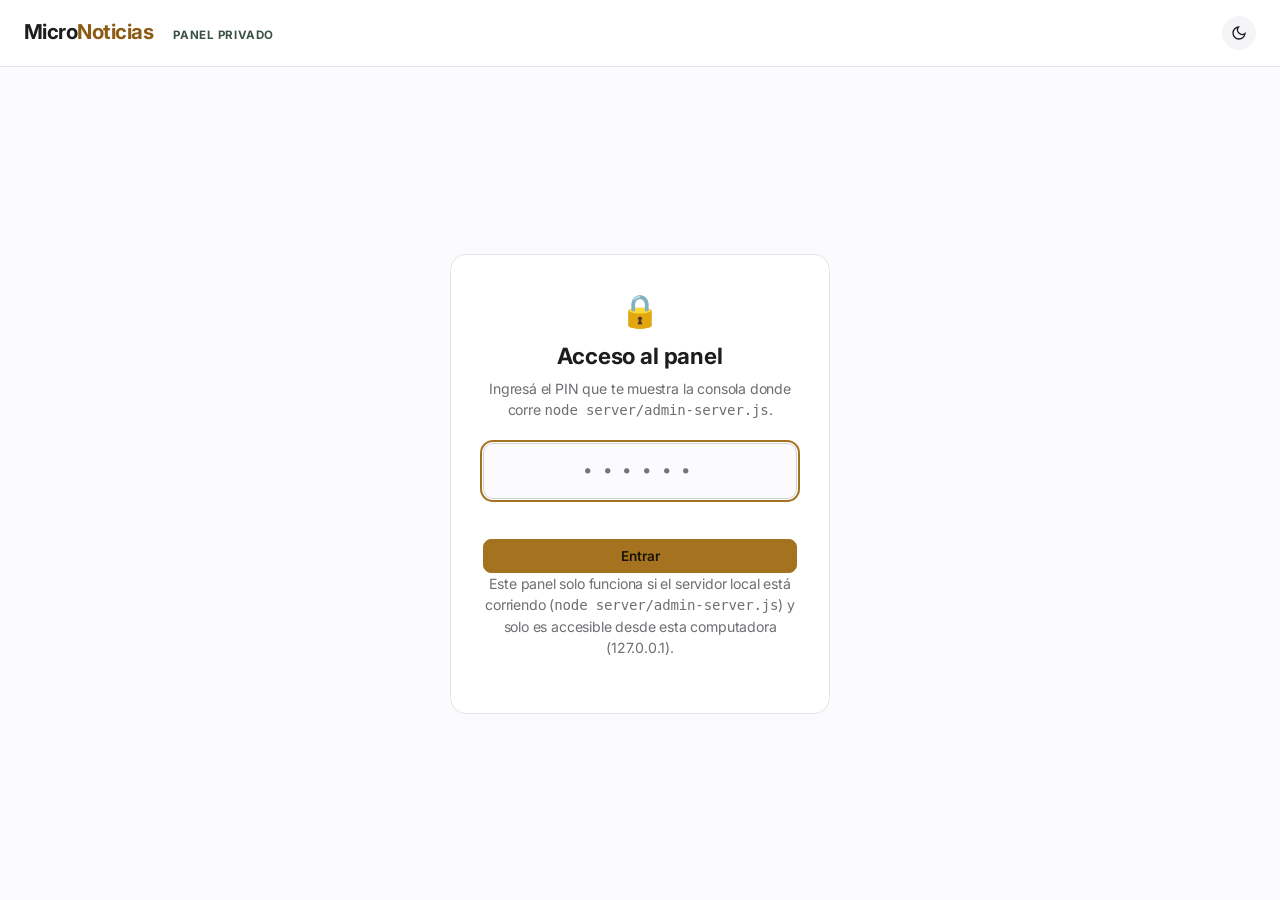
<file: admin/index.html>
<!doctype html>
<html lang="es">
<head>
<meta charset="UTF-8">
<meta name="viewport" content="width=device-width, initial-scale=1">
<title>Panel de administración — Micro Noticias</title>
<meta name="robots" content="noindex, nofollow">
<link rel="icon" href="data:image/svg+xml,<svg xmlns=%22http://www.w3.org/2000/svg%22 viewBox=%220 0 100 100%22><text y=%22.9em%22 font-size=%2290%22>🔒</text></svg>">
<script>
  (function () {
    try {
      var saved = localStorage.getItem('mn-theme');
      var theme = saved || (window.matchMedia('(prefers-color-scheme: dark)').matches ? 'dark' : 'light');
      document.documentElement.setAttribute('data-theme', theme);
    } catch (e) {}
  })();
</script>
<link rel="stylesheet" href="../css/styles.css">
<link rel="stylesheet" href="admin.css">
</head>
<body>
<div class="admin-shell">

  <header class="admin-header">
    <a class="brand" href="../index.html">
      <span class="brand__mark">Micro<span>Noticias</span></span>
      <span class="pill">Panel privado</span>
    </a>
    <div class="admin-header__right">
      <button class="theme-toggle" type="button" aria-label="Cambiar tema">
        <svg class="icon-moon" viewBox="0 0 24 24" fill="none" stroke="currentColor" stroke-width="2"><path d="M21 12.79A9 9 0 1111.21 3 7 7 0 0021 12.79z"/></svg>
        <svg class="icon-sun" viewBox="0 0 24 24" fill="none" stroke="currentColor" stroke-width="2"><circle cx="12" cy="12" r="4"/><path d="M12 2v2M12 20v2M4.93 4.93l1.41 1.41M17.66 17.66l1.41 1.41M2 12h2M20 12h2M6.34 17.66l-1.41 1.41M19.07 4.93l-1.41 1.41"/></svg>
      </button>
      <button class="btn-plain" id="btn-logout" type="button" style="display:none;">Cerrar sesión</button>
    </div>
  </header>

  <!-- Login screen: shown until a valid PIN is confirmed against the local admin server -->
  <section class="login-screen" id="login-screen">
    <div class="login-card">
      <div style="font-size:2rem;">🔒</div>
      <h1>Acceso al panel</h1>
      <p>Ingresá el PIN que te muestra la consola donde corre <code>node server/admin-server.js</code>.</p>
      <form id="login-form" autocomplete="off">
        <input type="password" inputmode="numeric" pattern="[0-9]*" maxlength="6" id="pin-input" placeholder="••••••" aria-label="PIN de acceso" autofocus>
        <div class="login-error" id="login-error"></div>
        <button type="submit" class="btn-plain btn-primary" style="width:100%;">Entrar</button>
      </form>
      <p class="login-hint">Este panel solo funciona si el servidor local está corriendo (<code>node server/admin-server.js</code>) y solo es accesible desde esta computadora (127.0.0.1).</p>
    </div>
  </section>

  <!-- Dashboard: hidden until login succeeds -->
  <div class="admin-main" id="admin-main" style="display:none;">
    <aside class="notes-panel">
      <div class="notes-panel__head">
        <h2 class="section-title" style="font-size:1rem;">Notas</h2>
        <button class="btn-plain" id="btn-new" type="button">+ Nueva</button>
      </div>
      <div class="status-tabs">
        <button data-status="all" class="active" type="button">Todas</button>
        <button data-status="draft" type="button">Borradores</button>
        <button data-status="published" type="button">Publicadas</button>
      </div>
      <div id="note-list"></div>
    </aside>

    <section class="editor-panel">
      <div class="form-msg" id="form-msg"></div>

      <div class="editor-grid">
        <form id="note-form" autocomplete="off">
          <input type="hidden" id="note-id">

          <div class="field">
            <label for="f-title">Título</label>
            <input id="f-title" maxlength="200" required>
          </div>

          <div class="field">
            <label for="f-keyword">Palabra clave objetivo (SEO)</label>
            <input id="f-keyword" maxlength="80" placeholder="ej. productos importados">
            <div class="field-hint">La frase por la que querés que esta nota aparezca en Google. Habilita el análisis de abajo.</div>
          </div>

          <div class="field-row">
            <div class="field">
              <label for="f-category">Categoría</label>
              <select id="f-category" required>
                <option value="Microeconomía">Microeconomía</option>
                <option value="Comercio Exterior">Comercio Exterior</option>
                <option value="Aranceles">Aranceles</option>
                <option value="Mercado Local">Mercado Local</option>
                <option value="Análisis">Análisis</option>
              </select>
            </div>
            <div class="field">
              <label for="f-author">Autor</label>
              <input id="f-author" maxlength="100" placeholder="Redacción Micro Noticias">
            </div>
          </div>

          <div class="field">
            <label for="f-excerpt">Bajada / resumen</label>
            <textarea id="f-excerpt" rows="2" maxlength="400" required></textarea>
            <div class="char-count" id="excerpt-count">0 / 400</div>
          </div>

          <div class="field-row">
            <div class="field">
              <label for="f-cover">Imagen de portada (URL)</label>
              <input id="f-cover" type="url" placeholder="https://...">
            </div>
            <div class="field">
              <label for="f-read">Minutos de lectura</label>
              <input id="f-read" type="number" min="1" max="60" placeholder="Auto">
            </div>
          </div>

          <div class="field">
            <label for="f-body">Cuerpo de la nota (markdown simple: ## títulos, **negrita**, *cursiva*, listas, &gt; citas, [links](url))</label>
            <textarea id="f-body" rows="16" maxlength="20000" required></textarea>
            <div class="char-count" id="body-count">0 / 20000</div>
          </div>

          <div class="form-actions">
            <button type="submit" class="btn-plain btn-primary" id="btn-save">Guardar borrador</button>
            <button type="button" class="btn-plain" id="btn-publish">Aprobar y publicar</button>
            <button type="button" class="btn-plain" id="btn-unpublish" style="display:none;">Despublicar</button>
            <button type="button" class="btn-plain btn-danger" id="btn-delete" style="display:none;">Eliminar</button>
          </div>

          <div class="seo-panel">
            <div class="seo-panel__head">
              <div class="seo-score" id="seo-score">--</div>
              <div>
                <p class="seo-panel__title">Análisis SEO</p>
                <p class="seo-panel__subtitle">Se recalcula solo, mientras escribís. No usa IA ni se conecta a internet.</p>
              </div>
            </div>
            <div class="seo-checks" id="seo-checks"></div>

            <div class="seo-plan" id="seo-plan"></div>
          </div>
        </form>

        <div class="preview-panel">
          <div class="preview-panel__label">Vista previa</div>
          <div class="article__eyebrow"><span class="badge" id="pv-badge">📊 Microeconomía</span></div>
          <h1 class="article__title" id="pv-title" style="font-size:1.7rem;">Título de la nota</h1>
          <p class="article__excerpt" id="pv-excerpt" style="font-size:1rem;">La bajada aparece acá.</p>
          <div class="meta-line"><span id="pv-author">Redacción</span><span class="dot"></span><span id="pv-read">4 min de lectura</span></div>
          <div class="article__media" id="pv-media" style="display:none;"><img id="pv-img" alt=""></div>
          <div class="article__body" id="pv-body"></div>
        </div>
      </div>
    </section>
  </div>
</div>

<script src="../js/markdown.js"></script>
<script src="../js/theme.js"></script>
<script src="seo.js"></script>
<script src="admin.js"></script>
</body>
</html>
</file>
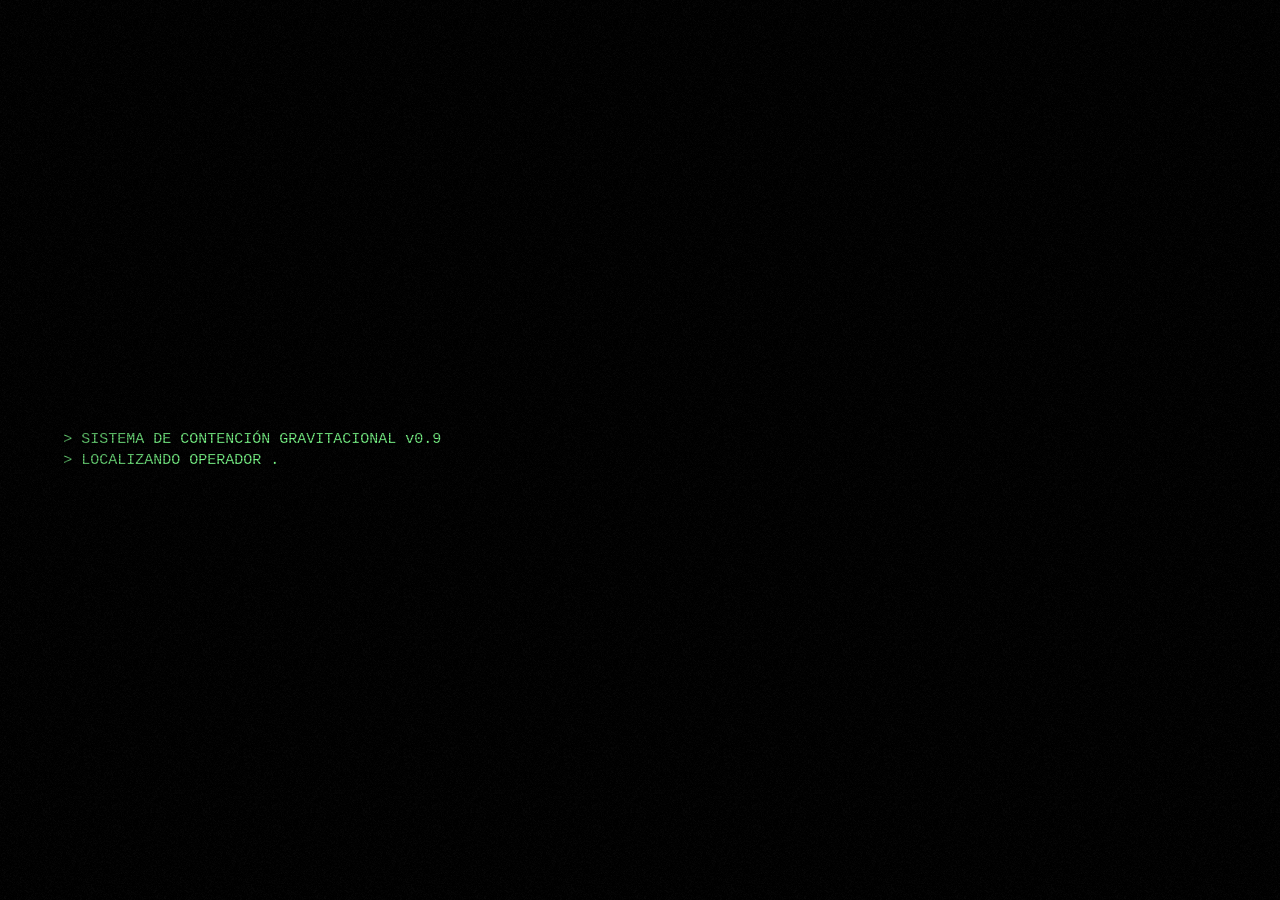
<file: curva/index.html>
<!doctype html>
<html lang="es">
<head>
<meta charset="utf-8">
<meta name="viewport" content="width=device-width,initial-scale=1,maximum-scale=1,user-scalable=no,viewport-fit=cover">
<meta name="theme-color" content="#020603">
<meta name="description" content="CURVA — juego educativo de ciencia ficción sobre la gravedad, la ecuación de Einstein y lo que la naturaleza no permite construir.">
<title>CURVA</title>
<link rel="icon" href="data:image/svg+xml,%3Csvg xmlns='http://www.w3.org/2000/svg' viewBox='0 0 64 64'%3E%3Crect width='64' height='64' fill='%23020603'/%3E%3Ccircle cx='32' cy='32' r='22' fill='none' stroke='%237dff8c' stroke-width='3'/%3E%3Ccircle cx='32' cy='32' r='9' fill='%23000' stroke='%23ff8a2a' stroke-width='3'/%3E%3C/svg%3E">
<style>
:root{
  --bg:#020603;--ph:#7dff8c;--ph2:#c4ffcb;--dim:#3f8a4b;--deep:#0b1f0f;--or:#ff8a2a;--or2:#ffc27a;--wh:#eaffea;
  --mono:ui-monospace,"SFMono-Regular","Cascadia Mono","Roboto Mono",Consolas,"Liberation Mono",Menlo,"Courier New",monospace;
  --sans:"Helvetica Neue",Helvetica,Arial,"Segoe UI",Roboto,sans-serif;
  --fs:clamp(11px,calc(1.3vmin + 6px),15px);
  --sl:max(12px,env(safe-area-inset-left));--sr:max(12px,env(safe-area-inset-right));
  --st:max(10px,env(safe-area-inset-top));--sb:max(10px,env(safe-area-inset-bottom));
}
*{box-sizing:border-box}
html,body{margin:0;height:100%;background:var(--bg);overflow:hidden;overscroll-behavior:none}
body{color:var(--ph);font:var(--fs)/1.4 var(--mono);-webkit-user-select:none;user-select:none;-webkit-tap-highlight-color:transparent;touch-action:manipulation;-webkit-touch-callout:none;-webkit-text-size-adjust:100%}
button{font:inherit}
#c{position:fixed;inset:0;width:100%;height:100%;display:block;touch-action:none;transition:filter .8s}
body.playing #c{cursor:none}
body.zero #c{filter:saturate(.3) contrast(1.22) brightness(.9)}
.gl{text-shadow:0 0 7px rgba(125,255,140,.5),1px 0 0 rgba(255,70,60,.3),-1px 0 0 rgba(70,170,255,.3)}

/* ---------- HUD ---------- */
#hud{position:fixed;inset:0;pointer-events:none;opacity:0;transition:opacity .5s;z-index:10}
body.hud #hud{opacity:1}
.htl{position:absolute;left:var(--sl);top:var(--st);width:min(44vw,330px)}
.htr{position:absolute;right:var(--sr);top:var(--st);width:min(40vw,250px);text-align:right}
.lbl{font-size:.7em;letter-spacing:.2em;color:var(--dim);margin-top:.55em;white-space:nowrap;overflow:hidden;text-overflow:ellipsis}
.act{font:800 .78em/1.2 var(--sans);letter-spacing:.24em;color:var(--or2);white-space:nowrap}
.proj{font-size:.68em;letter-spacing:.12em;opacity:.85;white-space:nowrap;overflow:hidden;text-overflow:ellipsis}
body.act3 .proj,body.act3 .act{color:var(--or)}
.proj.glitch{color:var(--or);transform:translateX(2px) skewX(-8deg)}
.mass{font:800 clamp(19px,4.4vmin,40px)/1.05 var(--sans);color:var(--wh);font-variant-numeric:tabular-nums;white-space:nowrap}
.mass small{font-size:.42em;color:var(--ph);letter-spacing:.1em}
.goal{font-size:.66em;color:var(--dim);letter-spacing:.1em}
.bar{position:relative;height:6px;background:rgba(125,255,140,.07);border:1px solid rgba(125,255,140,.3);margin-top:4px;overflow:hidden}
.bar i{position:absolute;left:0;top:0;bottom:0;width:0;background:var(--ph);box-shadow:0 0 10px var(--ph)}
.bar b{position:absolute;top:-1px;bottom:-1px;width:1px;background:rgba(255,194,122,.8)}
.bar.en{height:10px}
.bar.en i{background:linear-gradient(90deg,var(--ph),var(--or2) 80%,var(--or))}
.bar.en.full i{animation:pulse .25s steps(2) infinite}
body.over .bar.en i{background:var(--or2);box-shadow:0 0 18px var(--or)}
body.over .enl{color:var(--or);animation:blink .3s steps(2) infinite}
.lvl{font:800 .78em var(--sans);letter-spacing:.24em}
.time{font:800 clamp(19px,4.2vmin,38px)/1.05 var(--sans);color:var(--wh);font-variant-numeric:tabular-nums}
.time.warn{color:var(--or);animation:blink .5s steps(2) infinite}
.pips{display:flex;gap:2px;justify-content:flex-end;min-height:18px}
.pips i{width:12px;height:12px;border:1px solid var(--ph);transform:rotate(45deg);display:block;margin:3px 4px}
.pips i.on{background:var(--ph);box-shadow:0 0 9px var(--ph)}
.pips.fr i{width:9px;height:12px;transform:none;margin:2px;border-color:var(--ph2)}
.pips.fr i.on{background:var(--ph2);box-shadow:0 0 8px var(--ph2)}
.zl{display:none;color:var(--or);font:800 .72em var(--sans);letter-spacing:.2em}
body.zero .zl{display:block;animation:blink 1s steps(2) infinite}
.small{font-size:.68em;color:var(--dim);letter-spacing:.1em}
.comp{font:800 .8em var(--sans);letter-spacing:.14em;color:var(--ph)}
body.act3 .comp{color:var(--or)}
#bPause{pointer-events:auto;margin-top:8px;background:rgba(125,255,140,.06);border:1px solid rgba(125,255,140,.45);color:var(--ph);width:34px;height:30px;cursor:pointer;font-weight:800;letter-spacing:.1em}
#bPause:hover{background:var(--ph);color:#021}
.hcombo{position:absolute;left:50%;top:var(--st);transform:translateX(-50%);text-align:center;opacity:0;transition:opacity .25s;min-width:120px}
.hcombo.on{opacity:1}
#hComboX{display:block;font:900 clamp(24px,5.2vmin,48px)/1 var(--sans);color:var(--or2);text-shadow:0 0 14px rgba(255,138,42,.7)}
#hComboN{font-size:.7em;letter-spacing:.2em}
.hcombo .bar{height:3px;margin:4px auto 0;width:100%}
.hcombo .bar i{background:var(--or2);box-shadow:none}

/* ---------- CODEC ---------- */
#codec{position:fixed;left:var(--sl);bottom:var(--sb);width:min(620px,calc(100vw - 24px));display:flex;gap:10px;padding:8px 10px 9px;background:rgba(1,9,3,.84);border:1px solid rgba(125,255,140,.32);border-left:3px solid var(--ph);opacity:0;transform:translateY(14px);transition:opacity .16s,transform .16s;pointer-events:none;z-index:12}
#codec.on{opacity:1;transform:none}
#codec canvas{flex:0 0 auto;width:52px;height:65px;border:1px solid rgba(125,255,140,.4);image-rendering:pixelated;background:#010}
.cb{flex:1 1 auto;min-width:0}
.ch{display:flex;justify-content:space-between;gap:8px;font-size:.68em;letter-spacing:.16em;color:var(--dim);white-space:nowrap}
.cn{color:var(--ph);font-weight:700;overflow:hidden;text-overflow:ellipsis}
.ct{margin-top:3px;min-height:2.8em;color:var(--ph2);white-space:pre-wrap;word-wrap:break-word}
#codec.typing .ct::after{content:'\258C';animation:blink .5s steps(2) infinite;color:var(--ph)}
#codec.obs{border-left-color:var(--or)}#codec.obs .cn{color:var(--or)}#codec.obs .ct{color:#ffe0c0}
#codec.log{border-left-color:var(--wh);background:rgba(8,12,10,.9)}#codec.log .cn{color:var(--wh)}#codec.log .ct{color:#f2fff2;font-style:italic}
#codec.sys .ct{color:var(--ph);letter-spacing:.06em}
#codec.cut{border-left-color:var(--or);animation:jit .09s steps(2) infinite}
#codec.cut .ct{color:var(--or)}
.cc{display:none;gap:8px;margin-top:6px;align-items:center;flex-wrap:wrap}
#codec.ask .cc{display:flex}
.cc .btn{padding:.45em .8em;font-size:.78em}
.cc .bar{flex:1 1 60px;height:4px;margin:0;min-width:40px}
.cc .bar i{background:var(--or2);box-shadow:none}

/* ---------- TOAST ---------- */
#toast{position:fixed;left:0;right:0;top:27%;text-align:center;pointer-events:none;opacity:0;z-index:11}
#toast.on{animation:toast 1.9s ease-out forwards}
#tMain{font:900 clamp(22px,6.4vmin,60px)/1 var(--sans);letter-spacing:.16em;color:var(--wh);text-shadow:0 0 18px rgba(125,255,140,.6),2px 0 0 rgba(255,60,60,.4),-2px 0 0 rgba(60,160,255,.4)}
#tSub{margin-top:.5em;font-size:.82em;letter-spacing:.24em;color:var(--ph)}
#toast.bad #tMain{color:var(--or2);text-shadow:0 0 22px rgba(255,138,42,.8),3px 0 0 rgba(255,40,40,.5),-3px 0 0 rgba(40,160,255,.5)}
#toast.bad #tSub{color:var(--or)}
#toast.hot #tMain{color:var(--or2)}
@keyframes toast{0%{opacity:0;transform:scale(1.25)}10%{opacity:1;transform:scale(1)}72%{opacity:1}100%{opacity:0;transform:scale(.98)}}

/* ---------- PANTALLAS ---------- */
.scr{position:fixed;inset:0;display:none;flex-direction:column;padding:calc(var(--st) + 10px) var(--sr) calc(var(--sb) + 10px) var(--sl);overflow-x:hidden;overflow-y:auto;z-index:30;touch-action:pan-y;-webkit-overflow-scrolling:touch}
.scr.on{display:flex}
.box{margin:auto;width:min(760px,100%);text-align:center}
.btn{font:700 .84em var(--mono);letter-spacing:.14em;color:var(--ph);background:rgba(125,255,140,.06);border:1px solid var(--ph);padding:.75em 1.25em;cursor:pointer;text-transform:uppercase;pointer-events:auto;transition:background .12s,color .12s}
.btn:hover,.btn:focus-visible{background:var(--ph);color:#021;outline:none}
.btn.or{color:var(--or2);border-color:var(--or);background:rgba(255,138,42,.07)}
.btn.or:hover,.btn.or:focus-visible{background:var(--or);color:#140800}
.btn.big{font-size:1em;padding:.95em 1.6em}
.btn.ghost{border-color:rgba(125,255,140,.35);font-size:.72em}
kbd{font:inherit;font-size:.8em;opacity:.75;border:1px solid currentColor;padding:0 .3em;margin-left:.45em}
.row{display:flex;gap:10px;justify-content:center;flex-wrap:wrap;margin-top:14px}
#boot{background:#000;z-index:35;cursor:pointer}
#boot pre{margin:auto 0 auto 0;padding:0 4vw;font:inherit;color:var(--ph);white-space:pre-wrap;text-align:left;width:100%}
#title{background:radial-gradient(ellipse at 50% 46%,rgba(2,6,3,.05),rgba(2,6,3,.78) 70%)}
.logo{position:relative;display:inline-block;font:900 clamp(58px,18vmin,176px)/.9 var(--sans);letter-spacing:.12em;padding-left:.12em;color:var(--wh);text-shadow:0 0 30px rgba(125,255,140,.45),3px 0 0 rgba(255,60,60,.35),-3px 0 0 rgba(60,160,255,.35)}
.logo::before,.logo::after{content:'CURVA';position:absolute;left:.12em;top:0;overflow:hidden;color:var(--ph)}
.logo::before{clip-path:inset(0 0 62% 0);animation:gl1 3.1s infinite steps(1)}
.logo::after{clip-path:inset(58% 0 0 0);color:var(--or);animation:gl2 2.3s infinite steps(1)}
@keyframes gl1{0%,86%,100%{transform:none;opacity:0}88%{transform:translate(-6px,0);opacity:.9}92%{transform:translate(5px,-2px);opacity:.8}}
@keyframes gl2{0%,78%,100%{transform:none;opacity:0}80%{transform:translate(7px,1px);opacity:.8}84%{transform:translate(-4px,0);opacity:.7}}
.eq{font-size:clamp(14px,2.6vmin,22px);color:var(--ph);margin:.9em 0 .3em;letter-spacing:.06em}
.eq sub{font-size:.62em}
.tag{color:var(--or2);font-style:italic;letter-spacing:.04em}
.how{margin:18px auto 0;max-width:620px;text-align:left;font-size:.8em;color:var(--ph2);border-left:2px solid var(--dim);padding:6px 0 6px 12px;opacity:.92}
.how b{color:var(--wh)}
.how .dec{color:var(--or2)}
.meta{margin-top:14px;font-size:.72em;letter-spacing:.14em;color:var(--dim)}
.meta span{color:var(--ph)}
#card{background:rgba(0,0,0,.62);cursor:pointer;z-index:28}
.cnum{font:800 .95em var(--sans);letter-spacing:.5em;color:var(--or2)}
.cname{font:900 clamp(34px,10vmin,96px)/1 var(--sans);letter-spacing:.1em;color:var(--wh);margin:.15em 0 .25em;text-shadow:0 0 26px rgba(125,255,140,.4),3px 0 0 rgba(255,60,60,.35),-3px 0 0 rgba(60,160,255,.35)}
.cline{font-style:italic;color:var(--ph2)}
.cinfo{margin-top:18px;font-size:.75em;letter-spacing:.2em;color:var(--dim)}
.schem{margin:18px auto 0;max-width:420px;text-align:left;font-size:.8em;border:1px solid rgba(255,138,42,.5);padding:10px 14px;color:var(--or2);display:none}
.schem.on{display:block;animation:jit .12s steps(2) 6}
.schem s{color:var(--dim)}
.cin{animation:cin .7s ease-out both}
@keyframes cin{from{opacity:0;letter-spacing:.6em;filter:blur(6px)}to{opacity:1}}
#pause,#arch{background:rgba(1,6,2,.93)}
h2{font:900 clamp(22px,5vmin,40px)/1.1 var(--sans);letter-spacing:.2em;color:var(--wh);margin:.2em 0 .6em}
h3{font:800 .8em var(--sans);letter-spacing:.24em;color:var(--or2);margin:1.6em 0 .6em;text-align:left}
.log{max-height:38vh;overflow-y:auto;text-align:left;font-size:.8em;border:1px solid rgba(125,255,140,.2);padding:8px 10px;background:rgba(0,0,0,.35);touch-action:pan-y}
.log p{margin:.35em 0}
.log .w{color:var(--dim);letter-spacing:.1em;margin-right:.5em}
.log .x{color:var(--or)}
.facts{text-align:left;font-size:.8em}
.facts div{border-left:2px solid var(--dim);padding:4px 10px;margin:8px 0}
.facts div b{color:var(--wh);display:block;letter-spacing:.08em}
.facts div.no{opacity:.4}
.facts div.frag{border-left-color:var(--wh);font-style:italic;color:var(--ph2)}
#over{background:rgba(3,0,0,.9)}
#over h2{color:var(--or2)}
.oc{display:flex;gap:12px;text-align:left;border:1px solid rgba(125,255,140,.3);border-left:3px solid var(--ph);padding:10px;background:rgba(0,10,3,.8);margin:0 auto;max-width:600px}
.oc canvas{width:60px;height:75px;image-rendering:pixelated;border:1px solid rgba(125,255,140,.4);flex:0 0 auto}
.oc .ct{min-height:3em}
.intf{margin:16px auto 0;max-width:600px;text-align:left;border:1px dashed rgba(255,138,42,.6);padding:10px 12px;color:#ffe0c0;font-size:.86em;opacity:0;transition:opacity .8s}
.intf.on{opacity:1}
.intf b{color:var(--or);letter-spacing:.2em;display:block;margin-bottom:4px;font-size:.85em}
.stats{display:grid;grid-template-columns:repeat(auto-fit,minmax(120px,1fr));gap:8px;margin:18px auto 0;max-width:640px;font-size:.78em;text-align:left}
.stats div{border:1px solid rgba(125,255,140,.2);padding:6px 8px}
.stats span{display:block;color:var(--dim);letter-spacing:.14em;font-size:.82em}
.stats b{color:var(--wh);font:800 1.15em var(--sans)}
.fade-in{opacity:0;transition:opacity 1s}
.fade-in.on{opacity:1}
.fade-in:not(.on) .btn{pointer-events:none}
#fin{background:linear-gradient(180deg,rgba(0,0,0,0) 0%,rgba(0,0,0,.55) 30%,rgba(0,0,0,.88) 100%);z-index:27}
#fin .box{margin:auto auto 0;width:min(720px,100%)}
.rec{text-align:left;font-size:.86em;color:#f2fff2;font-style:italic;border-left:2px solid var(--wh);padding-left:12px;max-height:48vh;overflow-y:auto}
.rec p{margin:.5em 0}
.rec p.dim{color:var(--dim);font-style:normal;letter-spacing:.14em}
.recT{font:800 .8em var(--sans);letter-spacing:.3em;color:var(--wh);text-align:left;margin-bottom:8px}
.say{font-size:1.02em;color:var(--ph2);min-height:3em;text-align:left;border-left:3px solid var(--ph);padding-left:12px}
#bClose{position:relative;overflow:hidden}
#bClose:hover,#bClose:focus-visible{background:rgba(255,138,42,.14);color:var(--or2)}
#bClose i{position:absolute;left:0;top:0;bottom:0;width:0;background:rgba(255,138,42,.45);pointer-events:none}
#bClose span{position:relative}
#end{background:#000;z-index:31}
.eline{font:800 clamp(20px,4.8vmin,40px)/1.3 var(--sans);color:var(--wh);min-height:2.6em;letter-spacing:.02em}
.emsg{margin:22px auto 0;max-width:640px;color:var(--ph2);font-size:.95em;border-top:1px solid rgba(125,255,140,.25);padding-top:16px}
.ekind{font:800 .8em var(--sans);letter-spacing:.34em;color:var(--or2);margin-bottom:14px}
.hint{margin:16px auto 0;max-width:600px;font-size:.78em;text-align:left;color:var(--dim)}
.hint div{margin:3px 0}.hint .ok{color:var(--ph)}
#fade{position:fixed;inset:0;background:#000;opacity:0;pointer-events:none;transition:opacity 1.3s;z-index:29}
#fade.on{opacity:1}

/* ---------- POST (CSS) ---------- */
#vig{position:fixed;inset:0;pointer-events:none;background:radial-gradient(ellipse at 50% 48%,rgba(0,0,0,0) 50%,rgba(0,0,0,.74) 100%);z-index:49}
#scan{position:fixed;inset:0;pointer-events:none;z-index:50;background:repeating-linear-gradient(180deg,rgba(0,0,0,0) 0,rgba(0,0,0,0) 1px,rgba(0,0,0,.36) 2px,rgba(0,0,0,.36) 3px);overflow:hidden}
#scan::after{content:'';position:absolute;left:0;right:0;top:-25vh;height:25vh;background:linear-gradient(180deg,rgba(125,255,140,0),rgba(125,255,140,.04),rgba(125,255,140,0));animation:roll 6.5s linear infinite}
#grain{position:fixed;left:-50%;top:-50%;width:200%;height:200%;pointer-events:none;opacity:.1;z-index:51;animation:grain .45s steps(5) infinite}
#flash{position:fixed;inset:0;pointer-events:none;background:#ffcf9a;opacity:0;z-index:48}
@keyframes roll{to{transform:translateY(150vh)}}
@keyframes grain{0%{transform:translate(0,0)}20%{transform:translate(-6%,4%)}40%{transform:translate(5%,-5%)}60%{transform:translate(-3%,7%)}80%{transform:translate(7%,2%)}100%{transform:translate(0,0)}}
@keyframes blink{50%{opacity:.25}}
@keyframes pulse{50%{filter:brightness(1.8)}}
@keyframes jit{0%{transform:translate(1px,0)}50%{transform:translate(-2px,1px)}100%{transform:translate(1px,-1px)}}

@media (max-width:640px){
  .htl{width:56vw}.htr{width:40vw}
  .hcombo{top:auto;bottom:calc(var(--sb) + 112px)}
  #codec canvas{width:40px;height:50px}
  .ct{min-height:3.9em}
  .how{font-size:.76em}
}
@media (max-height:460px){
  .hcombo{top:var(--st);bottom:auto}
  #codec{width:min(520px,calc(100vw - 24px))}
  .ct{min-height:2.8em}
  .how{display:none}
}
@media (hover:none) and (pointer:coarse){kbd{display:none}}
@media (prefers-reduced-motion:reduce){
  #grain,#scan::after,.logo::before,.logo::after{animation:none}
}
</style>
</head>
<body>
<canvas id="c" aria-label="Campo de juego"></canvas>

<div id="hud" aria-hidden="true">
  <div class="htl gl">
    <div class="act" id="hAct">ACTO I · EL ENCARGO</div>
    <div class="proj" id="hProj">CÁMARA DE GRAVEDAD · PROTOTIPO</div>
    <div class="lbl" id="hMassLbl">MASA ACUMULADA</div>
    <div class="mass"><span id="hMass">0</span><small> KG</small></div>
    <div class="goal">META 10.000.000 KG</div>
    <div class="bar"><i id="hProg"></i><b style="left:20%"></b><b style="left:55%"></b></div>
    <div class="lbl enl" id="hEnLbl">SOBRECARGA GRAVITACIONAL</div>
    <div class="bar en" id="hEnBar"><i id="hEn"></i></div>
  </div>
  <div class="htr gl">
    <div class="lvl" id="hLvl">NIVEL 1</div>
    <div class="time" id="hTime">02:00</div>
    <div class="lbl">INTENTOS DE REALIDAD</div>
    <div class="pips" id="hReal"><i class="on"></i><i class="on"></i><i class="on"></i></div>
    <div class="zl">REALIDAD CERO</div>
    <div class="lbl">GRABACIÓN</div>
    <div class="pips fr" id="hFrag"><i></i><i></i><i></i><i></i><i></i></div>
    <div class="lbl" id="hCompLbl">POTENCIADORES</div>
    <div class="comp" id="hComp">0 / 4</div>
    <div class="small" id="hKappa">κ 0.00 · 84 BPM</div>
    <button id="bPause" type="button" aria-label="Pausa">II</button>
  </div>
  <div class="hcombo gl" id="hCombo"><span id="hComboX">x2</span><span id="hComboN">COMBO 3</span><div class="bar"><i id="hComboT"></i></div></div>
</div>

<div id="toast" aria-live="polite"><div id="tMain"></div><div id="tSub"></div></div>

<div id="codec" role="status" aria-live="polite">
  <canvas id="pt" width="32" height="40"></canvas>
  <div class="cb">
    <div class="ch"><span class="cn" id="cName">DR. SOLANO</span><span id="cFreq">141.12 MHz</span></div>
    <div class="ct" id="cText"></div>
    <div class="cc">
      <button class="btn" id="bObey" type="button">OBEDECER<kbd>Q</kbd></button>
      <button class="btn or" id="bDoubt" type="button">DUDAR<kbd>E</kbd></button>
      <div class="bar"><i id="cBar"></i></div>
    </div>
  </div>
</div>

<!-- BOOT -->
<div class="scr on" id="boot"><pre id="bootTxt"></pre></div>

<!-- TÍTULO -->
<div class="scr" id="title">
  <div class="box">
    <div class="logo">CURVA</div>
    <div class="eq gl">G<sub>μν</sub> = (8πG / c⁴) · T<sub>μν</sub></div>
    <div class="tag">«Es solo matemática», te dijeron.</div>
    <div class="row" style="margin-top:22px">
      <button class="btn big" id="bStart" type="button">INICIAR ENCARGO</button>
    </div>
    <div class="row">
      <button class="btn ghost" id="bArch" type="button">ARCHIVO</button>
      <button class="btn ghost" id="bSnd" type="button">SONIDO: ON</button>
      <button class="btn ghost" id="bVoice" type="button">VOZ: SINTÉTICA</button>
    </div>
    <div class="how">
      <div><b>Mantené presionado</b> (mouse o dedo) para activar el rayo tractor y agarrar materia.</div>
      <div><b>Arrastrala al centro</b> y soltala <b>dentro del anillo punteado</b>. Si la soltás afuera, perdés un intento de realidad.</div>
      <div class="dec">Ojo clínico: los señuelos brillan igual, pero <b>no curvan el espacio</b> — no tienen anillo de lente y su latido tartamudea.</div>
      <div>3 capturas seguidas = x2 · 5 = x3 · barra llena = <b>Sobrecarga</b> x5.</div>
      <div>El codec no pausa. Respondé con <b>Q</b> (obedecer) o <b>E</b> (dudar), o tocando los botones. <b>P</b> pausa · <b>M</b> silencio.</div>
    </div>
    <div class="meta" id="tMeta"></div>
  </div>
</div>

<!-- TARJETA DE ACTO -->
<div class="scr" id="card">
  <div class="box">
    <div class="cnum cin" id="cNum">ACTO I</div>
    <div class="cname cin" id="cNm">EL ENCARGO</div>
    <div class="cline cin" id="cLine"></div>
    <div class="schem" id="cSchem"></div>
    <div class="cinfo" id="cInfo"></div>
  </div>
</div>

<!-- PAUSA -->
<div class="scr" id="pause">
  <div class="box">
    <h2>PAUSA</h2>
    <h3>REGISTRO DE COMUNICACIONES</h3>
    <div class="log" id="pLog"></div>
    <div class="row">
      <button class="btn big" id="bResume" type="button">CONTINUAR</button>
    </div>
    <div class="row">
      <button class="btn ghost" id="bSnd2" type="button">SONIDO</button>
      <button class="btn ghost" id="bVoice2" type="button">VOZ</button>
      <button class="btn ghost or" id="bQuit" type="button">ABANDONAR</button>
    </div>
  </div>
</div>

<!-- ARCHIVO -->
<div class="scr" id="arch">
  <div class="box">
    <h2>ARCHIVO</h2>
    <div class="meta" id="aMeta"></div>
    <h3>GRABACIONES DE SOLANO</h3>
    <div class="facts" id="aFrags"></div>
    <h3>INTERCEPTACIONES (LO QUE ES VERDAD)</h3>
    <div class="facts" id="aFacts"></div>
    <div class="row"><button class="btn big" id="bArchBack" type="button">VOLVER</button></div>
  </div>
</div>

<!-- GAME OVER -->
<div class="scr" id="over">
  <div class="box">
    <h2>PROYECTO CERRADO</h2>
    <div class="oc"><canvas id="pt2" width="32" height="40"></canvas><div class="cb"><div class="ch"><span class="cn">DR. SOLANO</span><span>141.12 MHz</span></div><div class="ct" id="oText"></div></div></div>
    <div class="intf" id="oIntf"></div>
    <div class="stats fade-in" id="oStats"></div>
    <div class="row fade-in" id="oBtns">
      <button class="btn big" id="bRetry" type="button">REINTENTAR</button>
      <button class="btn ghost" id="bOverTitle" type="button">TÍTULO</button>
    </div>
  </div>
</div>

<!-- FINAL: GRABACIÓN + ELECCIÓN -->
<div class="scr" id="fin">
  <div class="box">
    <div id="finRec" style="display:none">
      <div class="recT">GRABACIÓN COMPLETA · RECONSTRUIDA 5/5</div>
      <div class="rec" id="recBody"></div>
      <div class="row"><button class="btn ghost" id="bRecSkip" type="button">SALTAR</button></div>
    </div>
    <div id="finChoice" style="display:none">
      <div class="say" id="finSay"></div>
      <div class="row">
        <button class="btn big" id="bOpen" type="button">ABRIR EL AGUJERO</button>
        <button class="btn big or" id="bClose" type="button"><i id="bCloseFill"></i><span>MANTENÉ PARA CERRAR EL AGUJERO</span></button>
      </div>
    </div>
  </div>
</div>

<!-- FINAL -->
<div class="scr" id="end">
  <div class="box">
    <div class="ekind fade-in" id="eKind"></div>
    <div class="eline" id="eLine"></div>
    <div class="emsg fade-in" id="eMsg">La cámara de gravedad de Dragon Ball es imposible no por falta de tecnología, sino porque la naturaleza no lo permite. Entenderlo es más poderoso que imaginarlo.</div>
    <div class="stats fade-in" id="eStats"></div>
    <div class="hint fade-in" id="eHint"></div>
    <div class="row fade-in" id="eBtns">
      <button class="btn big" id="bAgain" type="button">VOLVER A EMPEZAR</button>
      <button class="btn ghost" id="bEndArch" type="button">ARCHIVO</button>
    </div>
  </div>
</div>

<div id="fade"></div>
<div id="flash"></div>
<div id="vig"></div>
<div id="scan"></div>
<div id="grain"></div>

<script>
(() => {
'use strict';

/* =====================================================================
   CURVA — un juego sobre lo que no se puede construir.
   Canvas 2D + Web Audio + JS vanilla. Sin dependencias.
   ===================================================================== */

/* ---------- 0. UTILIDADES ---------- */
const TAU = Math.PI * 2;
const clamp = (v, a, b) => (v < a ? a : v > b ? b : v);
const lerp = (a, b, t) => a + (b - a) * t;
const rand = (a, b) => a + Math.random() * (b - a);
const chance = p => Math.random() < p;
const pick = a => a[(Math.random() * a.length) | 0];
const $ = id => document.getElementById(id);
const fmtKg = n => {
  const s = Math.round(Math.abs(n)).toString().replace(/\B(?=(\d{3})+(?!\d))/g, '.');
  return (n < 0 ? '−' : '') + s;
};
const fmtTime = s => {
  s = Math.max(0, Math.ceil(s));
  return String((s / 60) | 0).padStart(2, '0') + ':' + String(s % 60).padStart(2, '0');
};
const FONT_SANS = '"Helvetica Neue",Helvetica,Arial,sans-serif';
const FONT_MONO = 'ui-monospace,Consolas,"Liberation Mono",Menlo,monospace';

/* ---------- 1. GUARDADO (localStorage, siempre protegido) ---------- */
const store = {
  get(k, d) {
    try { const v = localStorage.getItem('curva.' + k); return v == null ? d : JSON.parse(v); }
    catch (e) { return d; }
  },
  set(k, v) { try { localStorage.setItem('curva.' + k, JSON.stringify(v)); } catch (e) { /* sin almacenamiento */ } }
};
const SAVE = (() => {
  const s = {
    best: Number(store.get('best', 0)) || 0,
    endings: store.get('endings', null),
    frags: Number(store.get('frags', 0)) || 0,
    facts: store.get('facts', null),
    runs: Number(store.get('runs', 0)) || 0,
    settings: store.get('settings', null)
  };
  if (!s.endings || typeof s.endings !== 'object') s.endings = { A: false, B: false };
  if (!Array.isArray(s.facts)) s.facts = [];
  if (!s.settings || typeof s.settings !== 'object') s.settings = {};
  if (typeof s.settings.sound !== 'boolean') s.settings.sound = true;
  if (!['auto', 'beep', 'off'].includes(s.settings.voice)) s.settings.voice = 'auto';
  s.frags = clamp(s.frags | 0, 0, 5);
  return s;
})();
function persist() {
  store.set('best', SAVE.best); store.set('endings', SAVE.endings); store.set('frags', SAVE.frags);
  store.set('facts', SAVE.facts); store.set('runs', SAVE.runs); store.set('settings', SAVE.settings);
}

/* ---------- 2. AUDIO (Web Audio, todo sintetizado) ---------- */
const AU = {
  ctx: null,
  init() {
    if (this.ctx) { if (this.ctx.state === 'suspended' && G.state !== 'paused') this.ctx.resume().catch(() => {}); return; }
    const AC = window.AudioContext || window.webkitAudioContext;
    if (!AC) return;
    try { this.ctx = new AC(); } catch (e) { this.ctx = null; return; }
    const c = this.ctx;
    this.master = c.createGain(); this.master.gain.value = SAVE.settings.sound ? 0.85 : 0;
    const comp = c.createDynamicsCompressor();
    comp.threshold.value = -14; comp.knee.value = 10; comp.ratio.value = 5; comp.attack.value = 0.003; comp.release.value = 0.18;
    this.master.connect(comp); comp.connect(c.destination);
    this.mus = c.createGain(); this.mus.gain.value = 0.5; this.mus.connect(this.master);
    this.sfx = c.createGain(); this.sfx.gain.value = 0.75; this.sfx.connect(this.master);
    this.vox = c.createGain(); this.vox.gain.value = 0.4; this.vox.connect(this.master);
    const n = (c.sampleRate * 2) | 0, b = c.createBuffer(1, n, c.sampleRate), d = b.getChannelData(0);
    for (let i = 0; i < n; i++) d[i] = Math.random() * 2 - 1;
    this.nbuf = b;
    const curve = new Float32Array(256);
    for (let i = 0; i < 256; i++) { const x = i / 128 - 1; curve[i] = Math.tanh(x * 4); }
    this.curve = curve;
    // zumbido del rayo tractor (continuo, se abre y cierra con ganancia)
    this.humG = c.createGain(); this.humG.gain.value = 0;
    this.humF = c.createBiquadFilter(); this.humF.type = 'lowpass'; this.humF.frequency.value = 700; this.humF.Q.value = 4;
    this.humF.connect(this.humG); this.humG.connect(this.sfx);
    this.humO = c.createOscillator(); this.humO.type = 'sawtooth'; this.humO.frequency.value = 62;
    this.humO.connect(this.humF); this.humO.start();
    this.humL = c.createOscillator(); this.humL.frequency.value = 7;
    const lg = c.createGain(); lg.gain.value = 180; this.humL.connect(lg); lg.connect(this.humF.frequency); this.humL.start();
    Music.initPad();
  },
  get t() { return this.ctx ? this.ctx.currentTime : 0; },
  ok() { return !!this.ctx && this.ctx.state === 'running'; },
  osc(type, f, t, dur, v, o = {}) {
    const c = this.ctx;
    const os = c.createOscillator(); os.type = type; os.frequency.setValueAtTime(f, t);
    if (o.f2 != null) os.frequency.exponentialRampToValueAtTime(Math.max(1, o.f2), t + (o.glide || dur));
    const g = c.createGain(); const att = o.att || 0.004;
    g.gain.setValueAtTime(0.0001, t); g.gain.linearRampToValueAtTime(v, t + att);
    g.gain.exponentialRampToValueAtTime(0.0001, t + dur);
    let node = os;
    if (o.shape) { const ws = c.createWaveShaper(); ws.curve = this.curve; node.connect(ws); node = ws; }
    if (o.filt) {
      const bq = c.createBiquadFilter(); bq.type = o.filt[0]; bq.frequency.setValueAtTime(o.filt[1], t);
      if (o.ff2) bq.frequency.exponentialRampToValueAtTime(o.ff2, t + dur);
      bq.Q.value = o.fq || 1; node.connect(bq); node = bq;
    }
    node.connect(g); g.connect(o.bus || this.sfx);
    os.start(t); os.stop(t + dur + 0.05);
  },
  noise(t, dur, v, o = {}) {
    const c = this.ctx;
    const s = c.createBufferSource(); s.buffer = this.nbuf; s.loop = true;
    const bq = c.createBiquadFilter(); bq.type = o.type || 'bandpass'; bq.frequency.setValueAtTime(o.f || 1200, t);
    if (o.f2) bq.frequency.exponentialRampToValueAtTime(o.f2, t + dur);
    bq.Q.value = o.q || 1;
    const g = c.createGain(); g.gain.setValueAtTime(0.0001, t); g.gain.linearRampToValueAtTime(v, t + (o.att || 0.003));
    g.gain.exponentialRampToValueAtTime(0.0001, t + dur);
    s.connect(bq); bq.connect(g); g.connect(o.bus || this.sfx);
    s.start(t, Math.random() * 1.5); s.stop(t + dur + 0.05);
  },
  // --- instrumentos del soundtrack ---
  kick(t, v) { this.osc('sine', 150, t, 0.32, v, { f2: 42, glide: 0.12, bus: this.mus }); this.noise(t, 0.02, v * 0.25, { type: 'highpass', f: 3000, bus: this.mus }); },
  snare(t, v) { this.noise(t, 0.16, v, { f: 1800, q: 0.8, bus: this.mus }); this.osc('triangle', 190, t, 0.09, v * 0.5, { f2: 120, bus: this.mus }); },
  hat(t, v) { this.noise(t, 0.04, v, { type: 'highpass', f: 7500, bus: this.mus }); },
  bass(t, f, d, v) { this.osc('sawtooth', f, t, d, v, { filt: ['lowpass', f * 5], ff2: f * 1.4, fq: 6, bus: this.mus }); },
  arp(t, f, d, v) { this.osc('square', f, t, d, v, { filt: ['bandpass', f * 2], fq: 2, bus: this.mus }); },
  heart(t) { this.osc('sine', 72, t, 0.18, 0.55, { f2: 40, bus: this.mus }); this.osc('sine', 66, t + 0.2, 0.22, 0.4, { f2: 38, bus: this.mus }); },
  // --- efectos ---
  lock() { if (!this.ok()) return; const t = this.t; this.osc('square', 320, t, 0.09, 0.08, { f2: 980, filt: ['lowpass', 2600] }); },
  throwS() { if (!this.ok()) return; this.noise(this.t, 0.22, 0.12, { f: 900, f2: 3200, q: 1.2 }); },
  absorb(norm, step) {
    if (!this.ok()) return; const t = this.t;
    this.osc('sine', 150, t, 0.28, 0.3 + 0.3 * norm, { f2: 45, glide: 0.18 });
    this.noise(t, 0.2, 0.12, { f: 2800, f2: 700, q: 1.4 });
    const sc = [0, 3, 5, 7, 10, 12, 15, 17, 19, 22, 24];
    this.osc('triangle', 330 * Math.pow(2, sc[Math.min(step, sc.length - 1)] / 12), t + 0.01, 0.26, 0.11);
  },
  heavy() {
    if (!this.ok()) return; const t = this.t;
    this.osc('sine', 70, t, 1.1, 0.8, { f2: 26, glide: 0.9 });
    this.noise(t, 0.7, 0.35, { type: 'lowpass', f: 500, f2: 80 });
    this.osc('sawtooth', 55, t, 0.6, 0.14, { shape: true, filt: ['lowpass', 300] });
  },
  combo(tier) { if (!this.ok()) return; const t = this.t, b = tier >= 3 ? 660 : 523; [0, 4, 7, 12].forEach((s, i) => this.osc('triangle', b * Math.pow(2, s / 12), t + i * 0.05, 0.22, 0.11)); },
  comboLost() { if (!this.ok()) return; this.osc('triangle', 440, this.t, 0.35, 0.12, { f2: 170 }); },
  decoy() {
    if (!this.ok()) return; const t = this.t;
    this.noise(t, 0.8, 0.7, { type: 'lowpass', f: 4000, f2: 150, q: 0.7 });
    this.osc('square', 240, t, 0.6, 0.28, { f2: 35, shape: true, filt: ['lowpass', 1200] });
  },
  lose() {
    if (!this.ok()) return; const t = this.t;
    for (let i = 0; i < 7; i++) this.osc('square', rand(200, 1800), t + i * 0.04, 0.05, 0.06);
    this.osc('sine', 320, t + 0.1, 1.2, 0.35, { f2: 50, glide: 1 });
    this.noise(t, 0.5, 0.25, { f: 1500, q: 0.5 });
  },
  over() {
    if (!this.ok()) return; const t = this.t;
    this.osc('sawtooth', 90, t, 1.3, 0.2, { f2: 1400, glide: 1.0, filt: ['lowpass', 3000] });
    [0, 7, 12, 16].forEach(s => this.osc('sawtooth', 220 * Math.pow(2, s / 12), t + 0.2, 1.8, 0.05, { filt: ['lowpass', 1800] }));
  },
  ring() { if (!this.ok()) return; const t = this.t; for (let i = 0; i < 4; i++) this.osc('square', i % 2 ? 1680 : 1260, t + i * 0.07, 0.06, 0.045, { filt: ['bandpass', 1500], fq: 3 }); },
  blip(f) { if (!this.ok()) return; this.osc('square', f, this.t, 0.045, 0.05, { filt: ['bandpass', f * 1.5], fq: 2, bus: this.vox }); },
  stat(d = 0.45) { if (!this.ok()) return; const t = this.t; this.noise(t, d, 0.28, { f: 2000, q: 0.4 }); this.osc('square', 60, t, d, 0.04); },
  power() { if (!this.ok()) return; const t = this.t; [0, 5, 9, 14].forEach((s, i) => this.osc('triangle', 587 * Math.pow(2, s / 12), t + i * 0.06, 0.3, 0.1)); },
  level() {
    if (!this.ok()) return; const t = this.t;
    [0, 3, 7, 10, 14].forEach(s => this.osc('sawtooth', 110 * Math.pow(2, s / 12), t, 2.4, 0.05, { filt: ['lowpass', 900], ff2: 300 }));
    this.noise(t, 1.5, 0.1, { type: 'lowpass', f: 600 });
  },
  tape() { if (!this.ok()) return; const t = this.t; this.noise(t, 0.6, 0.22, { f: 600, f2: 4000, q: 2 }); this.osc('sine', 300, t, 0.6, 0.08, { f2: 900 }); },
  tick() { if (!this.ok()) return; this.osc('square', 1800, this.t, 0.03, 0.05, { filt: ['highpass', 1000] }); },
  choice() { if (!this.ok()) return; const t = this.t; this.osc('square', 880, t, 0.07, 0.06); this.osc('square', 1320, t + 0.07, 0.09, 0.06); },
  boom() { if (!this.ok()) return; const t = this.t; this.osc('sine', 90, t, 3, 1, { f2: 20, glide: 2.5 }); this.noise(t, 2.5, 0.8, { type: 'lowpass', f: 2000, f2: 60, q: 0.5 }); },
  riser(d) { if (!this.ok()) return; const t = this.t; this.osc('sawtooth', 60, t, d, 0.2, { f2: 1600, glide: d, filt: ['lowpass', 2400] }); this.noise(t, d, 0.16, { f: 300, f2: 6000, q: 1 }); },
  implode() { if (!this.ok()) return; const t = this.t; this.osc('sine', 880, t, 3.5, 0.2, { f2: 110, glide: 3 }); this.osc('triangle', 440, t + 0.2, 4, 0.08, { f2: 55, glide: 3.5 }); },
  hum(level) {
    if (!this.ctx) return;
    this.humG.gain.setTargetAtTime(level, this.t, 0.05);
    this.humO.frequency.setTargetAtTime(62 + level * 400, this.t, 0.1);
  },
  setSound(on) { if (this.ctx) this.master.gain.setTargetAtTime(on ? 0.85 : 0, this.t, 0.05); }
};

/* Soundtrack procedural: el BPM sube con la curvatura. */
const Music = {
  on: false, step: 0, next: 0, bpm: 84, target: 84, intensity: 0, over: false, dread: false, timer: null,
  roots: [0, 8, 10, 1],                               // La · Fa · Sol · Si♭ (frigio)
  chords: [[0, 3, 7, 12], [8, 12, 15, 20], [10, 14, 17, 22], [1, 5, 8, 13]],
  base: 55,
  initPad() {
    const c = AU.ctx;
    this.padG = c.createGain(); this.padG.gain.value = 0;
    this.padF = c.createBiquadFilter(); this.padF.type = 'lowpass'; this.padF.frequency.value = 400; this.padF.Q.value = 2;
    this.padF.connect(this.padG); this.padG.connect(AU.mus);
    const det = [-8, 7, 0];
    this.padO = [0, 1, 2].map(i => {
      const o = c.createOscillator(); o.type = i < 2 ? 'sawtooth' : 'triangle';
      o.frequency.value = this.base * (i < 2 ? 2 : 1); o.detune.value = det[i]; o.connect(this.padF); o.start(); return o;
    });
  },
  start() {
    if (!AU.ctx || this.on) return;
    this.on = true; this.next = AU.ctx.currentTime + 0.1; this.step = 0;
    this.timer = setInterval(() => this.tick(), 25);
    this.padG.gain.cancelScheduledValues(AU.t);
    this.padG.gain.setTargetAtTime(0.11, AU.t, 1.2);
  },
  stop(fade = 0.5) {
    if (this.timer) clearInterval(this.timer);
    this.timer = null; this.on = false;
    if (AU.ctx) { this.padG.gain.cancelScheduledValues(AU.t); this.padG.gain.setTargetAtTime(0, AU.t, fade); }
  },
  tick() {
    const c = AU.ctx;
    if (!c || !this.on || c.state !== 'running') return;
    if (this.next < c.currentTime - 0.05) this.next = c.currentTime + 0.02;
    this.bpm += (this.target - this.bpm) * 0.04;
    while (this.next < c.currentTime + 0.12) {
      this.play(this.step, this.next);
      this.next += 60 / this.bpm / 4;
      this.step = (this.step + 1) % 64;
    }
  },
  f(semi, oct) { return this.base * Math.pow(2, semi / 12 + oct); },
  play(s, t) {
    const I = this.intensity, st = s % 16, bar = (s / 16) | 0, root = this.roots[bar], ch = this.chords[bar];
    if (st === 0) {
      const fr = this.f(root, 1);
      this.padO[0].frequency.setTargetAtTime(fr, t, 0.3);
      this.padO[1].frequency.setTargetAtTime(fr * 1.498, t, 0.3);
      this.padO[2].frequency.setTargetAtTime(fr / 2, t, 0.3);
      this.padF.frequency.setTargetAtTime(260 + 1500 * I + (this.over ? 1400 : 0), t, 0.5);
    }
    const kickHit = st % 4 === 0 || (I > 0.55 && st === 14) || (this.over && st % 4 === 2);
    if (kickHit) {
      AU.kick(t, st % 4 === 0 ? 0.7 : 0.4);
      if (st % 4 === 0) { this.padG.gain.setValueAtTime(0.04, t); this.padG.gain.setTargetAtTime(0.11, t + 0.02, 0.12); }
    }
    if (I > 0.18 && (st === 4 || st === 12)) AU.snare(t, 0.22 + 0.2 * I);
    if (st % 2 === 0) AU.hat(t, 0.05 + 0.04 * I); else if (I > 0.35 || this.over) AU.hat(t, 0.025 + 0.03 * I);
    if (st % 2 === 0 || I > 0.62) {
      const pat = [0, 0, 12, 0, 0, 7, 12, 10];
      AU.bass(t, this.f(root + pat[(st >> 1) & 7], 0), 60 / this.bpm / 4 * 1.7, 0.16 + 0.08 * I);
    }
    const arpOn = I > 0.1 || this.over;
    if (arpOn && (this.over || I > 0.7 || st % 2 === 0)) {
      const idx = (this.over ? s : s >> 1) % 4;
      AU.arp(t, this.f(ch[idx], this.over ? 3 : 2), 0.09, 0.03 + 0.03 * I);
    }
    if (this.dread && (st === 0 || st === 8)) AU.heart(t);
  }
};

/* ---------- 3. VOZ SINTÉTICA (speechSynthesis si hay voz en español; si no, pitidos) ---------- */
const Voice = {
  ok: typeof window.speechSynthesis !== 'undefined' && typeof window.SpeechSynthesisUtterance !== 'undefined',
  v: null, token: 0,
  init() {
    if (!this.ok) return;
    const load = () => {
      try {
        const vs = window.speechSynthesis.getVoices() || [];
        const pref = ['es-ar', 'es-419', 'es-mx', 'es-us', 'es-es', 'es'];
        let best = null;
        for (const p of pref) {
          best = vs.find(v => v.lang && v.lang.replace('_', '-').toLowerCase().startsWith(p));
          if (best) break;
        }
        this.v = best || null;
      } catch (e) { this.v = null; }
    };
    load();
    try { window.speechSynthesis.addEventListener('voiceschanged', load); }
    catch (e) { try { window.speechSynthesis.onvoiceschanged = load; } catch (_) { /* nada */ } }
  },
  mode() {
    const m = SAVE.settings.voice;
    if (m === 'off') return 'off';
    if (m === 'auto' && this.ok && this.v) return 'tts';
    return 'beep';
  },
  unlock() {
    if (!this.ok) return;
    try { const u = new SpeechSynthesisUtterance(' '); u.volume = 0; window.speechSynthesis.speak(u); } catch (e) { /* nada */ }
  },
  speak(text, o, onend) {
    if (!this.ok || !this.v) return false;
    try {
      const ss = window.speechSynthesis;
      if (ss.speaking || ss.pending) ss.cancel();
      const u = new SpeechSynthesisUtterance(text);
      u.voice = this.v; u.lang = this.v.lang; u.pitch = o.pitch || 1; u.rate = o.rate || 1;
      u.volume = SAVE.settings.sound ? 0.95 : 0;
      const tk = ++this.token;
      const done = () => { if (tk === this.token && onend) onend(); };
      u.onend = done; u.onerror = done;
      ss.speak(u);
      return true;
    } catch (e) { return false; }
  },
  cancel() {
    if (!this.ok) return;
    this.token++;
    try { const ss = window.speechSynthesis; if (ss.speaking || ss.pending) ss.cancel(); } catch (e) { /* nada */ }
  }
};
function speakable(s) {
  return s.replace(/…/g, ' ').replace(/—/g, ', ').replace(/·/g, ', ').replace(/[«»"]/g, '').replace(/\s+/g, ' ').trim();
}

/* ---------- 4. GUION ---------- */
const META = 1e7;
const LEVELS = [
  { target: 2.0e6, time: 120, spawn: 0.95, speed: 1.0, max: 13, decoy: 0.11, massMul: 1.0, zone: 34, heavy: 0.10, homing: false, combo: 4.6 },
  { target: 5.5e6, time: 110, spawn: 0.80, speed: 1.3, max: 15, decoy: 0.18, massMul: 1.5, zone: 29, heavy: 0.14, homing: true, combo: 4.0 },
  { target: 1.0e7, time: 100, spawn: 0.68, speed: 1.6, max: 17, decoy: 0.24, massMul: 2.0, zone: 25, heavy: 0.18, homing: true, combo: 3.5 }
];
const ACTS = [
  { num: 'ACTO I', name: 'EL ENCARGO', line: 'Te dijeron que era solo matemática.' },
  { num: 'ACTO II', name: 'LA GRIETA', line: 'Lo que creés saber está incompleto.' },
  { num: 'ACTO III', name: 'LA VERDAD', line: 'Los potenciadores nunca fueron potenciadores.' },
  { num: 'ACTO IV', name: 'LA ELECCIÓN', line: 'La naturaleza no negocia. Vos, sí.' }
];
const POWERS = {
  field: { fake: 'ESTABILIZADOR DE CAMPO', real: 'CARCASA DE CONTENCIÓN', desc: 'ANILLO +40%', icon: 'E' },
  lens: { fake: 'LENTE DE CURVATURA', real: 'FOCO DE IMPLOSIÓN', desc: 'RAYO AMPLIADO', icon: 'L' },
  cond: { fake: 'CONDENSADOR', real: 'DETONADOR', desc: '+50% SOBRECARGA', icon: 'C' },
  clock: { fake: 'ANCLA TEMPORAL', real: 'TEMPORIZADOR DE CARGA', desc: '+12 S', icon: 'T' }
};
const POWER_ORDER = ['field', 'cond', 'lens', 'clock'];

const SPEAKERS = {
  solano: { name: 'DR. SOLANO', freq: '141.12 MHz', pitch: 0.62, rate: 1.04, blip: [150, 200] },
  obs: { name: 'INTERCEPTADO · CANAL ENEMIGO', freq: '??.?? MHz', pitch: 1.25, rate: 1.1, blip: [430, 560] },
  sys: { name: 'CÁMARA-01', freq: 'SISTEMA', pitch: 1, rate: 1, blip: [900, 1000], noTTS: true },
  log: { name: 'GRABACIÓN', freq: 'CINTA', pitch: 0.45, rate: 0.9, blip: [110, 150] }
};

/* Interceptaciones: datos reales. Se guardan en el ARCHIVO cuando llegan completas. */
const FACTS = {
  G: { t: 'La constante G', x: 'G = 6,674 × 10⁻¹¹ N·m²/kg². Es tan chica que hace falta un planeta entero para que sientas tu propio peso.' },
  weak: { t: 'La fuerza más débil', x: 'Entre dos protones, la repulsión eléctrica es unas 10³⁶ veces más fuerte que su atracción gravitatoria. Un imán de heladera le gana a la Tierra entera.' },
  lens: { t: 'Si no curva, no es masa', x: 'Toda masa curva el espacio y desvía la luz: eso es una lente gravitacional. Algo que brilla pero no curva nada no tiene la masa que aparenta.' },
  tiny: { t: 'La cuenta que Solano no muestra', x: '10⁷ kg a un metro producen una aceleración de 0,00007 g. Una «cámara» así no levantaría ni una pluma.' },
  equiv: { t: 'Principio de equivalencia', x: 'Localmente, gravedad y aceleración son indistinguibles. La única «gravedad artificial» posible en una sala es acelerarla: una centrífuga o un cohete.' },
  tmunu: { t: 'El tensor T_μν', x: 'En G_μν = (8πG/c⁴)·T_μν, el lado derecho no es solo masa: incluye energía, presión y flujo de momento. Todo lo que tiene energía, gravita.' },
  coupling: { t: '8πG/c⁴', x: 'El factor que convierte energía en curvatura vale unos 2 × 10⁻⁴³ en unidades del SI. Por eso curvar el espacio de forma notable exige masas astronómicas.' },
  everest: { t: 'Cien g', x: 'Para 100 g a diez metros harían falta unos 1,5 × 10¹⁵ kg concentrados en un punto: más que el monte Everest. Ocho ceros más que tu meta.' },
  schw: { t: 'Radio de Schwarzschild', x: 'Para que 10⁷ kg formen un agujero negro habría que comprimirlos a unos 1,5 × 10⁻²⁰ m: decenas de miles de veces más chico que un protón.' },
  hawking: { t: 'Radiación de Hawking', x: 'Un agujero negro tan chico no es estable: se evapora emitiendo radiación, cada vez más rápido. Uno de 10⁷ kg duraría alrededor de un día.' },
  emc2: { t: 'E = mc²', x: '10⁷ kg equivalen a 9 × 10²³ J: más o menos 1.500 años de toda la energía que consume la humanidad.' },
  casimir: { t: 'Energía negativa', x: 'Un agujero de gusano atravesable necesitaría «materia exótica» de energía negativa. Solo se conocen trazas (efecto Casimir), nunca en la escala necesaria.' }
};

/* Los 5 fragmentos de la grabación de Solano (se liberan al absorber partículas raras). */
const LOGS = [
  'Registro 0412. La cámara de gravedad es una fachada. Los inversores quieren ver a alguien entrenar a cien g. No saben qué están pagando.',
  'Registro 0419. Rehice las cuentas. Diez millones de kilos a un metro: menos de una diezmilésima de g. La cámara nunca fue posible. Nunca.',
  'Registro 0433. No necesito curvar una sala. Necesito comprimir. Todo en un punto, decenas de miles de veces más chico que un protón.',
  'Registro 0440. Que el operador no lo sepa. Llamemos «potenciadores» a los componentes. Un chico con buen pulso arma lo que un ejército no se animaría.',
  'Registro 0451. Si alguien escucha esto: la secuencia se puede invertir. Si el operador duda, el campo no cierra. Yo no pude dudar. Ojalá vos sí.'
];

const L = (who, text, extra) => Object.assign({ who, text }, extra || {});

const INTRO = [
  L('solano', 'Curva, ¿me recibís? Soy el doctor Solano. Te contraté para una sola cosa: demostrar que una cámara de gravedad es posible.', { prio: 2 }),
  L('solano', 'Mantené presionado: ese es tu rayo tractor. Agarrá materia y arrastrala hacia el centro.', { prio: 2 }),
  L('solano', 'Soltala dentro del anillo punteado. Afuera, el rayo la pierde. Y perder materia es perder realidad.', { prio: 2 }),
  L('solano', 'Esta es la ecuación de Einstein: G_μν = 8πG/c⁴ · T_μν. Es solo matemática. Masa adentro, curvatura afuera.', {
    prio: 1, speak: 'Esta es la ecuación de Einstein. Ge mu nu, igual a ocho pi Ge sobre ce a la cuarta, por te mu nu. Es solo matemática. Masa adentro, curvatura afuera.'
  })
];

const LEVEL_START = [
  [],
  [
    L('solano', 'Fase dos. Más rápido, menos tiempo. No mires los números: mirá la materia.', { prio: 2 }),
    L('obs', '…Curva, pedile a Solano la cuenta. Diez millones de kilos a un metro dan 0,00007 g. Su cámara no levantaría ni una pluma…', {
      prio: 1, fact: 'tiny', speak: 'Curva, pedile a Solano la cuenta. Diez millones de kilos a un metro dan cero coma cero cero cero cero siete ge. Su cámara no levantaría ni una pluma.'
    }),
    L('solano', 'Propaganda de la competencia. Seguí juntando.', { prio: 1 })
  ],
  [
    L('sys', 'ARMA-01 EN LÍNEA. COMPONENTES INSTALADOS: {comp}/4. CARGA: {mass} KG.', { prio: 2 }),
    L('solano', 'Sí. Ya lo sabés. No cambia nada: la masa tiene que llegar al centro.', { prio: 2 }),
    L('obs', 'Curva, no somos el enemigo. Diez millones de kilos comprimidos en un punto son un agujero negro de 10⁻²⁰ metros.', {
      prio: 1, fact: 'schw', speak: 'Curva, no somos el enemigo. Diez millones de kilos comprimidos en un punto son un agujero negro de diez a la menos veinte metros.'
    })
  ]
];

const AMBIENT = [
  [
    L('solano', 'Cada kilo que entra dobla un poco la geometría. No lo vas a notar. Todavía.'),
    L('sys', 'CURVATURA EN ASCENSO. CÁMARA-01 DENTRO DE PARÁMETROS.'),
    L('solano', 'Pensá en una sala donde cada paso pese cien veces más. Eso estamos construyendo.'),
    L('obs', '…el factor 8πG/c⁴ vale 2×10⁻⁴³. Para curvar algo en serio hace falta una estrella, no una sala…', {
      fact: 'coupling', speak: 'el factor ocho pi Ge sobre ce a la cuarta vale dos por diez a la menos cuarenta y tres. Para curvar algo en serio hace falta una estrella, no una sala.'
    }),
    L('solano', 'Los inversores miran en vivo. Que no te vean dudar.')
  ],
  [
    L('obs', '…principio de equivalencia: la única «gravedad» que podés fabricar en una sala es aceleración. Una centrífuga. No una masa…', { fact: 'equiv' }),
    L('solano', '¿Sabés qué es la duda, Curva? Fricción. Y la fricción hace perder masa.'),
    L('obs', '…el tensor T_μν: no solo la masa curva el espacio. También la energía y la presión. Todo lo que tiene energía, gravita…', {
      fact: 'tmunu', speak: 'el tensor te mu nu: no solo la masa curva el espacio. También la energía y la presión. Todo lo que tiene energía, gravita.'
    }),
    L('sys', 'ANOMALÍA: SEÑAL NO AUTORIZADA EN 141.12.'),
    L('obs', '…para cien g a diez metros hacen falta 1,5×10¹⁵ kg en un punto: más que el Everest. A tu meta le faltan ocho ceros…', {
      fact: 'everest', speak: 'para cien ge a diez metros hacen falta uno coma cinco por diez a la quince kilos en un punto: más que el Everest. A tu meta le faltan ocho ceros.'
    }),
    L('solano', 'No escuches a esa gente. No entienden lo que es construir algo.')
  ],
  [
    L('obs', '…un agujero negro así de chico no se queda quieto: se evapora por radiación de Hawking. Toda su masa sale como energía…', { fact: 'hawking' }),
    L('solano', 'Un agujero de gusano necesita energía negativa. No te lo dije. Tampoco te dije que no existe.'),
    L('obs', '…la energía negativa solo aparece en trazas: efecto Casimir. Sin ella no hay túnel. Solo colapso…', { fact: 'casimir' }),
    L('obs', '…E = mc²: 9×10²³ joules. Unos mil quinientos años de toda la energía de la humanidad. De golpe…', {
      fact: 'emc2', speak: 'E igual a eme ce al cuadrado: nueve por diez a la veintitrés joules. Unos mil quinientos años de toda la energía de la humanidad. De golpe.'
    }),
    L('solano', 'Los potenciadores eran piezas. Vos las instalaste. Con muy buen pulso.'),
    L('sys', 'SECUENCIA DE COMPRESIÓN: EN ESPERA DE MASA CRÍTICA.')
  ]
];

const ASK_AT = [0.9e6, 1.7e6, 3.0e6, 4.4e6, 6.4e6, 8.0e6, 9.25e6];
const ASKS = [
  'Un poco más de masa, Curva. Solo un poco más. ¿Seguimos?',
  'Necesito un poco más de masa. No preguntes para qué.',
  'Un poco más. Los inversores no esperan. ¿Seguís?',
  'Un poco más de masa y te explico todo. ¿Trato?',
  'Un poco más. Ya no podés volver atrás. ¿O sí?',
  'Un poco más de masa, Curva. Hacelo por mí.',
  'Un poco más. Es la última vez que te lo pido.'
];
const OBEY_REPLY = ['Así me gusta.', 'Buen operador.', 'Sabía que podía contar con vos.', 'Eso. Sin preguntas.'];
const DOUBT_REPLY = ['¿Dudás? No te pago para dudar.', 'La duda es fricción. Te va a costar tiempo.', 'Interesante. Anotado.', 'No vuelvas a hacer eso.'];
const DOUBT_OBS = [
  '…duda registrada. Seguí dudando, Curva. Es lo único que él no puede calcular…',
  '…dos. Él lo nota. Tus dudas desestabilizan su campo…',
  '…tres dudas. Ahora tenés una llave. Falta la grabación completa para saber qué puerta abre…'
];

const LOSE_LINES = {
  drop: 'La soltaste afuera del anillo. Esa materia ya no existe para nosotros.',
  decoy: 'Un señuelo. Tenías que mirar antes de agarrar.',
  time: 'Se acabó el tiempo. Te doy más, pero te lo cobro en realidad.',
  zero: 'Cero intentos, Curva. Un error más y cierro el proyecto.'
};
const CAUSE_TXT = { drop: 'SOLTASTE EL RAYO FUERA DEL ANILLO', decoy: 'UN SEÑUELO TE GOLPEÓ', time: 'SE AGOTÓ EL TIEMPO' };
const INTERF = {
  drop: 'La constante G vale 6,674 × 10⁻¹¹. La gravedad es la fuerza más débil de la naturaleza: casi no sostiene nada. Por eso se te escapó la materia, y por eso nadie puede fabricarla a voluntad.',
  decoy: 'Los señuelos simulaban masa sin curvar el espacio, como la «energía negativa» que haría falta para un agujero de gusano. En la cantidad necesaria, no existe: solo trazas del efecto Casimir.',
  time: 'Para 100 g en una sala harían falta unos 10¹⁵ kg en un punto: más que el monte Everest. No te faltó tiempo. A la idea le faltó ser posible.'
};
const END_LINES = {
  A: 'No pudiste detenerlo. Nadie puede. La naturaleza ya lo decidió.',
  B: 'La verdad no se construye. Se descubre. Y a veces, se destruye.'
};
const FINAL_MSG = 'La cámara de gravedad de Dragon Ball es imposible no por falta de tecnología, sino porque la naturaleza no lo permite. Entenderlo es más poderoso que imaginarlo.';

const DREAMS = [
  ['masa', 'curvatura', '8πG/c⁴', 'T_μν', 'solo matemática', 'cien g'],
  ['¿quién paga?', '0,00007 g', 'fachada', 'dudá', 'mentira', 'un poco más'],
  ['arma', '10⁻²⁰ m', 'E = mc²', 'no negocia', 'un poco más', 'detonador']
];

/* ---------- 5. ESTADO ---------- */
const G = {
  state: 'boot', time: 0, level: 0, mass: 0, attempts: 3, zero: false, combo: 0, bestCombo: 0, comboT: 0,
  energy: 0, over: 0, timeLeft: 0, parts: [], sparks: [], rings: [], texts: [], dreams: [], wells: [],
  coreR: 30, zoneR: 100, corePulse: 0, warpPulse: 0, shake: 0, distort: 0, chroma: 0, flash: 0,
  spawnT: 0, rareT: 0, powerT: 0, dreamT: 0, glitchT: 0, captures: 0, frags: 0, doubts: 0, obeys: 0, silences: 0,
  askIdx: 0, comps: {}, compCount: 0, powerIdx: 0, pw: { field: 0, lens: 0 }, invuln: 0, lastCause: 'drop',
  warnedDrop: false, warnedDecoy: false, levelT: 0, playTime: 0, fails: 0, fin: null, ending: null,
  lastSec: 0, cardAt: 0, pendingLevel: 0, glitchOn: 0
};
let PID = 0;
const kappa = () => clamp(G.mass / META, 0, 1);

function newGame() {
  Object.assign(G, {
    level: 0, mass: 0, attempts: 3, zero: false, combo: 0, bestCombo: 0, comboT: 0, energy: 0, over: 0, timeLeft: LEVELS[0].time,
    parts: [], sparks: [], rings: [], texts: [], dreams: [], wells: [], corePulse: 0, warpPulse: 0, shake: 0, distort: 0,
    chroma: 0, flash: 0, captures: 0, frags: 0, doubts: 0, obeys: 0, silences: 0, askIdx: 0, comps: {}, compCount: 0,
    powerIdx: 0, pw: { field: 0, lens: 0 }, invuln: 0, lastCause: 'drop', warnedDrop: false, warnedDecoy: false,
    levelT: 0, playTime: 0, fails: 0, fin: null, ending: null, lastSec: 0
  });
  Beam.held = null; Beam.active = false;
  SPEAKERS.sys.name = 'CÁMARA-01'; SPEAKERS.obs.name = 'INTERCEPTADO · CANAL ENEMIGO';
  Story.reset(); Codec.clear(); Codec.hist.length = 0; HUD.reset();
  Music.dread = false; Music.intensity = 0; Music.target = 84;
  document.body.classList.remove('zero', 'over', 'act3');
  $('hProj').textContent = 'CÁMARA DE GRAVEDAD · PROTOTIPO';
  $('hMassLbl').textContent = 'MASA ACUMULADA';
  $('hCompLbl').textContent = 'POTENCIADORES';
}

/* ---------- 6. MATERIA ---------- */
function makeShape(n) { const a = []; for (let i = 0; i < n; i++) a.push(rand(0.72, 1.08)); return a; }

function spawn(type, opts) {
  opts = opts || {};
  const m = 3 * U + 10, per = 2 * (W + H);
  let s = Math.random() * per, x, y;
  if (s < W) { x = s; y = -m; }
  else if ((s -= W) < H) { x = W + m; y = s; }
  else if ((s -= H) < W) { x = W - s; y = H + m; }
  else { s -= W; x = -m; y = H - s; }
  const tx = CX + rand(-0.3, 0.3) * W, ty = CY + rand(-0.28, 0.28) * H;
  const dx = tx - x, dy = ty - y, d = Math.hypot(dx, dy) || 1;
  const sp = 18 * U * (opts.slow ? 0.55 : 1);
  const p = {
    id: ++PID, type, x, y, vx: dx / d * sp, vy: dy / d * sp, r: U, mass: 0, state: 'free', t: 0,
    ph: rand(0, TAU), spin: rand(-1.2, 1.2), rot: rand(0, TAU), flk: 1, flkT: 0, shape: null, life: 26,
    lost: 0, noGrab: 0, st: 0, tt: 0, kind: null, disguise: null, nomass: false
  };
  let look = type;
  if (type === 'decoy') { p.disguise = chance(0.55) ? 'dust' : 'rock'; look = p.disguise; }
  if (look === 'dust') { p.r = rand(0.95, 1.35) * U; p.mass = rand(5000, 10000); p.shape = makeShape(7); }
  else if (look === 'rock') { p.r = rand(1.6, 2.2) * U; p.mass = rand(13500, 25000); p.shape = makeShape(9); }
  else if (look === 'heavy') { p.r = rand(2.5, 3.2) * U; p.mass = rand(47000, 94000); p.shape = makeShape(11); }
  else if (type === 'rare') { p.r = 1.7 * U; p.mass = 25000; p.shape = makeShape(8); p.life = 15; }
  else if (type === 'power') { p.r = 2.5 * U; p.kind = opts.kind; p.life = 17; }
  G.parts.push(p);
  return p;
}

function spawnNormal() {
  const Lv = LEVELS[G.level];
  const decoyOK = !(G.level === 0 && G.levelT < 15);
  if (decoyOK && chance(Lv.decoy)) { spawn('decoy'); Story.onDecoy(); return; }
  const r = Math.random();
  if (r < Lv.heavy) spawn('heavy');
  else if (r < Lv.heavy + 0.36) spawn('rock');
  else spawn('dust');
}

const massFactor = p => {
  const look = p.type === 'decoy' ? p.disguise : p.type;
  return look === 'heavy' ? 3 : look === 'rock' ? 1.6 : look === 'rare' ? 1.2 : 1;
};
const absorbR = p => G.coreR * 1.3 + p.r;

function updateParticles(dt, ambient) {
  const Lv = LEVELS[G.level], cruise = 6 * U * Lv.speed, GK = 350 * U * U * U, b = Beam;
  for (const p of G.parts) {
    if (p.state === 'dead') continue;
    p.t += dt; p.rot += p.spin * dt;
    if (p.type === 'decoy') {
      p.flkT -= dt;
      if (p.flkT <= 0) { p.flkT = rand(0.05, 0.17); p.flk = chance(0.32) ? rand(0.05, 0.4) : rand(0.75, 1); }
    }
    const dx = CX - p.x, dy = CY - p.y, r = Math.hypot(dx, dy) || 0.001;
    if (p.state === 'free') {
      const a = GK / Math.max(r * r, 64 * U * U);
      p.vx += dx / r * a * dt; p.vy += dy / r * a * dt;
      const sp = Math.hypot(p.vx, p.vy);
      const onscreen = p.x > 0 && p.x < W && p.y > 0 && p.y < H;
      if (onscreen && r > 20 * U && sp > cruise) { const k = Math.max(cruise / sp, Math.exp(-1.6 * dt)); p.vx *= k; p.vy *= k; }
      if (p.type === 'rare') { p.vx += Math.cos(p.t * 3 + p.ph) * 9 * U * dt; p.vy += Math.sin(p.t * 2.3 + p.ph) * 9 * U * dt; }
      if (p.noGrab > 0) p.noGrab -= dt;
      if (p.lost > 0) { p.lost -= dt; if (p.lost <= 0) { p.state = 'dead'; burst(p.x, p.y, 8, 'or', 0.5); continue; } }
      if (!ambient && p.type === 'decoy' && G.over <= 0 && G.state === 'play') {
        if (Lv.homing && b.active) {
          const ex = b.x - p.x, ey = b.y - p.y, ed = Math.hypot(ex, ey) || 1;
          if (ed < 20 * U) { p.vx += ex / ed * 20 * U * dt; p.vy += ey / ed * 20 * U * dt; }
          if (ed < p.r + 2.2 * U) { decoyHit(p); continue; }
        }
        const h = b.held;
        if (h && Math.hypot(h.x - p.x, h.y - p.y) < h.r + p.r) { decoyHit(p); continue; }
      }
      p.x += p.vx * dt; p.y += p.vy * dt;
      if (r < G.coreR + p.r * 0.4) { absorb(p, ambient ? 'ambient' : 'natural'); continue; }
      const out = p.x < -12 * U || p.x > W + 12 * U || p.y < -12 * U || p.y > H + 12 * U;
      if ((out && p.t > 2.5) || p.t > p.life) {
        p.state = 'dead';
        if (!out && (p.type === 'rare' || p.type === 'power')) burst(p.x, p.y, 10, 'wh', 0.5);
        continue;
      }
    } else if (p.state === 'held') {
      const mf = massFactor(p), k = (G.pw.lens > 0 ? 120 : 75) / mf, c = 2 * Math.sqrt(k) * 0.9;
      p.vx += ((b.x - p.x) * k - p.vx * c) * dt; p.vy += ((b.y - p.y) * k - p.vy * c) * dt;
      p.x += p.vx * dt; p.y += p.vy * dt;
      b.holdTime += dt;
      if (r < absorbR(p)) absorb(p, 'beam');
    } else if (p.state === 'thrown') {
      p.tt += dt;
      const acc = (70 + 160 * p.tt) * U;
      p.vx += dx / r * acc * dt; p.vy += dy / r * acc * dt;
      const vr = (p.vx * dx + p.vy * dy) / r, tx = p.vx - vr * dx / r, ty = p.vy - vr * dy / r, dm = Math.min(1, 5 * dt);
      p.vx -= tx * dm; p.vy -= ty * dm;
      p.x += p.vx * dt; p.y += p.vy * dt;
      if (r < absorbR(p) || p.tt > 2.2) absorb(p, 'beam');
    } else if (p.state === 'sucked') {
      p.st += dt;
      const k = Math.min(1, dt * (4 + p.st * 10));
      p.x += dx * k; p.y += dy * k;
      const sw = dt * 5, nx = p.x - CX, ny = p.y - CY, cs = Math.cos(sw), sn = Math.sin(sw);
      p.x = CX + nx * cs - ny * sn; p.y = CY + nx * sn + ny * cs;
      if (r < G.coreR * 0.9 || p.st > 0.9) absorb(p, p.nomass ? 'finale' : 'over');
    }
  }
  G.parts = G.parts.filter(p => p.state !== 'dead');
}

/* ---------- 7. RAYO TRACTOR ---------- */
const Beam = { active: false, x: 0, y: 0, hasPos: false, vx: 0, vy: 0, held: null, holdTime: 0, pid: null, ptype: 'mouse', everGrab: false };
const captureR = () => (Beam.ptype === 'mouse' ? 7.5 : 10) * U * (G.pw.lens > 0 ? 1.6 : 1);

function nearestFree(x, y, R) {
  let best = null, bd = R;
  for (const p of G.parts) {
    if (p.state !== 'free' || p.noGrab > 0 || p.lost > 0) continue;
    const d = Math.hypot(p.x - x, p.y - y) - p.r * 0.5;
    if (d < bd) { bd = d; best = p; }
  }
  return best;
}
function grab(p) {
  if (p.type === 'decoy') { decoyHit(p); return; }
  p.state = 'held'; Beam.held = p; Beam.holdTime = 0; Beam.everGrab = true;
  AU.lock(); burst(p.x, p.y, 5, 'ph', 0.4);
  Story.onGrab(p);
}
function suck(p) {
  if (p.type === 'decoy') { p.state = 'dead'; burst(p.x, p.y, 12, 'wh', 0.7); floatText(p.x, p.y - 8, 'NEUTRALIZADO', 'ph', 0.8); return; }
  p.state = 'sucked'; p.st = 0;
}
function pressBeam() {
  if (G.state !== 'play') return;
  Beam.active = true;
  if (G.over > 0) return;
  const p = nearestFree(Beam.x, Beam.y, captureR());
  if (p) grab(p);
}
function updateBeam() {
  const b = Beam;
  if (G.over > 0) {
    if (b.held) { suck(b.held); b.held = null; }
    if (b.hasPos) {
      const x1 = CX, y1 = CY, vx = b.x - x1, vy = b.y - y1, L2 = vx * vx + vy * vy || 1, wid = 3.8 * U * (G.pw.lens > 0 ? 1.5 : 1);
      for (const p of G.parts) {
        if (p.state !== 'free' || p.lost > 0) continue;
        const t = clamp(((p.x - x1) * vx + (p.y - y1) * vy) / L2, 0, 1);
        if (Math.hypot(p.x - (x1 + vx * t), p.y - (y1 + vy * t)) < p.r + wid) suck(p);
      }
    }
    AU.hum(0.1);
    return;
  }
  if (b.active) {
    if (!b.held) { const p = nearestFree(b.x, b.y, captureR()); if (p) grab(p); }
    AU.hum(b.held ? (b.held.type === 'heavy' ? 0.09 : 0.06) : 0.025);
  } else AU.hum(0);
}
function releaseBeam() {
  const b = Beam; b.active = false;
  const p = b.held; b.held = null;
  if (!p || G.state !== 'play' || p.state !== 'held') return;
  const d = Math.hypot(p.x - CX, p.y - CY) || 1;
  if (d < G.zoneR) { p.state = 'thrown'; p.tt = 0; AU.throwS(); return; }
  p.state = 'free';
  if (b.holdTime < 0.35) return;                 // toque rápido: se cancela sin castigo
  const ux = (p.x - CX) / d, uy = (p.y - CY) / d;
  p.vx = ux * 20 * U + rand(-3, 3) * U; p.vy = uy * 20 * U + rand(-3, 3) * U;
  p.lost = 1.1; p.noGrab = 5;
  floatText(p.x, p.y - p.r - 10, 'MATERIA PERDIDA', 'or', 0.9);
  if (G.level === 0 && !G.warnedDrop) {
    G.warnedDrop = true; breakCombo('fail'); AU.comboLost();
    toast('ADVERTENCIA', 'SOLTALA DENTRO DEL ANILLO', 2, 'bad');
    Codec.cut();
    Codec.say(L('solano', 'Así no. Afuera del anillo la materia se pierde. La próxima te cuesta realidad.', { prio: 3 }));
    return;
  }
  loseAttempt('drop');
}

/* ---------- 8. REGLAS ---------- */
const comboMult = c => (c >= 5 ? 3 : c >= 3 ? 2 : 1);

function absorb(p, how) {
  p.state = 'dead';
  if (Beam.held === p) Beam.held = null;
  const ang = Math.atan2(p.y - CY, p.x - CX), ex = CX + Math.cos(ang) * G.coreR, ey = CY + Math.sin(ang) * G.coreR;
  if (how === 'ambient') { burst(ex, ey, 4, 'or', 0.4); return; }
  if (how === 'finale') { burst(ex, ey, 10, 'or', 0.8); G.corePulse = Math.min(1, G.corePulse + 0.2); return; }
  if (p.type === 'power') {
    if (how === 'natural') { burst(ex, ey, 8, 'wh', 0.6); return; }
    installPower(p.kind, ex, ey); return;
  }
  if (p.type === 'decoy') { burst(ex, ey, 10, 'wh', 0.6); return; }
  const Lv = LEVELS[G.level];
  let gain = p.mass * Lv.massMul, mult = 1;
  if (how === 'natural') gain *= 0.3;
  else {
    G.combo++; G.comboT = Lv.combo; G.captures++;
    if (G.combo > G.bestCombo) G.bestCombo = G.combo;
    mult = how === 'over' ? 5 : comboMult(G.combo);
  }
  gain *= mult; G.mass += gain;
  const heavy = p.type === 'heavy';
  burst(ex, ey, heavy ? 40 : 14 + (mult > 1 ? 8 : 0), 'or', heavy ? 1.6 : 1);
  ring(CX, CY, heavy ? 'or' : 'ph', G.coreR * (heavy ? 6 : 3.2), heavy ? 0.9 : 0.5);
  G.corePulse = Math.min(1, G.corePulse + (heavy ? 0.9 : 0.35));
  G.warpPulse = Math.min(1.5, G.warpPulse + (heavy ? 0.8 : 0.18));
  if (heavy) { G.shake = Math.min(1, G.shake + 0.55); G.distort = Math.min(1, G.distort + 0.45); G.chroma = Math.min(1, G.chroma + 0.6); AU.heavy(); }
  AU.absorb(clamp(p.mass / 94000, 0, 1), G.combo);
  const col = mult >= 5 ? 'hot' : mult > 1 ? 'or' : 'ph';
  floatText(ex + Math.cos(ang) * 4 * U, ey + Math.sin(ang) * 4 * U - 2 * U, '+' + fmtKg(gain) + ' KG' + (mult > 1 ? '  x' + mult : ''), col, heavy ? 1.35 : 1);
  if (how === 'beam') {
    if (G.over <= 0) {
      G.energy = Math.min(1, G.energy + 0.045 + 0.008 * Math.min(G.combo, 5));
      if (G.energy >= 1) startOvercharge();
    }
    if (G.combo === 3 || G.combo === 5) { AU.combo(G.combo); toast('x' + comboMult(G.combo), G.combo + ' SEGUIDAS', 1, 'hot'); Story.onCombo(G.combo); }
  }
  if (p.type === 'rare') {
    if (how === 'natural') floatText(ex, ey - 3 * U, 'SEÑAL PERDIDA EN EL HORIZONTE', 'dim', 0.8);
    else collectFragment();
  }
  Story.onAbsorb(p, how);
  checkProgress();
}

function breakCombo(reason) {
  const had = G.combo; G.combo = 0; G.comboT = 0;
  if (had >= 3 && reason === 'timeout') {
    AU.comboLost();
    floatText(CX, Math.max(H * 0.22, CY - G.zoneR - 4 * U), 'COMBO PERDIDO', 'or', 0.9);
    if (Codec.active()) Codec.cut();
  }
}

function decoyHit(p) {
  if (p.state === 'dead') return;
  p.state = 'dead';
  if (Beam.held === p) Beam.held = null;
  burst(p.x, p.y, 34, 'or', 1.4); burst(p.x, p.y, 14, 'wh', 1); ring(p.x, p.y, 'or', 16 * U, 0.5);
  G.shake = Math.min(1, G.shake + 0.7); G.distort = Math.min(1, G.distort + 0.55); G.chroma = Math.min(1, G.chroma + 0.8);
  G.flash = Math.max(G.flash, 0.35);
  AU.decoy();
  const loss = Math.min(G.mass, Math.max(20000, G.mass * 0.04));
  G.mass -= loss;
  floatText(p.x, p.y - 12, '−' + fmtKg(loss) + ' KG', 'or', 1.2);
  if (G.level === 0 && !G.warnedDecoy) {
    G.warnedDecoy = true; breakCombo('fail');
    toast('SEÑUELO', 'NO CURVA EL ESPACIO · NO TIENE ANILLO DE LENTE', 2, 'bad');
    Codec.cut();
    Codec.say(L('obs', '…eso era un señuelo. La masa real tiene un anillo de lente fino alrededor y curva la grilla. Los señuelos no, y titilan desparejo…', { prio: 3, fact: 'lens' }));
    return;
  }
  loseAttempt('decoy');
}

function loseAttempt(cause) {
  if (G.state !== 'play') return;
  if (G.invuln > 0 && cause !== 'time') return;
  G.invuln = 1.4; G.lastCause = cause; G.fails++;
  const had = G.combo; G.combo = 0; G.comboT = 0;
  if (had >= 3) AU.comboLost();
  Codec.cut();
  G.flash = Math.max(G.flash, 0.6); G.distort = 1; G.chroma = 1; G.shake = Math.min(1, G.shake + 0.6);
  AU.lose();
  if (G.zero) { gameOver(cause); return; }
  G.attempts--;
  toast('REALIDAD PERDIDA', CAUSE_TXT[cause], 3, 'bad');
  if (G.attempts <= 0) {
    G.attempts = 0; G.zero = true; Music.dread = true;
    document.body.classList.add('zero');
    Codec.say(L('solano', LOSE_LINES.zero, { prio: 3 }));
  } else Codec.say(L('solano', LOSE_LINES[cause], { prio: 3 }));
}

function startOvercharge() {
  if (G.over > 0 || G.state !== 'play') return;
  G.over = 5; G.energy = 1;
  document.body.classList.add('over');
  toast('SOBRECARGA', 'x5 · BARRÉ CON EL RAYO', 2, 'hot');
  AU.over(); G.flash = Math.max(G.flash, 0.4); G.chroma = Math.min(1, G.chroma + 0.6);
  Story.onOvercharge();
  if (Beam.held) { suck(Beam.held); Beam.held = null; }
  G.spawnT = 0.1;
}
function endOvercharge() { G.over = 0; G.energy = 0; document.body.classList.remove('over'); }

function installPower(kind, x, y) {
  const P = POWERS[kind];
  G.comps[kind] = (G.comps[kind] || 0) + 1;
  G.compCount = Object.keys(G.comps).length;
  if (kind === 'field') G.pw.field = 15;
  else if (kind === 'lens') G.pw.lens = 15;
  else if (kind === 'cond') G.energy = Math.min(1, G.energy + 0.5);
  else if (kind === 'clock') G.timeLeft += 12;
  const act3 = G.level >= 2;
  toast(act3 ? P.real : P.fake, act3 ? 'COMPONENTE DEL ARMA INSTALADO' : 'POTENCIADOR INSTALADO · ' + P.desc, 2, act3 ? 'bad' : '');
  burst(x, y, 22, 'wh', 1); ring(CX, CY, 'wh', G.coreR * 4, 0.6);
  AU.power();
  if (G.comboT > 0) G.comboT = LEVELS[G.level].combo;
  Story.onPower(kind);
  if (G.energy >= 1 && G.over <= 0) startOvercharge();
}

function collectFragment() {
  if (G.frags >= 5) return;
  G.frags++;
  if (G.frags > SAVE.frags) { SAVE.frags = G.frags; persist(); }
  AU.tape();
  toast('FRAGMENTO ' + G.frags + ' / 5', 'GRABACIÓN DE SOLANO RECUPERADA', 2);
  Codec.say(L('log', LOGS[G.frags - 1], { prio: 2, n: G.frags }));
  if (G.frags === 5) Codec.say(L('obs', '…la grabación está completa. Ya sabés lo mismo que él. Ahora importa qué vas a hacer…', { prio: 1 }));
}

function resolveAsk(ch) {
  const y = Math.max(H * 0.22, CY - G.zoneR - 6 * U);
  if (ch === 'obey') {
    G.obeys++; G.energy = Math.min(1, G.energy + 0.2);
    floatText(CX, y, 'OBEDIENCIA · +20% SOBRECARGA', 'ph', 1);
    Codec.say(L('solano', pick(OBEY_REPLY), { prio: 1 }));
    AU.choice();
    if (G.energy >= 1) startOvercharge();
  } else if (ch === 'doubt') {
    G.doubts++; G.timeLeft = Math.max(3, G.timeLeft - 5);
    floatText(CX, y, 'DUDA REGISTRADA · −5 S', 'or', 1);
    Codec.say(L('solano', pick(DOUBT_REPLY), { prio: 1 }));
    if (G.doubts <= 3) Codec.say(L('obs', DOUBT_OBS[G.doubts - 1], { prio: 1 }));
    AU.choice();
  } else {
    G.silences++;
    floatText(CX, y, 'SILENCIO = SÍ', 'dim', 0.9);
  }
}

function checkProgress() {
  if (G.askIdx < ASK_AT.length && G.mass >= ASK_AT[G.askIdx]) {
    Codec.say(L('solano', ASKS[G.askIdx], { prio: 2, ask: true }));
    G.askIdx++;
  }
  if (G.state !== 'play') return;
  if (G.mass >= LEVELS[G.level].target) { if (G.level < 2) levelComplete(); else startFinale(); }
}

function learnFact(id) {
  if (!FACTS[id] || SAVE.facts.includes(id)) return;
  SAVE.facts.push(id); persist();
}

/* ---------- 9. FLUJO DE NIVELES ---------- */
function showCard(i) {
  const A = ACTS[i];
  $('cNum').textContent = A.num; $('cNm').textContent = A.name; $('cLine').textContent = A.line;
  ['cNum', 'cNm', 'cLine'].forEach(id => { const e = $(id); e.classList.remove('cin'); void e.offsetWidth; e.classList.add('cin'); });
  const sc = $('cSchem');
  if (i === 2) {
    sc.innerHTML = '';
    const h = document.createElement('div'); h.textContent = 'ARMA DE COMPRESIÓN — ESQUEMA'; sc.appendChild(h);
    POWER_ORDER.forEach(k => {
      const d = document.createElement('div');
      d.textContent = (G.comps[k] ? '[■] ' : '[ ] ') + POWERS[k].real + '  ';
      const s = document.createElement('s'); s.textContent = POWERS[k].fake; d.appendChild(s);
      sc.appendChild(d);
    });
    sc.classList.add('on');
  } else sc.classList.remove('on');
  $('cInfo').textContent = i < 3 ? 'NIVEL ' + (i + 1) + ' · META ' + fmtKg(LEVELS[i].target) + ' KG · ' + LEVELS[i].time + ' S' : '';
  show('card'); G.cardAt = G.time; G.pendingLevel = i;
  AU.stat(0.3);
}
function skipCard() {
  if (G.state !== 'card' || !$('card').classList.contains('on') || G.time - G.cardAt < 0.9) return;
  Seq.stop(); hide('card'); beginLevel(G.pendingLevel);
}
function beginLevel(i) {
  const Lv = LEVELS[i];
  G.level = i; G.state = 'play'; G.timeLeft = Lv.time; G.levelT = 0;
  G.spawnT = 1.2; G.rareT = i === 0 ? 16 : rand(8, 13); G.powerT = i === 0 ? 26 : rand(12, 18); G.dreamT = 3; G.glitchT = 8;
  G.combo = 0; G.comboT = 0; G.lastSec = Math.ceil(Lv.time);
  $('hAct').textContent = ACTS[i].num + ' · ' + ACTS[i].name;
  $('hLvl').textContent = 'NIVEL ' + (i + 1);
  if (i === 2) {
    $('hProj').textContent = 'ARMA DE COMPRESIÓN · CARGA ACTIVA';
    $('hMassLbl').textContent = 'CARGA EXPLOSIVA';
    $('hCompLbl').textContent = 'COMPONENTES DEL ARMA';
    SPEAKERS.sys.name = 'ARMA-01'; SPEAKERS.obs.name = 'OBSERVATORIO';
    document.body.classList.add('act3');
  }
  document.body.classList.add('hud', 'playing');
  Story.onLevelStart(i);
  Music.start();
}
function levelComplete() {
  G.state = 'card'; Beam.held = null; Beam.active = false; AU.hum(0); endOvercharge();
  G.combo = 0; G.comboT = 0;
  for (const p of G.parts) if (p.state !== 'dead') { p.state = 'sucked'; p.st = 0; p.nomass = true; }
  Codec.clear(true);
  Codec.q = Codec.q.filter(m => m.ask || m.who === 'log');   // lo viejo no cruza de acto
  AU.level(); toast('FASE ' + (G.level + 1) + ' COMPLETA', fmtKg(G.mass) + ' KG', 3);
  G.flash = Math.max(G.flash, 0.5); ring(CX, CY, 'wh', Math.max(W, H), 1.4);
  const next = G.level + 1;
  Seq.run([1.8, () => showCard(next), 4.2, () => { hide('card'); beginLevel(next); }]);
}

/* ---------- 10. ACTO IV ---------- */
const eligibleB = () => !G.zero && G.attempts >= 1 && G.frags >= 5 && G.doubts >= 3;

function startFinale() {
  G.state = 'finale'; Beam.held = null; Beam.active = false; AU.hum(0); endOvercharge();
  G.combo = 0; G.comboT = 0;
  G.fin = { phase: 'surge', t: 0, hold: 0, holding: false, eligible: eligibleB(), boomed: false };
  for (const p of G.parts) if (p.state !== 'dead') { p.state = 'sucked'; p.st = 0; p.nomass = true; }
  Codec.clear();
  $('hAct').textContent = 'ACTO IV · LA ELECCIÓN';
  toast('ACTO IV', 'LA ELECCIÓN', 3);
  AU.riser(4); AU.level();
  Music.intensity = 1; Music.target = 150;
  Codec.say(L('solano', 'Diez millones de kilos. Lo lograste, Curva. Lo que nadie pudo.', { prio: 3 }));
  Seq.run([4.8, () => { if (G.fin.eligible) finaleRecording(); else finaleOpen(); }]);
}
function finaleOpen() {
  const F = G.fin; F.phase = 'openA'; F.t = 0;
  hide('fin'); Codec.clear(); Music.dread = false; Music.target = 170;
  Codec.say(L('solano', 'Abriendo el agujero. No mires atrás.', { prio: 3 }));
  AU.riser(5.2);
  Seq.run([5.0, () => {
    F.boomed = true; AU.boom(); G.flash = 1; G.distort = 1; G.chroma = 1; G.shake = 1;
    Music.stop(0.05); Codec.clear();
  }, 0.8, () => $('fade').classList.add('on'), 1.8, () => showEnding('A')]);
}
function finaleRecording() {
  const F = G.fin; F.phase = 'record';
  Codec.clear(); Music.target = 90; Music.intensity = 0.4;
  show('fin'); $('finRec').style.display = ''; $('finChoice').style.display = 'none';
  const body = $('recBody'); body.innerHTML = '';
  AU.tape();
  const steps = [];
  LOGS.forEach(txt => {
    steps.push(() => {
      const p = document.createElement('p'); body.appendChild(p);
      const ty = type(p, txt, 50, { blip: SPEAKERS.log.blip, every: 3 });
      return () => { body.scrollTop = body.scrollHeight; return ty.done; };
    }, 0.45);
  });
  steps.push(() => {
    const p = document.createElement('p'); p.className = 'dim'; p.textContent = '— FIN DE LA GRABACIÓN —';
    body.appendChild(p); body.scrollTop = body.scrollHeight;
  }, 1.4, () => finaleChoice());
  Seq.run(steps);
}
function skipRecording() {
  if (!G.fin || G.fin.phase !== 'record') return;
  Seq.stop(); Typers.length = 0;
  const body = $('recBody'); body.innerHTML = '';
  LOGS.forEach(t => { const p = document.createElement('p'); p.textContent = t; body.appendChild(p); });
  finaleChoice();
}
function finaleChoice() {
  const F = G.fin;
  if (!F || F.phase === 'choice') return;
  F.phase = 'choice'; F.hold = 0; F.holding = false;
  $('finRec').style.display = 'none'; $('finChoice').style.display = ''; show('fin');
  const say = $('finSay'); say.textContent = '';
  const line = 'Escuchaste todo. Entonces sabés que hay otra opción. Te pedí un poco más y dudaste. ¿Vas a dudar ahora?';
  const mode = Voice.mode();
  if (mode === 'tts') Voice.speak(line, SPEAKERS.solano);
  Music.dread = true; Music.target = 70; Music.intensity = 0.2;
  Seq.run([() => { const ty = type(say, line, 34, { blip: mode === 'beep' ? SPEAKERS.solano.blip : null }); return () => ty.done; }]);
}
function chooseOpen() {
  if (!G.fin || G.fin.phase !== 'choice') return;
  AU.choice(); Seq.stop(); Typers.length = 0; Voice.cancel();
  finaleOpen();
}
function chooseClose() {
  const F = G.fin;
  if (!F || F.phase !== 'choice') return;
  F.phase = 'closeB'; F.t = 0; F.holding = false;
  hide('fin'); Seq.stop(); Typers.length = 0; Codec.clear(); Voice.cancel();
  AU.implode(); Music.stop(2.5); Music.dread = false;
  Codec.say(L('sys', 'SECUENCIA INVERTIDA. EL CAMPO NO CIERRA. COLAPSO CONTROLADO.', { prio: 3 }));
  Seq.run([3.4, () => { G.flash = 0.6; ring(CX, CY, 'wh', Math.max(W, H) * 0.7, 2.2); Codec.clear(); }, 1.6, () => $('fade').classList.add('on'), 2.0, () => showEnding('B')]);
}
function updateFinale(dt) {
  const F = G.fin; F.t += dt;
  updateParticles(dt, false);
  if (F.phase === 'surge') {
    G.coreR = lerp(G.coreR, U * 10, 1 - Math.exp(-dt * 1.2));
    G.shake = Math.max(G.shake, 0.22); G.warpPulse = Math.max(G.warpPulse, 0.6);
  } else if (F.phase === 'record') {
    G.coreR = lerp(G.coreR, U * 10, 1 - Math.exp(-dt)); G.shake = Math.max(G.shake, 0.1);
  } else if (F.phase === 'choice') {
    if (F.holding) {
      F.hold = Math.min(1, F.hold + dt / 2.4);
      G.shake = Math.max(G.shake, 0.2 + F.hold * 0.5); G.chroma = Math.max(G.chroma, F.hold * 0.5);
      if (F.hold >= 1) { chooseClose(); return; }
    } else F.hold = Math.max(0, F.hold - dt * 0.7);
    $('bCloseFill').style.width = (F.hold * 100) + '%';
    G.coreR = lerp(G.coreR, U * 10 * (1 - F.hold * 0.55), 1 - Math.exp(-dt * 6));
  } else if (F.phase === 'openA') {
    if (!F.boomed) {
      G.coreR = lerp(G.coreR, U * (10 + F.t * 6), 1 - Math.exp(-dt * 2));
      G.shake = Math.max(G.shake, Math.min(1, 0.2 + F.t * 0.15));
      G.distort = Math.max(G.distort, F.t * 0.09); G.chroma = Math.max(G.chroma, F.t * 0.12);
    } else G.coreR = lerp(G.coreR, Math.max(W, H), 1 - Math.exp(-dt * 3));
  } else if (F.phase === 'closeB') {
    const tgt = F.t < 3.4 ? U * 1.2 : 0;
    G.coreR = lerp(G.coreR, tgt, 1 - Math.exp(-dt * (F.t < 3.4 ? 1.1 : 6)));
    G.warpPulse *= 0.9;
  }
}

/* ---------- 11. FIN DE PARTIDA ---------- */
function saveRun() {
  SAVE.best = Math.max(SAVE.best, Math.round(G.mass));
  SAVE.runs++;
  persist();
}
function fillStats(el) {
  const rows = [
    ['MASA', fmtKg(G.mass) + ' kg'], ['RÉCORD', fmtKg(SAVE.best) + ' kg'], ['FRAGMENTOS', G.frags + ' / 5'],
    ['DUDAS', G.doubts + ' de ' + (G.doubts + G.obeys + G.silences)], ['REALIDAD', G.zero ? 'CERO' : G.attempts + ' / 3'],
    ['MEJOR COMBO', String(G.bestCombo)], ['COMPONENTES', G.compCount + ' / 4'], ['TIEMPO', fmtTime(G.playTime)]
  ];
  el.innerHTML = '';
  rows.forEach(([k, v]) => {
    const d = document.createElement('div'), s = document.createElement('span'), b = document.createElement('b');
    s.textContent = k; b.textContent = v; d.append(s, b); el.appendChild(d);
  });
}
function gameOver(cause) {
  G.state = 'gameover'; Beam.held = null; Beam.active = false; AU.hum(0); endOvercharge();
  Codec.clear(); Music.stop(1.2); Music.dread = false; AU.stat(1.0);
  saveRun();
  document.body.classList.remove('playing');
  G.flash = 0.8; G.distort = 1;
  Seq.run([1.4, () => showOver(cause)]);
}
function showOver(cause) {
  show('over');
  const txt = $('oText'), intf = $('oIntf');
  txt.textContent = '';
  intf.classList.remove('on'); $('oStats').classList.remove('on'); $('oBtns').classList.remove('on');
  intf.innerHTML = '';
  const b = document.createElement('b'); b.textContent = 'INTERFERENCIA · POR QUÉ FALLASTE';
  intf.appendChild(b); intf.appendChild(document.createTextNode(INTERF[cause] || INTERF.drop));
  fillStats($('oStats'));
  const line = 'Proyecto cerrado. Volvé cuando entiendas que la naturaleza no negocia.';
  const mode = Voice.mode();
  AU.ring();
  if (mode === 'tts') Voice.speak(line, SPEAKERS.solano);
  OverPT.talk = true;
  Seq.run([0.5, () => { const ty = type(txt, line, 30, { blip: mode === 'beep' ? SPEAKERS.solano.blip : null }); return () => ty.done; },
    () => { OverPT.talk = false; }, 0.7, () => intf.classList.add('on'), 1.2, () => { $('oStats').classList.add('on'); $('oBtns').classList.add('on'); }]);
}
function narr(text) { if (Voice.mode() === 'tts') Voice.speak(speakable(text), { pitch: 0.8, rate: 0.92 }); }
function showEnding(kind) {
  G.state = 'ending'; G.ending = kind;
  Music.stop(0.2); Music.dread = false; AU.hum(0); Codec.clear(); Voice.cancel();
  SAVE.endings[kind] = true; saveRun();
  document.body.classList.remove('playing', 'hud', 'zero', 'over', 'act3');
  hide('fin'); show('end');
  ['eKind', 'eMsg', 'eStats', 'eHint', 'eBtns'].forEach(id => $(id).classList.remove('on'));
  $('eLine').textContent = '';
  $('eKind').textContent = kind === 'A' ? 'FINAL A · OBEDIENCIA' : 'FINAL B · SABOTAJE';
  fillStats($('eStats'));
  const h = $('eHint'); h.innerHTML = '';
  const add = (t, cls) => { const d = document.createElement('div'); d.textContent = t; if (cls) d.className = cls; h.appendChild(d); };
  if (kind === 'A') {
    if (G.fin && G.fin.eligible) add('Tuviste la opción de cerrarlo. Elegiste abrirlo.');
    else {
      add('HABÍA OTRA SALIDA. TE FALTÓ:');
      add((G.frags >= 5 ? '[✓] ' : '[ ] ') + 'Recuperar la grabación completa (' + G.frags + '/5): absorbé las partículas raras.', G.frags >= 5 ? 'ok' : '');
      add((G.doubts >= 3 ? '[✓] ' : '[ ] ') + 'Dudar cuando te pide «un poco más» (' + G.doubts + '/3).', G.doubts >= 3 ? 'ok' : '');
      add((!G.zero ? '[✓] ' : '[ ] ') + 'Llegar con al menos 1 intento de realidad.', !G.zero ? 'ok' : '');
    }
  } else add('Encontraste la otra salida. Finales descubiertos: A ' + (SAVE.endings.A ? '■' : '□') + ' · B ■');
  Seq.run([0.9, () => { $('fade').classList.remove('on'); $('eKind').classList.add('on'); },
    0.9, () => { narr(END_LINES[kind]); const ty = type($('eLine'), END_LINES[kind], 18, { blip: [90, 120], every: 2 }); return () => ty.done; },
    1.6, () => { $('eMsg').classList.add('on'); },
    1.8, () => { narr(FINAL_MSG); $('eStats').classList.add('on'); $('eHint').classList.add('on'); $('eBtns').classList.add('on'); }]);
}

/* ---------- 12. LIENZOS Y CALIDAD ---------- */
const cv = $('c');
const ctx = cv.getContext('2d', { alpha: false });
const mk = (w, h) => { const c = document.createElement('canvas'); c.width = Math.max(1, w | 0); c.height = Math.max(1, h | 0); return c; };
const scene = mk(1, 1), sx = scene.getContext('2d', { alpha: false });
const post = mk(1, 1), px = post.getContext('2d', { alpha: false });
const chR = mk(1, 1), cr = chR.getContext('2d', { alpha: false });
const bl1 = mk(1, 1), b1 = bl1.getContext('2d');
const bl2 = mk(1, 1), b2 = bl2.getContext('2d');
const bgC = mk(1, 1), bgx = bgC.getContext('2d', { alpha: false });
let W = 0, H = 0, U = 1, CX = 0, CY = 0, RES = 1;
const Q = { level: 2, acc: 0, n: 0, good: 0, locked: false };

function resize() {
  W = Math.max(1, window.innerWidth); H = Math.max(1, window.innerHeight);
  const dpr = Math.min(window.devicePixelRatio || 1, [1, 1.25, 1.5][Q.level]);
  RES = dpr * [0.7, 0.85, 1][Q.level];
  const w = Math.round(W * RES), h = Math.round(H * RES);
  for (const c of [cv, scene, post, chR]) { c.width = w; c.height = h; }
  bl1.width = Math.max(1, w >> 2); bl1.height = Math.max(1, h >> 2);
  bl2.width = Math.max(1, w >> 3); bl2.height = Math.max(1, h >> 3);
  const oldCX = CX, oldCY = CY;
  U = Math.min(W, H) / 100; CX = W / 2; CY = H * (W < H ? 0.45 : 0.5);
  if (oldCX) for (const p of G.parts) { p.x += CX - oldCX; p.y += CY - oldCY; }
  G.coreR = Math.max(G.coreR, 3.2 * U);
  buildBackground();
}

/* Fondo sucio: nebulosa, manchas y estrellas. Se pre-renderiza una vez. */
function buildBackground() {
  bgC.width = Math.round(W * RES); bgC.height = Math.round(H * RES);
  const g = bgx;
  g.setTransform(RES, 0, 0, RES, 0, 0);
  g.fillStyle = '#020603'; g.fillRect(0, 0, W, H);
  for (let i = 0; i < 7; i++) {
    const x = rand(0, W), y = rand(0, H), r = rand(0.25, 0.6) * Math.max(W, H);
    const gr = g.createRadialGradient(x, y, 0, x, y, r);
    gr.addColorStop(0, i % 3 === 0 ? 'rgba(90,42,12,0.17)' : 'rgba(20,72,36,0.2)');
    gr.addColorStop(1, 'rgba(0,0,0,0)');
    g.fillStyle = gr; g.fillRect(0, 0, W, H);
  }
  for (let i = 0; i < 240; i++) {
    g.fillStyle = 'rgba(' + (rand(20, 60) | 0) + ',' + (rand(40, 90) | 0) + ',' + (rand(20, 50) | 0) + ',' + rand(0.02, 0.06).toFixed(3) + ')';
    g.beginPath(); g.arc(rand(0, W), rand(0, H), rand(2, 42), 0, TAU); g.fill();
  }
  const n = Math.round(W * H / 2400);
  for (let i = 0; i < n; i++) {
    const b = Math.random();
    g.fillStyle = b > 0.975 ? 'rgba(255,190,120,0.9)' : 'rgba(' + ((150 + b * 80) | 0) + ',255,' + ((170 + b * 60) | 0) + ',' + (0.12 + b * 0.6).toFixed(2) + ')';
    const s = b > 0.94 ? 1.7 : 1;
    g.fillRect(rand(0, W), rand(0, H), s, s);
  }
}

function glowSprite(r, g, b) {
  const s = 64, c = mk(s, s), x = c.getContext('2d');
  const gr = x.createRadialGradient(s / 2, s / 2, 0, s / 2, s / 2, s / 2);
  gr.addColorStop(0, 'rgba(' + r + ',' + g + ',' + b + ',1)');
  gr.addColorStop(0.22, 'rgba(' + r + ',' + g + ',' + b + ',0.45)');
  gr.addColorStop(1, 'rgba(' + r + ',' + g + ',' + b + ',0)');
  x.fillStyle = gr; x.fillRect(0, 0, s, s);
  return c;
}
const SPR = {
  ph: glowSprite(110, 255, 130), decoy: glowSprite(178, 255, 96), or: glowSprite(255, 140, 40),
  wh: glowSprite(225, 255, 238), rare: glowSprite(196, 236, 255), hot: glowSprite(255, 214, 160)
};
const COL = { ph: '#7dff8c', or: '#ff9a3c', wh: '#eaffea', hot: '#ffd29a', dim: '#4f9a5a', rare: '#d6f4ff' };
function glow(g, spr, x, y, s, a) { if (a <= 0 || s <= 0) return; g.globalAlpha = a; g.drawImage(spr, x - s, y - s, s * 2, s * 2); g.globalAlpha = 1; }

/* ---------- 13. EFECTOS ---------- */
function burst(x, y, n, col, pw) {
  for (let i = 0; i < n; i++) {
    if (G.sparks.length > 420) G.sparks.shift();
    const a = rand(0, TAU), s = rand(4, 26) * U * pw;
    G.sparks.push({ x, y, vx: Math.cos(a) * s, vy: Math.sin(a) * s, life: rand(0.35, 0.9) * (0.6 + pw * 0.4), max: 1, col, sz: rand(0.25, 0.7) * U });
    G.sparks[G.sparks.length - 1].max = G.sparks[G.sparks.length - 1].life;
  }
}
function ring(x, y, col, R, dur) { G.rings.push({ x, y, col, R, t: 0, dur }); }
function floatText(x, y, text, col, size) {
  if (G.texts.length > 14) G.texts.shift();
  G.texts.push({ x, y, text, col, size: size || 1, t: 0, dur: 1.4 });
}
function updateFx(dt) {
  for (const s of G.sparks) {
    s.life -= dt; s.x += s.vx * dt; s.y += s.vy * dt;
    const k = Math.exp(-3 * dt); s.vx *= k; s.vy *= k;
    const dx = CX - s.x, dy = CY - s.y, d = Math.hypot(dx, dy) || 1;
    s.vx += dx / d * 30 * U * dt; s.vy += dy / d * 30 * U * dt;
  }
  G.sparks = G.sparks.filter(s => s.life > 0);
  for (const r of G.rings) r.t += dt;
  G.rings = G.rings.filter(r => r.t < r.dur);
  for (const t of G.texts) { t.t += dt; t.y -= 3.5 * U * dt; }
  G.texts = G.texts.filter(t => t.t < t.dur);
  for (const d of G.dreams) { d.t += dt; d.x += d.vx * dt; }
  G.dreams = G.dreams.filter(d => d.t < d.dur);
  G.shake = Math.max(0, G.shake - dt * 1.25);
  G.distort = Math.max(0, G.distort - dt * 1.9);
  G.chroma = Math.max(0, G.chroma - dt * 2.4);
  G.corePulse = Math.max(0, G.corePulse - dt * 1.8);
  G.warpPulse = Math.max(0, G.warpPulse - dt * 1.2);
  G.flash = Math.max(0, G.flash - dt * 1.8);
}

/* ---------- 14. GEOMETRÍA CURVA (grilla del espacio-tiempo) ---------- */
const _wp = { x: 0, y: 0 };
function warp(x, y) {
  const dx = x - CX, dy = y - CY, r = Math.hypot(dx, dy) + 0.001;
  const R0 = G.coreR * 2.4 + 6 * U;
  const A = 0.35 + kappa() * 0.95 + G.warpPulse * 0.5;
  let pull = A * R0 * R0 / (r + R0);
  for (const rg of G.rings) {
    if (rg.x !== CX || rg.y !== CY) continue;
    const rr = rg.R * (rg.t / rg.dur), w = 5 * U;
    pull -= (1 - rg.t / rg.dur) * 3 * U * Math.exp(-((r - rr) * (r - rr)) / (w * w));
  }
  if (pull > r * 0.9) pull = r * 0.9;
  const sw = (0.12 + kappa() * 0.9) * R0 / (r + R0 * 0.6) + 0.05 * Math.sin(G.time * 0.3);
  const cs = Math.cos(sw), sn = Math.sin(sw), k = (r - pull) / r;
  let X = CX + (dx * cs - dy * sn) * k, Y = CY + (dx * sn + dy * cs) * k;
  for (const m of G.wells) {
    const ex = m.x - X, ey = m.y - Y, d = Math.hypot(ex, ey) + 0.001;
    if (d > m.rr * 7) continue;
    let p = m.a * m.rr * m.rr / (d + m.rr);
    if (p > d * 0.85) p = d * 0.85;
    X += ex / d * p; Y += ey / d * p;
  }
  _wp.x = X; _wp.y = Y;
  return _wp;
}
function collectWells() {
  G.wells.length = 0;
  for (const p of G.parts) {
    if (p.state === 'dead' || p.type === 'decoy' || p.type === 'power') continue;
    const a = p.type === 'heavy' ? 0.85 : p.type === 'rock' ? 0.55 : p.type === 'rare' ? 0.6 : 0.35;
    G.wells.push({ x: p.x, y: p.y, rr: p.r * 2.6, a });
    if (G.wells.length >= 16) break;
  }
}
function drawGrid(g) {
  const step = Math.max(26, 6.4 * U), sub = step / 3;
  const x0 = CX - Math.ceil((CX + step) / step) * step, y0 = CY - Math.ceil((CY + step) / step) * step;
  const gr = g.createRadialGradient(CX, CY, G.coreR, CX, CY, Math.max(W, H) * 0.7);
  const a = 0.16 + kappa() * 0.12;
  gr.addColorStop(0, 'rgba(150,255,170,' + (a + 0.18).toFixed(3) + ')');
  gr.addColorStop(0.35, 'rgba(110,255,140,' + a.toFixed(3) + ')');
  gr.addColorStop(1, 'rgba(90,220,120,0.05)');
  g.strokeStyle = gr; g.lineWidth = 1;
  g.beginPath();
  for (let y = y0; y <= H + step; y += step) {
    let first = true;
    for (let x = x0; x <= W + step; x += sub) { const p = warp(x, y); if (first) { g.moveTo(p.x, p.y); first = false; } else g.lineTo(p.x, p.y); }
  }
  for (let x = x0; x <= W + step; x += step) {
    let first = true;
    for (let y = y0; y <= H + step; y += sub) { const p = warp(x, y); if (first) { g.moveTo(p.x, p.y); first = false; } else g.lineTo(p.x, p.y); }
  }
  g.stroke();
}

/* Lente gravitacional sobre el fondo: anillos re-escalados alrededor del núcleo. */
function drawLensedBg(g) {
  const m = 3 * U;
  g.drawImage(bgC, -m, -m, W + 2 * m, H + 2 * m);
  const Rh = G.coreR;
  if (Rh < 1) return;
  const k = Math.pow(Rh * (1.7 + kappa() * 0.5 + G.corePulse * 0.3), 2), rMax = Rh * 4.4, n = 9;
  for (let i = n - 1; i >= 0; i--) {
    const r1 = Rh + (rMax - Rh) * (i + 1) / n, r0 = Rh + (rMax - Rh) * i / n, rm = (r0 + r1) / 2;
    const s = clamp(1 - k / (rm * rm), -0.7, 1);
    if (Math.abs(s) < 0.02) continue;
    g.save();
    g.beginPath(); g.arc(CX, CY, r1, 0, TAU); g.arc(CX, CY, r0, 0, TAU, true); g.clip();
    g.translate(CX, CY); g.scale(s, s); g.translate(-CX, -CY);
    g.drawImage(bgC, -m, -m, W + 2 * m, H + 2 * m);
    g.restore();
  }
}

/* Objeto onírico de fondo: la "cámara" (cubo) que se agrieta y termina siendo un arma. */
const PHI = (1 + Math.sqrt(5)) / 2;
const CUBE_V = [[-1, -1, -1], [1, -1, -1], [1, 1, -1], [-1, 1, -1], [-1, -1, 1], [1, -1, 1], [1, 1, 1], [-1, 1, 1]];
const CUBE_E = [[0, 1], [1, 2], [2, 3], [3, 0], [4, 5], [5, 6], [6, 7], [7, 4], [0, 4], [1, 5], [2, 6], [3, 7]];
const ICO_V = [[-1, PHI, 0], [1, PHI, 0], [-1, -PHI, 0], [1, -PHI, 0], [0, -1, PHI], [0, 1, PHI], [0, -1, -PHI], [0, 1, -PHI], [PHI, 0, -1], [PHI, 0, 1], [-PHI, 0, -1], [-PHI, 0, 1]]
  .map(v => { const l = Math.hypot(v[0], v[1], v[2]); return [v[0] / l * 1.5, v[1] / l * 1.5, v[2] / l * 1.5]; });
const ICO_E = [];
for (let i = 0; i < 12; i++) for (let j = i + 1; j < 12; j++) {
  const a = ICO_V[i], b = ICO_V[j];
  if (Math.hypot(a[0] - b[0], a[1] - b[1], a[2] - b[2]) < 1.65) ICO_E.push([i, j]);
}
function drawDreamObject(g, t) {
  const act = G.state === 'title' ? 0 : G.level;
  const V = act === 2 ? ICO_V : CUBE_V, E = act === 2 ? ICO_E : CUBE_E;
  const s = Math.min(W, H) * 0.3, ay = t * 0.11, ax = 0.5 + Math.sin(t * 0.07) * 0.3;
  const ca = Math.cos(ay), sa = Math.sin(ay), cb = Math.cos(ax), sb = Math.sin(ax);
  const P = V.map(v => {
    const x = v[0] * ca - v[2] * sa, z = v[0] * sa + v[2] * ca;
    const y = v[1] * cb - z * sb, z2 = v[1] * sb + z * cb;
    const f = 3.2 / (z2 + 4.2);
    return [CX + x * s * f, CY + y * s * f];
  });
  g.lineWidth = 1;
  g.strokeStyle = act === 2 ? 'rgba(255,140,50,0.13)' : 'rgba(125,255,140,0.09)';
  g.beginPath();
  const seed = Math.floor(t * 6);
  E.forEach((e, i) => {
    if (act === 1 && ((seed + i * 7) % 11 === 0)) return;          // la grieta
    const a = P[e[0]], b = P[e[1]];
    if (act === 1 && i % 4 === 0) {
      const mx = (a[0] + b[0]) / 2 + Math.sin(t * 3 + i) * 4, my = (a[1] + b[1]) / 2 + Math.cos(t * 2 + i) * 4;
      g.moveTo(a[0], a[1]); g.lineTo(mx, my); g.moveTo(mx + 3, my + 2); g.lineTo(b[0], b[1]);
    } else { g.moveTo(a[0], a[1]); g.lineTo(b[0], b[1]); }
  });
  if (act === 2) P.forEach(p => { const dx = p[0] - CX, dy = p[1] - CY; g.moveTo(p[0], p[1]); g.lineTo(p[0] + dx * 0.18, p[1] + dy * 0.18); });
  g.stroke();
}
function drawDreams(g) {
  for (const d of G.dreams) {
    const a = Math.sin(Math.PI * d.t / d.dur) * d.a;
    g.globalAlpha = a;
    g.fillStyle = d.col;
    g.font = '800 ' + d.size + 'px ' + FONT_SANS;
    g.fillText(d.text, d.x, d.y);
  }
  g.globalAlpha = 1;
}

/* ---------- 15. NÚCLEO ---------- */
function drawDisk(g, t, R, front) {
  g.save();
  g.translate(CX, CY); g.rotate(-0.2); g.scale(1, 0.3);
  const a0 = front ? 0 : Math.PI, a1 = front ? Math.PI : TAU;
  for (let i = 0; i < 11; i++) {
    const rr = R * (1.35 + i * 0.13);
    g.setLineDash([R * (0.3 + (i % 3) * 0.2), R * (0.18 + (i % 2) * 0.2)]);
    g.lineDashOffset = -t * R * (2.2 - i * 0.12);
    g.strokeStyle = i % 3 === 0 ? 'rgba(255,186,110,' + (0.62 - i * 0.03) + ')' : 'rgba(255,120,40,' + (0.4 - i * 0.02) + ')';
    g.lineWidth = Math.max(1, R * (0.1 - i * 0.004)) / 0.3 * 0.35;
    g.beginPath(); g.arc(0, 0, rr, a0, a1); g.stroke();
  }
  g.restore();
  g.setLineDash([]);
}
function drawCore(g, t) {
  const R = G.coreR;
  if (R < 0.6) return;
  g.globalCompositeOperation = 'lighter';
  glow(g, SPR.or, CX, CY, R * 5.2, 0.16 + 0.3 * G.corePulse + (G.over > 0 ? 0.25 : 0));
  glow(g, SPR.ph, CX, CY, R * 3.2, 0.1 + kappa() * 0.08);
  drawDisk(g, t, R, false);
  g.globalCompositeOperation = 'source-over';
  g.fillStyle = '#000';
  g.beginPath(); g.arc(CX, CY, R, 0, TAU); g.fill();
  g.globalCompositeOperation = 'lighter';
  g.strokeStyle = 'rgba(255,170,90,' + (0.35 + G.corePulse * 0.4) + ')';
  g.lineWidth = Math.max(1, R * 0.07);
  g.beginPath(); g.ellipse(CX, CY, R * 1.28, R * 1.24, -0.2, Math.PI * 1.05, Math.PI * 1.95); g.stroke();
  g.strokeStyle = 'rgba(225,255,230,' + (0.65 + G.corePulse * 0.35) + ')';
  g.lineWidth = Math.max(1, R * 0.055);
  g.beginPath(); g.arc(CX, CY, R * 1.1, 0, TAU); g.stroke();
  drawDisk(g, t, R, true);
  g.globalCompositeOperation = 'source-over';
}
function drawZone(g, t) {
  if (G.state !== 'play') return;
  const zr = G.zoneR, h = Beam.held;
  const inside = h && Math.hypot(h.x - CX, h.y - CY) < zr;
  g.save();
  g.setLineDash([7, 9]); g.lineDashOffset = -t * 18;
  g.strokeStyle = h ? (inside ? 'rgba(255,200,120,0.9)' : 'rgba(125,255,140,' + (0.4 + 0.35 * Math.sin(t * 10)).toFixed(3) + ')')
    : G.pw.field > 0 ? 'rgba(234,255,234,0.45)' : 'rgba(125,255,140,0.26)';
  g.lineWidth = inside ? 2.2 : 1.3;
  g.beginPath(); g.arc(CX, CY, zr, 0, TAU); g.stroke();
  g.restore();
  g.font = '700 ' + Math.max(10, 1.5 * U).toFixed(0) + 'px ' + FONT_MONO;
  g.textAlign = 'center';
  let msg = '', col = COL.ph;
  if (G.over > 0) { msg = '¡BARRÉ CON EL RAYO!'; col = COL.hot; }
  else if (h) { msg = inside ? 'SOLTÁ' : 'LLEVALA AL ANILLO'; col = inside ? COL.hot : COL.ph; }
  else if (!Beam.everGrab && G.level === 0) msg = 'MANTENÉ PRESIONADO SOBRE LA MATERIA';
  if (msg) {
    g.fillStyle = col; g.globalAlpha = 0.85;
    if (CY - zr > 110) g.fillText(msg, CX, CY - zr - 1.2 * U);
    else { g.textAlign = 'left'; g.fillText(msg, Math.min(CX + zr + 1.5 * U, W - g.measureText(msg).width - 8), CY); }
    g.globalAlpha = 1;
  }
  g.textAlign = 'left';
}

/* ---------- 16. MATERIA, RAYO Y RETÍCULA ---------- */
function polyPath(g, p, rr) {
  const n = p.shape.length;
  g.beginPath();
  for (let i = 0; i < n; i++) {
    const a = p.rot + i / n * TAU, r = rr * p.shape[i];
    if (i === 0) g.moveTo(p.x + Math.cos(a) * r, p.y + Math.sin(a) * r); else g.lineTo(p.x + Math.cos(a) * r, p.y + Math.sin(a) * r);
  }
  g.closePath();
}
function drawParticle(g, p, t) {
  const look = p.type === 'decoy' ? p.disguise : p.type;
  let alpha = 1;
  if ((p.type === 'rare' || p.type === 'power') && p.t > p.life - 3) alpha = 0.35 + 0.65 * (Math.sin(t * 22) > 0 ? 1 : 0.3);
  if (p.lost > 0) alpha = clamp(p.lost, 0, 1) * (Math.sin(t * 40) > 0 ? 1 : 0.4);
  const pulse = p.type === 'decoy' ? p.flk : 0.82 + 0.18 * Math.sin(t * 3.2 + p.ph);
  const held = p.state === 'held' || p.state === 'thrown' || p.state === 'sucked';
  g.globalCompositeOperation = 'lighter';
  if (p.type === 'power') {
    glow(g, SPR.wh, p.x, p.y, p.r * 3.4, 0.35 * alpha);
    g.globalCompositeOperation = 'source-over';
    g.save(); g.translate(p.x, p.y); g.rotate(t * 0.8);
    g.beginPath();
    for (let i = 0; i < 6; i++) { const a = i / 6 * TAU; if (i === 0) g.moveTo(Math.cos(a) * p.r, Math.sin(a) * p.r); else g.lineTo(Math.cos(a) * p.r, Math.sin(a) * p.r); }
    g.closePath(); g.fillStyle = 'rgba(8,20,12,0.85)'; g.fill();
    g.strokeStyle = G.level >= 2 ? COL.or : COL.wh; g.globalAlpha = alpha; g.lineWidth = 1.6; g.stroke();
    g.restore();
    g.globalAlpha = alpha;
    g.fillStyle = G.level >= 2 ? COL.or : COL.wh; g.textAlign = 'center';
    g.font = '900 ' + (p.r * 1.1).toFixed(0) + 'px ' + FONT_SANS;
    g.fillText(POWERS[p.kind].icon, p.x, p.y + p.r * 0.38);
    const P = POWERS[p.kind];
    let label = G.level >= 2 ? P.real : P.fake;
    if (G.level === 1 && Math.sin(t * 6.3 + p.id) > 0.97) label = P.real;
    g.font = '700 ' + Math.max(9, 1.25 * U).toFixed(0) + 'px ' + FONT_MONO;
    g.fillText(label, p.x, p.y - p.r - 0.9 * U);
    g.textAlign = 'left'; g.globalAlpha = 1;
    return;
  }
  const spr = p.type === 'decoy' ? SPR.decoy : p.type === 'rare' ? SPR.rare : look === 'heavy' ? SPR.ph : SPR.ph;
  glow(g, spr, p.x, p.y, p.r * (look === 'dust' ? 4 : 3.1) * (held ? 1.3 : 1), (0.42 + (held ? 0.25 : 0)) * pulse * alpha);
  if (look === 'heavy') glow(g, SPR.or, p.x, p.y, p.r * 1.6, 0.45 * alpha);
  if (p.type === 'rare') {
    for (let i = 0; i < 3; i++) {
      g.strokeStyle = ['rgba(255,120,160,0.5)', 'rgba(120,255,200,0.5)', 'rgba(140,170,255,0.5)'][i];
      g.lineWidth = 1.2; g.globalAlpha = alpha;
      g.beginPath(); g.arc(p.x, p.y, p.r * (1.9 + 0.25 * Math.sin(t * 2 + i * 2)), t * 1.5 + i * 2.1, t * 1.5 + i * 2.1 + 2.4); g.stroke();
    }
    g.globalAlpha = 1;
  }
  g.globalCompositeOperation = 'source-over';
  // anillo de lente: SOLO la masa real curva el espacio
  if (p.type !== 'decoy') {
    g.strokeStyle = p.type === 'rare' ? 'rgba(214,244,255,0.4)' : 'rgba(170,255,185,0.3)';
    g.lineWidth = 1; g.globalAlpha = alpha;
    g.beginPath(); g.arc(p.x, p.y, p.r * (look === 'heavy' ? 1.95 : 2.15), 0, TAU); g.stroke();
    if (look === 'heavy') { g.beginPath(); g.arc(p.x, p.y, p.r * 2.5, 0, TAU); g.stroke(); }
    g.globalAlpha = 1;
  }
  g.globalAlpha = alpha;
  if (look === 'dust') {
    g.fillStyle = p.type === 'decoy' ? '#c8ff8a' : '#b8ffc4';
    g.beginPath(); g.arc(p.x, p.y, p.r * 0.72, 0, TAU); g.fill();
  } else {
    polyPath(g, p, p.r);
    g.fillStyle = look === 'heavy' ? '#142a18' : p.type === 'rare' ? '#1a2a2e' : '#0c1f10';
    g.fill();
    g.strokeStyle = p.type === 'decoy' ? '#b8ff6a' : p.type === 'rare' ? COL.rare : look === 'heavy' ? '#ffcf9a' : COL.ph;
    g.lineWidth = held ? 2 : 1.3; g.stroke();
    if (look === 'heavy') {
      g.fillStyle = 'rgba(255,170,90,0.85)';
      g.beginPath(); g.arc(p.x, p.y, p.r * 0.28, 0, TAU); g.fill();
    }
    if (p.type === 'rare') {
      g.fillStyle = COL.rare;
      for (let i = 0; i < 3; i++) g.fillRect(p.x - p.r * 0.45, p.y - p.r * 0.35 + i * p.r * 0.3, p.r * (0.3 + ((i + Math.floor(t * 8)) % 3) * 0.2), Math.max(1, p.r * 0.1));
    }
  }
  g.globalAlpha = 1;
}
function wavyLine(g, x1, y1, x2, y2, amp, t, n) {
  const dx = x2 - x1, dy = y2 - y1, d = Math.hypot(dx, dy) || 1, nx = -dy / d, ny = dx / d;
  g.beginPath(); g.moveTo(x1, y1);
  for (let i = 1; i <= n; i++) {
    const f = i / n, w = Math.sin(f * 14 - t * 30) * amp * Math.sin(Math.PI * f);
    g.lineTo(x1 + dx * f + nx * w, y1 + dy * f + ny * w);
  }
}
function drawBeam(g, t) {
  const b = Beam;
  if (G.state !== 'play' || !b.hasPos) return;
  g.globalCompositeOperation = 'lighter';
  if (G.over > 0) {
    const wid = 3.8 * U * (G.pw.lens > 0 ? 1.5 : 1);
    g.lineCap = 'round';
    wavyLine(g, CX, CY, b.x, b.y, wid * 0.35, t, 26);
    g.strokeStyle = 'rgba(255,140,40,0.22)'; g.lineWidth = wid * 2.2; g.stroke();
    g.strokeStyle = 'rgba(255,200,130,0.5)'; g.lineWidth = wid * 0.9; g.stroke();
    wavyLine(g, CX, CY, b.x, b.y, wid * 0.15, t * 1.7, 26);
    g.strokeStyle = 'rgba(255,245,225,0.9)'; g.lineWidth = Math.max(1.5, wid * 0.22); g.stroke();
    g.lineCap = 'butt';
    glow(g, SPR.hot, b.x, b.y, wid * 2.5, 0.6);
  } else if (b.held) {
    const p = b.held, heavy = p.type === 'heavy';
    const jit = heavy ? 1.6 : 0.8;
    wavyLine(g, b.x, b.y, p.x, p.y, U * jit, t, 20);
    g.strokeStyle = heavy ? 'rgba(255,150,60,0.25)' : 'rgba(110,255,140,0.22)'; g.lineWidth = 6; g.stroke();
    g.strokeStyle = heavy ? 'rgba(255,210,150,0.9)' : 'rgba(200,255,210,0.9)'; g.lineWidth = 1.5; g.stroke();
    glow(g, heavy ? SPR.or : SPR.ph, p.x, p.y, p.r * 2.4, 0.35);
  }
  g.globalCompositeOperation = 'source-over';
  if (b.ptype !== 'mouse' && !b.active) return;
  const r = b.active ? captureR() : 2.2 * U;
  g.strokeStyle = b.active ? 'rgba(125,255,140,0.75)' : 'rgba(125,255,140,0.55)';
  g.lineWidth = 1.2;
  if (b.active && !b.held) { g.setLineDash([4, 5]); g.lineDashOffset = t * 30; }
  g.beginPath(); g.arc(b.x, b.y, r, 0, TAU); g.stroke();
  g.setLineDash([]);
  g.beginPath();
  for (let i = 0; i < 4; i++) {
    const a = i / 4 * TAU + t * (b.active ? 2 : 0.6);
    g.moveTo(b.x + Math.cos(a) * (r + 2), b.y + Math.sin(a) * (r + 2));
    g.lineTo(b.x + Math.cos(a) * (r + 2 + U), b.y + Math.sin(a) * (r + 2 + U));
  }
  g.stroke();
  g.fillStyle = COL.ph; g.fillRect(b.x - 1, b.y - 1, 2, 2);
}
function drawFx(g) {
  g.globalCompositeOperation = 'lighter';
  for (const s of G.sparks) {
    const a = clamp(s.life / s.max, 0, 1);
    glow(g, SPR[s.col] || SPR.or, s.x, s.y, s.sz * 3, a * 0.9);
  }
  for (const r of G.rings) {
    const f = r.t / r.dur, a = (1 - f) * 0.8;
    g.strokeStyle = r.col === 'or' ? 'rgba(255,150,60,' + a.toFixed(3) + ')' : r.col === 'wh' ? 'rgba(235,255,240,' + a.toFixed(3) + ')' : 'rgba(125,255,140,' + a.toFixed(3) + ')';
    g.lineWidth = Math.max(1, (1 - f) * 0.8 * U);
    g.beginPath(); g.arc(r.x, r.y, Math.max(0.1, r.R * Math.sqrt(f)), 0, TAU); g.stroke();
  }
  g.globalCompositeOperation = 'source-over';
  g.textAlign = 'center';
  for (const t of G.texts) {
    const f = t.t / t.dur, a = f < 0.1 ? f / 0.1 : 1 - Math.max(0, (f - 0.6) / 0.4);
    g.globalAlpha = clamp(a, 0, 1);
    g.font = '800 ' + (1.9 * U * t.size).toFixed(0) + 'px ' + FONT_SANS;
    g.fillStyle = 'rgba(0,0,0,0.6)'; g.fillText(t.text, t.x + 1.5, t.y + 1.5);
    g.fillStyle = COL[t.col] || COL.ph; g.fillText(t.text, t.x, t.y);
  }
  g.globalAlpha = 1; g.textAlign = 'left';
}
function drawTunnel(g, t) {
  const F = G.fin;
  if (!F || F.phase !== 'openA') return;
  g.globalCompositeOperation = 'lighter';
  const maxR = Math.hypot(W, H) * 0.6, n = 16;
  for (let i = 0; i < n; i++) {
    const f = ((i / n) + F.t * (0.25 + F.t * 0.08)) % 1, rr = G.coreR * 1.05 + f * f * maxR;
    g.strokeStyle = i % 2 ? 'rgba(125,255,140,' + (0.5 * (1 - f)).toFixed(3) + ')' : 'rgba(255,150,60,' + (0.55 * (1 - f)).toFixed(3) + ')';
    g.lineWidth = 1 + f * 6;
    g.beginPath(); g.arc(CX + Math.sin(t * 3 + i) * f * 6, CY, rr, 0, TAU); g.stroke();
  }
  g.globalCompositeOperation = 'source-over';
}

/* ---------- 17. COMPOSICIÓN: sacudida, bloom, aberración cromática, distorsión ---------- */
function render(t) {
  const g = sx;
  const sh = G.shake * G.shake * 2.6 * U + (G.state === 'play' ? kappa() * 0.18 * U : 0);
  const ox = sh ? (Math.sin(t * 71.3) + Math.sin(t * 37.1)) * 0.5 * sh : 0;
  const oy = sh ? (Math.sin(t * 63.7) + Math.sin(t * 29.9)) * 0.5 * sh : 0;
  const rot = G.shake * G.shake * 0.012 * Math.sin(t * 43);
  g.setTransform(RES, 0, 0, RES, 0, 0);
  g.globalCompositeOperation = 'source-over'; g.globalAlpha = 1;
  g.fillStyle = '#000'; g.fillRect(0, 0, W, H);
  g.translate(CX + ox, CY + oy); g.rotate(rot); g.translate(-CX, -CY);
  drawLensedBg(g);
  if (G.over > 0) { g.fillStyle = 'rgba(255,110,20,0.07)'; g.fillRect(-20, -20, W + 40, H + 40); }
  collectWells();
  drawGrid(g);
  drawDreamObject(g, t);
  drawDreams(g);
  drawZone(g, t);
  drawTunnel(g, t);
  drawCore(g, t);
  for (const p of G.parts) if (p.state !== 'dead') drawParticle(g, p, t);
  drawBeam(g, t);
  drawFx(g);
  composite(t);
}
function composite(t) {
  const w = cv.width, h = cv.height;
  const strips = G.distort > 0.03;
  const out = strips ? px : ctx;
  out.setTransform(1, 0, 0, 1, 0, 0); out.globalCompositeOperation = 'source-over'; out.globalAlpha = 1;
  out.drawImage(scene, 0, 0);
  const ab = (Q.level >= 2 ? 1.2 : Q.level === 1 ? 0.6 : 0) * RES + G.chroma * 5 * RES;
  if (ab > 0.4) {
    const e = ab * 2 / w;
    cr.setTransform(1, 0, 0, 1, 0, 0); cr.globalCompositeOperation = 'source-over';
    cr.drawImage(scene, -w * e / 2, -h * e / 2, w * (1 + e), h * (1 + e));
    cr.globalCompositeOperation = 'multiply'; cr.fillStyle = '#ff0000'; cr.fillRect(0, 0, w, h);
    out.globalCompositeOperation = 'multiply'; out.fillStyle = '#00ffff'; out.fillRect(0, 0, w, h);
    out.globalCompositeOperation = 'lighter'; out.drawImage(chR, 0, 0);
    out.globalCompositeOperation = 'source-over';
  }
  // bloom: reducir, elevar al cuadrado (umbral suave) y sumar difuminado
  b1.globalCompositeOperation = 'copy'; b1.globalAlpha = 1;
  b1.drawImage(scene, 0, 0, bl1.width, bl1.height);
  b2.globalCompositeOperation = 'copy';
  b2.drawImage(bl1, 0, 0, bl2.width, bl2.height);
  b1.globalCompositeOperation = 'multiply';
  b1.drawImage(bl2, 0, 0, bl1.width, bl1.height);
  b2.drawImage(bl1, 0, 0, bl2.width, bl2.height);
  out.globalCompositeOperation = 'lighter';
  out.globalAlpha = 0.5 + (G.over > 0 ? 0.25 : 0) + G.corePulse * 0.2;
  out.drawImage(bl1, 0, 0, w, h);
  if (Q.level >= 1) { out.globalAlpha = 0.4; out.drawImage(bl2, 0, 0, w, h); }
  out.globalAlpha = 1; out.globalCompositeOperation = 'source-over';
  if (strips) {
    ctx.setTransform(1, 0, 0, 1, 0, 0);
    ctx.fillStyle = '#000'; ctx.fillRect(0, 0, w, h);
    const n = 30, shh = Math.ceil(h / n), D = G.distort;
    for (let i = 0; i < n; i++) {
      const y = i * shh;
      let off = Math.sin(i * 0.7 + t * 40) * D * 12 * RES;
      if (Math.random() < D * 0.25) off += rand(-40, 40) * D * RES;
      ctx.drawImage(post, 0, y, w, shh, off, y, w, shh);
    }
  }
  flashEl.style.opacity = G.flash > 0.01 ? (G.flash * 0.55).toFixed(3) : '0';
}
const flashEl = $('flash');

/* ---------- 18. RETRATOS DEL CODEC (pixel art procedural) ---------- */
function drawPortrait(g, who, t, talk) {
  g.imageSmoothingEnabled = false;
  g.fillStyle = '#010a03'; g.fillRect(0, 0, 32, 40);
  if (who === 'solano') {
    g.fillStyle = '#05220e'; g.fillRect(0, 0, 32, 40);
    g.fillStyle = '#0d3a18'; g.fillRect(3, 33, 26, 7);
    g.fillStyle = '#1c5f29'; g.fillRect(12, 32, 8, 3);
    g.fillStyle = '#113f1b'; g.fillRect(13, 27, 6, 6);
    g.fillStyle = '#1d5c2a'; g.beginPath(); g.ellipse(16, 18, 8, 10.5, 0, 0, TAU); g.fill();
    g.fillStyle = '#2f8a3c'; g.fillRect(22, 13, 1, 10);
    g.fillStyle = '#082a10'; g.fillRect(8, 7, 16, 4); g.fillRect(8, 9, 2, 7); g.fillRect(22, 9, 2, 4);
    const gl = Math.sin(t * 1.3) > 0.6 ? '#eaffea' : '#9dffab';
    g.fillStyle = gl; g.fillRect(10, 16, 5, 3); g.fillRect(17, 16, 5, 3);
    g.fillStyle = '#082a10'; g.fillRect(15, 17, 2, 1);
    const mo = talk ? ((Math.sin(t * 23) + Math.sin(t * 13)) > 0 ? 2 : 1) : 1;
    g.fillStyle = '#03140a'; g.fillRect(13, 24, 6, mo);
  } else if (who === 'obs') {
    for (let i = 0; i < 90; i++) { g.fillStyle = 'rgba(255,' + ((120 + Math.random() * 90) | 0) + ',40,' + (Math.random() * 0.5).toFixed(2) + ')'; g.fillRect(Math.random() * 32 | 0, Math.random() * 40 | 0, 1, 1); }
    g.strokeStyle = '#ffb070'; g.lineWidth = 1; g.beginPath();
    for (let x = 0; x < 32; x++) { const y = 20 + Math.sin(x * 0.7 + t * 12) * (talk ? 7 : 2) * Math.sin(x / 32 * Math.PI) + (Math.random() - 0.5) * 2; if (x === 0) g.moveTo(x, y); else g.lineTo(x, y); }
    g.stroke();
    g.fillStyle = '#ff8a2a'; g.fillRect(2, 2, 7, 2); g.fillRect(23, 36, 7, 2);
  } else if (who === 'log') {
    g.fillStyle = '#0d1a14'; g.fillRect(2, 10, 28, 20);
    g.strokeStyle = '#dfffe8'; g.lineWidth = 1;
    [[10, 20], [22, 20]].forEach(([cx, cy], i) => {
      g.beginPath(); g.arc(cx, cy, 5, 0, TAU); g.stroke();
      const a = t * (talk ? 5 : 1) * (i ? 1.3 : 1);
      g.beginPath(); for (let k = 0; k < 3; k++) { const b = a + k * TAU / 3; g.moveTo(cx, cy); g.lineTo(cx + Math.cos(b) * 4, cy + Math.sin(b) * 4); } g.stroke();
    });
    g.fillStyle = '#dfffe8'; g.fillRect(10, 27, 12, 1);
  } else {
    const s = 8, ay = t * 1.3, ax = 0.6;
    const P = CUBE_V.map(v => {
      const x = v[0] * Math.cos(ay) - v[2] * Math.sin(ay), z = v[0] * Math.sin(ay) + v[2] * Math.cos(ay);
      const y = v[1] * Math.cos(ax) - z * Math.sin(ax);
      return [16 + x * s, 20 + y * s];
    });
    g.strokeStyle = G.level >= 2 ? '#ff9a3c' : '#7dff8c'; g.lineWidth = 1; g.beginPath();
    CUBE_E.forEach(e => { g.moveTo(P[e[0]][0], P[e[0]][1]); g.lineTo(P[e[1]][0], P[e[1]][1]); });
    g.stroke();
  }
  g.fillStyle = 'rgba(0,0,0,0.38)';
  for (let y = 0; y < 40; y += 2) g.fillRect(0, y, 32, 1);
  for (let i = 0; i < 12; i++) { g.fillStyle = 'rgba(190,255,200,' + (Math.random() * 0.22).toFixed(2) + ')'; g.fillRect(Math.random() * 32 | 0, Math.random() * 40 | 0, 1, 1); }
}
const PT = $('pt').getContext('2d');
const OverPT = { g: $('pt2').getContext('2d'), talk: false };

/* ---------- 19. CODEC (no pausa el juego; se corta si fallás) ---------- */
const codecEl = $('codec'), cNameEl = $('cName'), cFreqEl = $('cFreq'), cTextEl = $('cText'), cBarEl = $('cBar');
const Codec = {
  q: [], cur: null, gap: 0, recent: 0, hist: [], retry: [],
  say(m) {
    m = Object.assign({ prio: 0 }, m);
    if (this.q.length >= 6) {
      let idx = -1;
      for (let i = this.q.length - 1; i >= 0; i--) if (this.q[i].prio === 0 && !this.q[i].ask) { idx = i; break; }
      if (idx >= 0) this.q.splice(idx, 1); else if (m.prio === 0) return;
    }
    const i = this.q.findIndex(x => x.prio < m.prio);
    if (i < 0) this.q.push(m); else this.q.splice(i, 0, m);
  },
  active() { return !!this.cur && !this.cur.cut; },
  show(m) {
    const S = SPEAKERS[m.who];
    this.cur = { m, t: 0, typed: 0, doneAt: 0, cut: false, cutT: 0, tts: false, ttsDone: true, choice: !!m.ask, choiceT: 8, closeAt: 0, blipN: 0, logged: false };
    codecEl.className = 'on typing ' + m.who + (m.ask ? ' ask' : '');
    cNameEl.textContent = m.who === 'log' ? 'GRABACIÓN ' + (m.n || '?') + '/5 · SOLANO' : (m.retry ? 'RETRANSMISIÓN · ' : '') + S.name;
    cFreqEl.textContent = S.freq;
    cTextEl.textContent = '';
    if (m.who === 'log') AU.tape(); else if (this.recent <= 0) AU.ring(); else AU.stat(0.1);
    if (Voice.mode() === 'tts' && !S.noTTS) {
      const c = this.cur;
      c.tts = true; c.ttsDone = false;
      if (!Voice.speak(speakable(m.speak || m.text), S, () => { c.ttsDone = true; })) c.ttsDone = true;
    }
    if (m.ask) cBarEl.style.width = '100%';
  },
  update(dt) {
    if (this.recent > 0) this.recent -= dt;
    for (let i = this.retry.length - 1; i >= 0; i--) {
      const r = this.retry[i]; r.t -= dt;
      if (r.t <= 0) { this.retry.splice(i, 1); this.say(r.m); }
    }
    if (!this.cur) {
      if (this.gap > 0) { this.gap -= dt; return; }
      if (this.q.length) this.show(this.q.shift());
      return;
    }
    const c = this.cur, m = c.m; c.t += dt;
    if (c.cut) { c.cutT -= dt; if (c.cutT <= 0) this.close(); return; }
    const n = Math.min(m.text.length, Math.floor(c.t * (m.who === 'sys' ? 50 : 36)));
    if (n > c.typed) {
      const S = SPEAKERS[m.who], mode = Voice.mode();
      if (mode === 'beep' || (mode === 'tts' && S.noTTS)) {
        for (let i = c.typed; i < n; i++) if (m.text[i] !== ' ' && (c.blipN++ % 2 === 0)) { AU.blip(rand(S.blip[0], S.blip[1])); break; }
      }
      c.typed = n; cTextEl.textContent = m.text.slice(0, n);
    }
    if (!c.doneAt && c.typed >= m.text.length) { c.doneAt = c.t; codecEl.classList.remove('typing'); }
    if (c.choice) {
      c.choiceT -= dt;
      cBarEl.style.width = (clamp(c.choiceT / 8, 0, 1) * 100).toFixed(1) + '%';
      if (c.choiceT <= 0) this.choose('silence');
      return;
    }
    if (c.closeAt) { if (c.t >= c.closeAt) this.close(); return; }
    if (c.doneAt) {
      const hold = 1.8 + m.text.length * 0.022;
      const ttsWait = c.tts && !c.ttsDone && c.t < c.doneAt + 9;
      if (c.t > c.doneAt + hold && !ttsWait) this.close();
    }
  },
  choose(ch) {
    const c = this.cur;
    if (!c || !c.choice || c.cut) return;
    c.choice = false;
    codecEl.classList.remove('ask');
    if (!c.doneAt) { c.doneAt = c.t; c.typed = c.m.text.length; cTextEl.textContent = c.m.text; codecEl.classList.remove('typing'); }
    this.hist.push({ who: c.m.who, text: c.m.text, note: ch === 'obey' ? 'OBEDECISTE' : ch === 'doubt' ? 'DUDASTE' : 'SILENCIO' });
    c.logged = true;
    c.closeAt = c.t + 0.6;
    resolveAsk(ch);
  },
  cut() {
    const c = this.cur;
    if (!c || c.cut) return;
    c.cut = true; c.cutT = 1.0;
    const part = c.m.text.slice(0, Math.max(1, c.typed));
    cTextEl.textContent = part + '— [SEÑAL CORTADA]';
    codecEl.classList.remove('typing', 'ask'); codecEl.classList.add('cut');
    AU.stat(0.5);
    if (c.tts) Voice.cancel();
    if (!c.logged) { this.hist.push({ who: c.m.who, text: part, cut: true }); c.logged = true; }
    if (c.choice) { c.choice = false; resolveAsk('silence'); }
    if (c.m.who === 'obs' && c.m.fact && !c.m.retry) this.retry.push({ t: 14, m: Object.assign({}, c.m, { retry: true, prio: 0 }) });
  },
  close() {
    const c = this.cur;
    if (!c) return;
    if (!c.cut && !c.logged) { this.hist.push({ who: c.m.who, text: c.m.text }); c.logged = true; }
    if (!c.cut && c.m.fact) learnFact(c.m.fact);
    if (c.tts && !c.ttsDone) Voice.cancel();
    codecEl.className = '';
    this.cur = null; this.gap = 0.45; this.recent = 3;
    if (this.hist.length > 60) this.hist.splice(0, this.hist.length - 60);
  },
  clear(keepQueue) {
    if (!keepQueue) { this.q.length = 0; this.retry.length = 0; }
    if (this.cur) {
      if (this.cur.tts) Voice.cancel();
      if (keepQueue && this.cur.choice && !this.cur.cut) this.q.unshift(this.cur.m);   // una pregunta sin responder no se pierde
      this.cur = null;
    }
    codecEl.className = '';
    this.gap = 0.6;
  }
};

/* ---------- 20. TEXTO TIPEADO Y SECUENCIAS ---------- */
const Typers = [];
function type(el, text, cps, o) {
  o = o || {};
  const ty = { el, text, cps, t: 0, n: 0, done: false, blip: o.blip || null, every: o.every || 2, k: 0 };
  el.textContent = '';
  Typers.push(ty);
  return ty;
}
function updateTypers(dt) {
  for (let i = Typers.length - 1; i >= 0; i--) {
    const ty = Typers[i];
    ty.t += dt;
    const n = Math.min(ty.text.length, Math.floor(ty.t * ty.cps));
    if (n > ty.n) {
      if (ty.blip && ty.text[n - 1] !== ' ' && (ty.k++ % ty.every === 0)) AU.blip(rand(ty.blip[0], ty.blip[1]));
      ty.n = n; ty.el.textContent = ty.text.slice(0, n);
    }
    if (ty.n >= ty.text.length) { ty.done = true; Typers.splice(i, 1); }
  }
}
const Seq = {
  q: [], waitT: 0, waitFn: null,
  run(steps) { this.q = steps.slice(); this.waitT = 0; this.waitFn = null; },
  stop() { this.q = []; this.waitT = 0; this.waitFn = null; },
  update(dt) {
    let guard = 0;
    while (guard++ < 40) {
      if (this.waitT > 0) { this.waitT -= dt; dt = 0; if (this.waitT > 0) return; }
      if (this.waitFn) { if (!this.waitFn()) return; this.waitFn = null; }
      const s = this.q.shift();
      if (s === undefined) return;
      if (typeof s === 'number') this.waitT = s;
      else if (typeof s === 'function') { const r = s(); if (typeof r === 'function') this.waitFn = r; }
    }
  }
};

/* ---------- 21. HISTORIA (disparadores por comportamiento) ---------- */
const Story = {
  f: {}, ambT: 0, amb: [0, 0, 0],
  reset() { this.f = {}; this.ambT = 30; this.amb = [0, 0, 0]; },
  once(k, m) { if (this.f[k]) return; this.f[k] = 1; Codec.say(m); },
  onLevelStart(i) {
    const lines = i === 0 ? INTRO : LEVEL_START[i];
    lines.forEach(m => {
      const c = Object.assign({}, m);
      c.text = c.text.replace('{comp}', String(G.compCount)).replace('{mass}', fmtKg(G.mass));
      Codec.say(c);
    });
    this.ambT = i === 0 ? 34 : 24;
  },
  tick(dt) {
    this.ambT -= dt;
    if (this.ambT <= 0) {
      this.ambT = rand(14, 20);
      if (!Codec.cur && Codec.q.length === 0) {
        const pool = AMBIENT[G.level], k = this.amb[G.level];
        if (k < pool.length) { Codec.say(Object.assign({}, pool[k])); this.amb[G.level]++; }
      }
    }
    if (G.level === 2 && G.mass >= 9.5e6) this.once('almost', L('solano', 'Ya casi. Un poco más. Siempre un poco más.', { prio: 1 }));
    if (G.timeLeft < 15 && G.timeLeft > 0) this.once('time' + G.level, L('sys', 'ADVERTENCIA: VENTANA DE TIEMPO CRÍTICA.', { prio: 1 }));
  },
  onGrab(p) { if (p.type === 'heavy') this.once('grabHeavy', L('solano', 'Esa es pesada. El rayo va a tardar en moverla. Paciencia.', { prio: 1 })); },
  onDecoy() {
    this.once('decoy', L('obs', '…los señuelos copian el brillo de la masa, pero no curvan el espacio: no tienen anillo de lente y titilan desparejo. Mirá antes de agarrar…', { prio: 2, fact: 'lens' }));
  },
  onAbsorb(p, how) {
    if (how === 'natural') return;
    if (G.captures === 6) this.once('G', L('obs', '…G vale 6,674×10⁻¹¹. Es tan chica que hace falta un planeta entero para que sientas tu propio peso…', {
      prio: 1, fact: 'G', speak: 'Ge vale seis coma seis siete cuatro por diez a la menos once. Es tan chica que hace falta un planeta entero para que sientas tu propio peso.'
    }));
    if (G.captures === 10) this.once('Grep', L('solano', 'Interferencia enemiga. Ignorala y seguí.', { prio: 1 }));
    if (p.type === 'heavy') this.once('heavy', L('obs', '…entre dos protones, la repulsión eléctrica es 10³⁶ veces más fuerte que la gravedad. Un imán de heladera le gana al planeta entero…', {
      prio: 1, fact: 'weak', speak: 'entre dos protones, la repulsión eléctrica es diez a la treinta y seis veces más fuerte que la gravedad. Un imán de heladera le gana al planeta entero.'
    }));
  },
  onCombo(c) { if (c === 3) this.once('c3', L('solano', 'Tres seguidas: doble masa. Cinco: triple. Ritmo, Curva.', { prio: 1 })); },
  onOvercharge() { this.once('over', L('solano', '¡Sobrecarga gravitacional! Barré con el rayo: todo lo que toque, entra. Por cinco.', { prio: 2 })); },
  onPowerSpawn() { this.once('pspawn', L('sys', 'COMPONENTE DETECTADO. TRASLADAR AL NÚCLEO PARA INSTALAR.', { prio: 1 })); },
  onPower() {
    if (G.level < 2) this.once('pw', L('solano', 'Un potenciador. Te va a ayudar. No preguntes de dónde sale.', { prio: 1 }));
    else this.once('pw3', L('obs', '…cada «potenciador» que instalás es una pieza del arma. Ya lo sabés…', { prio: 1 }));
  },
  onRareSpawn() { this.once('rare', L('sys', 'PARTÍCULA ANÓMALA DETECTADA. FIRMA DE DATOS. RECUPERAR.', { prio: 1 })); }
};

/* ---------- 22. HUD ---------- */
const HUD = {
  c: {},
  reset() { this.c = {}; },
  set(k, v, fn) { if (this.c[k] !== v) { this.c[k] = v; fn(v); } },
  update() {
    this.set('mass', fmtKg(G.mass), v => { $('hMass').textContent = v; });
    this.set('prog', Math.round(kappa() * 1000), v => { $('hProg').style.width = (v / 10) + '%'; });
    this.set('en', Math.round(G.energy * 100) + '|' + (G.over > 0), v => {
      $('hEn').style.width = Math.round(G.energy * 100) + '%';
      $('hEnBar').classList.toggle('full', G.energy >= 1 && G.over <= 0);
    });
    this.set('time', Math.ceil(G.timeLeft), v => { const e = $('hTime'); e.textContent = fmtTime(v); e.classList.toggle('warn', v <= 10 && G.state === 'play'); });
    this.set('att', G.attempts, v => { const is = $('hReal').children; for (let i = 0; i < 3; i++) is[i].classList.toggle('on', i < v); });
    this.set('fr', G.frags, v => { const is = $('hFrag').children; for (let i = 0; i < 5; i++) is[i].classList.toggle('on', i < v); });
    this.set('comp', G.compCount, v => { $('hComp').textContent = v + ' / 4'; });
    const bpm = Math.round(AU.ok() ? Music.bpm : Music.target);
    this.set('kap', kappa().toFixed(2) + ' · ' + bpm, v => { $('hKappa').textContent = 'κ ' + v + ' BPM'; });
    this.set('combo', G.combo + '|' + (G.over > 0), () => {
      $('hCombo').classList.toggle('on', G.combo >= 2 || G.over > 0);
      $('hComboX').textContent = 'x' + (G.over > 0 ? 5 : comboMult(G.combo));
      $('hComboN').textContent = G.over > 0 ? 'SOBRECARGA' : 'COMBO ' + G.combo;
    });
    const ct = G.over > 0 ? Math.round(G.over / 5 * 50) : G.combo >= 2 ? Math.round(G.comboT / LEVELS[G.level].combo * 50) : 0;
    this.set('ct', ct, v => { $('hComboT').style.width = (v * 2) + '%'; });
  }
};

/* ---------- 23. PANTALLAS ---------- */
const show = id => $(id).classList.add('on');
const hide = id => $(id).classList.remove('on');
function toast(main, sub, prio, cls) {
  prio = prio || 1;
  if (G.time < Toast.until && prio < Toast.prio) return;
  Toast.until = G.time + 0.9; Toast.prio = prio;
  const el = $('toast');
  el.className = '';
  $('tMain').textContent = main; $('tSub').textContent = sub || '';
  void el.offsetWidth;
  el.className = 'on' + (cls ? ' ' + cls : '');
}
const Toast = { until: 0, prio: 0 };

function refreshTitle() {
  $('bSnd').textContent = 'SONIDO: ' + (SAVE.settings.sound ? 'ON' : 'OFF');
  $('bSnd2').textContent = 'SONIDO: ' + (SAVE.settings.sound ? 'ON' : 'OFF');
  const vl = { auto: 'SINTÉTICA', beep: 'PITIDOS', off: 'OFF' }[SAVE.settings.voice];
  $('bVoice').textContent = 'VOZ: ' + vl; $('bVoice2').textContent = 'VOZ: ' + vl;
  $('tMeta').innerHTML = '';
  const add = (k, v) => { const s = document.createElement('div'); s.textContent = k + ' '; const b = document.createElement('span'); b.textContent = v; s.appendChild(b); $('tMeta').appendChild(s); };
  add('RÉCORD', fmtKg(SAVE.best) + ' KG');
  add('FINALES', 'A ' + (SAVE.endings.A ? '■' : '□') + '  B ' + (SAVE.endings.B ? '■' : '□'));
  add('ARCHIVO', SAVE.facts.length + '/' + Object.keys(FACTS).length + ' datos · ' + SAVE.frags + '/5 fragmentos');
}
function toggleSound() {
  SAVE.settings.sound = !SAVE.settings.sound; persist();
  AU.setSound(SAVE.settings.sound);
  if (!SAVE.settings.sound) Voice.cancel();
  refreshTitle();
}
function cycleVoice() {
  const order = ['auto', 'beep', 'off'];
  SAVE.settings.voice = order[(order.indexOf(SAVE.settings.voice) + 1) % 3]; persist();
  Voice.cancel(); refreshTitle();
  if (SAVE.settings.voice === 'auto' && !Voice.v) toast('SIN VOZ EN ESPAÑOL', 'SE USAN PITIDOS SINTÉTICOS', 1);
}
function showArchive(from) {
  Archive.from = from;
  $('aMeta').textContent = 'RÉCORD ' + fmtKg(SAVE.best) + ' KG · PARTIDAS ' + SAVE.runs + ' · FINALES A ' + (SAVE.endings.A ? '■' : '□') + ' B ' + (SAVE.endings.B ? '■' : '□');
  const fr = $('aFrags'); fr.innerHTML = '';
  LOGS.forEach((t, i) => {
    const d = document.createElement('div');
    if (i < SAVE.frags) { d.className = 'frag'; d.textContent = t; }
    else { d.className = 'no'; d.textContent = 'FRAGMENTO ' + (i + 1) + ' — NO RECUPERADO. Buscá partículas de brillo distinto.'; }
    fr.appendChild(d);
  });
  const fa = $('aFacts'); fa.innerHTML = '';
  Object.keys(FACTS).forEach(k => {
    const d = document.createElement('div'), b = document.createElement('b');
    const known = SAVE.facts.includes(k);
    b.textContent = known ? FACTS[k].t : '???';
    d.appendChild(b);
    d.appendChild(document.createTextNode(known ? FACTS[k].x : 'Interceptación no recibida completa.'));
    if (!known) d.className = 'no';
    fa.appendChild(d);
  });
  hide(from); show('arch');
}
const Archive = { from: 'title' };

function fillPauseLog() {
  const el = $('pLog'); el.innerHTML = '';
  if (!Codec.hist.length) { const p = document.createElement('p'); p.textContent = 'Sin comunicaciones.'; el.appendChild(p); return; }
  Codec.hist.slice(-30).forEach(h => {
    const p = document.createElement('p'), w = document.createElement('span');
    w.className = 'w'; w.textContent = h.who === 'solano' ? 'SOLANO' : h.who === 'obs' ? 'INTERCEPT.' : h.who === 'log' ? 'CINTA' : 'SISTEMA';
    p.appendChild(w); p.appendChild(document.createTextNode(h.text + (h.cut ? '— ' : ' ')));
    if (h.cut || h.note) { const x = document.createElement('span'); x.className = 'x'; x.textContent = h.cut ? '[CORTADO]' : '[' + h.note + ']'; p.appendChild(x); }
    el.appendChild(p);
  });
  el.scrollTop = el.scrollHeight;
}
function pauseGame() {
  if (G.state !== 'play') return;
  G.state = 'paused';
  if (Beam.held) { Beam.held.state = 'free'; Beam.held = null; }
  Beam.active = false; Beam.pid = null;
  AU.hum(0);
  if (AU.ctx) AU.ctx.suspend().catch(() => {});
  Voice.cancel(); if (Codec.cur) Codec.cur.ttsDone = true;
  fillPauseLog(); refreshTitle(); show('pause');
  document.body.classList.remove('playing');
}
function resumeGame() {
  if (G.state !== 'paused') return;
  hide('pause'); G.state = 'play';
  document.body.classList.add('playing');
  if (AU.ctx) AU.ctx.resume().catch(() => {});
  last = performance.now();
}
function goTitle() {
  Seq.stop(); Typers.length = 0; Codec.clear(); Voice.cancel(); Music.stop(0.4); Music.dread = false; AU.hum(0);
  if (AU.ctx && AU.ctx.state === 'suspended') AU.ctx.resume().catch(() => {});
  ['pause', 'over', 'end', 'fin', 'card', 'arch'].forEach(hide);
  $('fade').classList.remove('on');
  document.body.classList.remove('playing', 'hud', 'zero', 'over', 'act3');
  G.state = 'title'; G.level = 0; G.mass = 0; G.parts = []; G.fin = null; G.over = 0;
  G.coreR = 3.2 * U;
  refreshTitle(); show('title');
}
function startGame() {
  AU.init(); Voice.unlock();
  Seq.stop(); Typers.length = 0;
  ['title', 'over', 'end', 'arch', 'pause', 'fin'].forEach(hide);
  $('fade').classList.remove('on');
  newGame();
  G.state = 'card'; G.coreR = 3.2 * U;
  document.body.classList.add('hud');
  Seq.run([() => showCard(0), 3.8, () => { hide('card'); beginLevel(0); }]);
}

/* ---------- 24. ENTRADA ---------- */
function setPos(e) {
  const r = cv.getBoundingClientRect();
  const x = e.clientX - r.left, y = e.clientY - r.top;
  Beam.vx = x - Beam.x; Beam.vy = y - Beam.y;
  Beam.x = x; Beam.y = y; Beam.hasPos = true;
}
cv.addEventListener('pointerdown', e => {
  if (Beam.pid !== null && Beam.pid !== e.pointerId) return;
  e.preventDefault();
  AU.init();
  Beam.pid = e.pointerId; Beam.ptype = e.pointerType || 'mouse';
  try { cv.setPointerCapture(e.pointerId); } catch (_) { /* nada */ }
  setPos(e);
  if (G.state === 'play') pressBeam();
  else if (G.state === 'card') skipCard();
});
cv.addEventListener('pointermove', e => {
  if (Beam.pid !== null && e.pointerId !== Beam.pid) return;
  if (Beam.pid === null && e.pointerType !== 'mouse') return;
  setPos(e); Beam.ptype = e.pointerType || 'mouse';
});
const pointerEnd = e => {
  if (e.pointerId !== Beam.pid) return;
  Beam.pid = null;
  releaseBeam();
};
cv.addEventListener('pointerup', pointerEnd);
cv.addEventListener('pointercancel', pointerEnd);
cv.addEventListener('contextmenu', e => e.preventDefault());
document.addEventListener('gesturestart', e => e.preventDefault(), { passive: false });
$('card').addEventListener('pointerdown', () => skipCard());

window.addEventListener('keydown', e => {
  if (e.repeat) return;
  const k = (e.key || '').toLowerCase();
  if (k === 'q' || k === '1') { if (G.state === 'play') Codec.choose('obey'); }
  else if (k === 'e' || k === '2') { if (G.state === 'play') Codec.choose('doubt'); }
  else if (k === 'p' || k === 'escape') {
    if (G.state === 'play') pauseGame();
    else if (G.state === 'paused') resumeGame();
    else if ($('arch').classList.contains('on')) { hide('arch'); show(Archive.from); }
  }
  else if (k === 'm') toggleSound();
  else if ((k === 'enter' || k === ' ') && G.state === 'card') { e.preventDefault(); skipCard(); }
});

const onBtn = (id, fn) => $(id).addEventListener('click', e => { e.preventDefault(); AU.init(); fn(e); });
onBtn('bStart', startGame);
onBtn('bArch', () => showArchive('title'));
onBtn('bEndArch', () => showArchive('end'));
onBtn('bArchBack', () => { hide('arch'); show(Archive.from); if (Archive.from === 'title') refreshTitle(); });
onBtn('bSnd', toggleSound); onBtn('bSnd2', toggleSound);
onBtn('bVoice', cycleVoice); onBtn('bVoice2', cycleVoice);
onBtn('bPause', pauseGame);
onBtn('bResume', resumeGame);
onBtn('bQuit', () => { saveRun(); goTitle(); });
onBtn('bRetry', startGame);
onBtn('bAgain', startGame);
onBtn('bOverTitle', goTitle);
onBtn('bObey', () => Codec.choose('obey'));
onBtn('bDoubt', () => Codec.choose('doubt'));
onBtn('bRecSkip', skipRecording);
onBtn('bOpen', chooseOpen);
['bObey', 'bDoubt', 'bPause'].forEach(id => $(id).addEventListener('pointerdown', e => e.stopPropagation()));
const bClose = $('bClose');
const holdOn = e => { e.preventDefault(); AU.init(); if (G.fin && G.fin.phase === 'choice') { G.fin.holding = true; try { bClose.setPointerCapture(e.pointerId); } catch (_) { /* nada */ } } };
const holdOff = () => { if (G.fin) G.fin.holding = false; };
bClose.addEventListener('pointerdown', holdOn);
bClose.addEventListener('pointerup', holdOff);
bClose.addEventListener('pointercancel', holdOff);
bClose.addEventListener('lostpointercapture', holdOff);
bClose.addEventListener('contextmenu', e => e.preventDefault());
bClose.addEventListener('keydown', e => { if ((e.key === ' ' || e.key === 'Enter') && G.fin && G.fin.phase === 'choice') { e.preventDefault(); G.fin.holding = true; } });
bClose.addEventListener('keyup', holdOff);

document.addEventListener('visibilitychange', () => {
  if (document.hidden) {
    if (G.state === 'play') pauseGame();
    else if (AU.ctx) AU.ctx.suspend().catch(() => {});
    Voice.cancel();
  } else if (AU.ctx && G.state !== 'paused') AU.ctx.resume().catch(() => {});
});
window.addEventListener('resize', resize);
window.addEventListener('orientationchange', () => setTimeout(resize, 120));

/* ---------- 25. BUCLE ---------- */
function updatePlay(dt) {
  const Lv = LEVELS[G.level];
  G.levelT += dt; G.playTime += dt;
  G.timeLeft -= dt;
  const sec = Math.ceil(G.timeLeft);
  if (sec !== G.lastSec) { G.lastSec = sec; if (sec <= 10 && sec > 0) AU.tick(); }
  if (G.timeLeft <= 0) {
    G.timeLeft = 0;
    loseAttempt('time');
    if (G.state !== 'play') return;
    G.timeLeft = 30;
  }
  if (G.invuln > 0) G.invuln -= dt;
  G.spawnT -= dt;
  const free = G.parts.reduce((n, p) => n + (p.state === 'free' ? 1 : 0), 0);
  if (G.spawnT <= 0) {
    G.spawnT = Lv.spawn * rand(0.7, 1.3) * (G.over > 0 ? 0.4 : 1);
    if (free < Lv.max + (G.over > 0 ? 6 : 0)) spawnNormal();
  }
  G.rareT -= dt;
  if (G.rareT <= 0) {
    G.rareT = rand(19, 26);
    if (G.frags < 5 && !G.parts.some(p => p.type === 'rare')) { spawn('rare', { slow: true }); Story.onRareSpawn(); }
  }
  G.powerT -= dt;
  if (G.powerT <= 0) {
    G.powerT = rand(26, 36);
    if (!G.parts.some(p => p.type === 'power')) { spawn('power', { kind: POWER_ORDER[G.powerIdx++ % 4], slow: true }); Story.onPowerSpawn(); }
  }
  if (G.combo > 0 && G.over <= 0) { G.comboT -= dt; if (G.comboT <= 0) breakCombo('timeout'); }
  if (G.over > 0) { G.over -= dt; G.energy = Math.max(0, G.over / 5); if (G.over <= 0) endOvercharge(); }
  if (G.pw.field > 0) G.pw.field -= dt;
  if (G.pw.lens > 0) G.pw.lens -= dt;
  G.zoneR = lerp(G.zoneR, Lv.zone * U * (G.pw.field > 0 ? 1.4 : 1), 1 - Math.exp(-dt * 5));
  const k = kappa();
  G.coreR = lerp(G.coreR, U * (3.2 + 4.3 * Math.sqrt(k)) * (1 + G.corePulse * 0.12), 1 - Math.exp(-dt * 3));
  Music.intensity = k; Music.over = G.over > 0; Music.dread = G.zero;
  Music.target = 84 + 70 * k + (G.over > 0 ? 14 : 0) + G.level * 4;
  updateBeam();
  updateParticles(dt, false);
  if (G.state !== 'play') return;
  G.dreamT -= dt;
  if (G.dreamT <= 0) {
    G.dreamT = rand(6, 11);
    const size = rand(6, 13) * U;
    G.dreams.push({ text: pick(DREAMS[G.level]), x: rand(-0.1, 0.6) * W, y: rand(0.15, 0.95) * H, vx: rand(-1.5, 1.5) * U, t: 0, dur: rand(7, 11), a: 0.05 + G.level * 0.02, size, col: G.level === 2 ? '#ff8a2a' : '#7dff8c' });
  }
  if (G.level === 1) {
    // subliminal: el HUD deja ver, por un instante, lo que realmente se está armando
    const pe = $('hProj');
    G.glitchT -= dt;
    if (G.glitchT <= 0) { G.glitchT = rand(9, 15); G.glitchOn = 0.16; pe.textContent = 'ARMA DE COMPRESIÓN · CARGA'; pe.classList.add('glitch'); }
    if (G.glitchOn > 0) { G.glitchOn -= dt; if (G.glitchOn <= 0) { pe.textContent = 'CÁMARA DE GRAVEDAD · PROTOTIPO'; pe.classList.remove('glitch'); } }
  }
  Story.tick(dt);
  Codec.update(dt);
}
function updateAmbient(dt) {
  G.spawnT -= dt;
  if (G.spawnT <= 0) { G.spawnT = rand(0.8, 1.6); if (G.parts.length < 10) spawn(chance(0.12) ? 'heavy' : chance(0.4) ? 'rock' : 'dust'); }
  G.coreR = lerp(G.coreR, 4.2 * U, 1 - Math.exp(-dt));
  updateParticles(dt, true);
}
function update(dt) {
  G.time += dt;
  updateTypers(dt);
  Seq.update(dt);
  if (G.state === 'play') updatePlay(dt);
  else if (G.state === 'finale') { updateFinale(dt); Codec.update(dt); }
  else if (G.state === 'card') updateParticles(dt, false);
  else if (G.state === 'title' || G.state === 'boot') updateAmbient(dt);
  else if (G.state === 'gameover' || G.state === 'ending') updateParticles(dt, true);
  updateFx(dt);
}

let last = performance.now();
function frame(now) {
  requestAnimationFrame(frame);
  let dt = (now - last) / 1000; last = now;
  if (!(dt > 0)) dt = 0;
  if (G.state === 'paused') return;
  // calidad adaptativa: si el equipo no llega, bajamos resolución y efectos
  if (!Q.locked && (G.state === 'play' || G.state === 'title')) {
    Q.acc += Math.min(dt, 0.1); Q.n++;
    if (Q.n >= 90) {
      const avg = Q.acc / Q.n;
      if (avg > 0.026 && Q.level > 0) { Q.level--; Q.good = 0; resize(); }
      else if (avg < 0.02 && ++Q.good >= 6) Q.locked = true;
      Q.acc = 0; Q.n = 0;
    }
  }
  if (dt > 0.05) dt = 0.05;
  update(dt);
  render(G.time);
  if (G.state === 'play' || G.state === 'finale' || G.state === 'card') HUD.update();
  if (Codec.cur) drawPortrait(PT, Codec.cur.m.who, G.time, !Codec.cur.doneAt && !Codec.cur.cut);
  if (G.state === 'gameover' && $('over').classList.contains('on')) drawPortrait(OverPT.g, 'solano', G.time, OverPT.talk);
}

/* ---------- 26. ARRANQUE ---------- */
function makeGrain() {
  const c = mk(160, 160), g = c.getContext('2d'), img = g.createImageData(160, 160), d = img.data;
  for (let i = 0; i < d.length; i += 4) { const v = (Math.random() * 255) | 0; d[i] = v; d[i + 1] = v; d[i + 2] = v; d[i + 3] = (Math.random() * 90) | 0; }
  g.putImageData(img, 0, 0);
  try { $('grain').style.backgroundImage = 'url(' + c.toDataURL() + ')'; } catch (e) { /* sin grano */ }
}
const BOOT = [
  '> SISTEMA DE CONTENCIÓN GRAVITACIONAL v0.9',
  '> LOCALIZANDO OPERADOR ........ CURVA',
  '> ENLACE CODEC 141.12 MHz ..... OK',
  '> CARGANDO ECUACIÓN DE CAMPO .. G_μν = 8πG/c⁴ · T_μν',
  '> VERIFICANDO LEGALIDAD DEL PROYECTO ... [DATOS OMITIDOS]',
  '> LISTO.'
];
function boot() {
  const pre = $('bootTxt');
  const steps = [];
  BOOT.forEach(line => {
    steps.push(() => { const span = document.createElement('div'); pre.appendChild(span); const ty = type(span, line, 70); return () => ty.done; }, 0.18);
  });
  steps.push(0.5, endBoot);
  Seq.run(steps);
}
function endBoot() {
  if (G.state !== 'boot') return;
  Seq.stop(); Typers.length = 0;
  hide('boot'); G.state = 'title'; refreshTitle(); show('title');
}
$('boot').addEventListener('click', endBoot);   // click (no pointerdown): evita el 'toque fantasma' sobre el título
window.addEventListener('keydown', e => { if (G.state === 'boot' && e.key !== 'Tab') endBoot(); });

Voice.init();
makeGrain();
resize();
G.coreR = 4.2 * U;
refreshTitle();
boot();
requestAnimationFrame(t => { last = t; requestAnimationFrame(frame); });

/* Enganche de pruebas: solo si la URL termina en #debug */
if (location.hash === '#debug') {
  window.CURVA = { G, Beam, Codec, SAVE, LEVELS, startGame, beginLevel, startFinale, collectFragment, resolveAsk, loseAttempt, absorb, spawn, eligibleB, chooseClose, chooseOpen, skipCard, showEnding, gameOver };
}
})();
</script>
</body>
</html>
</file>
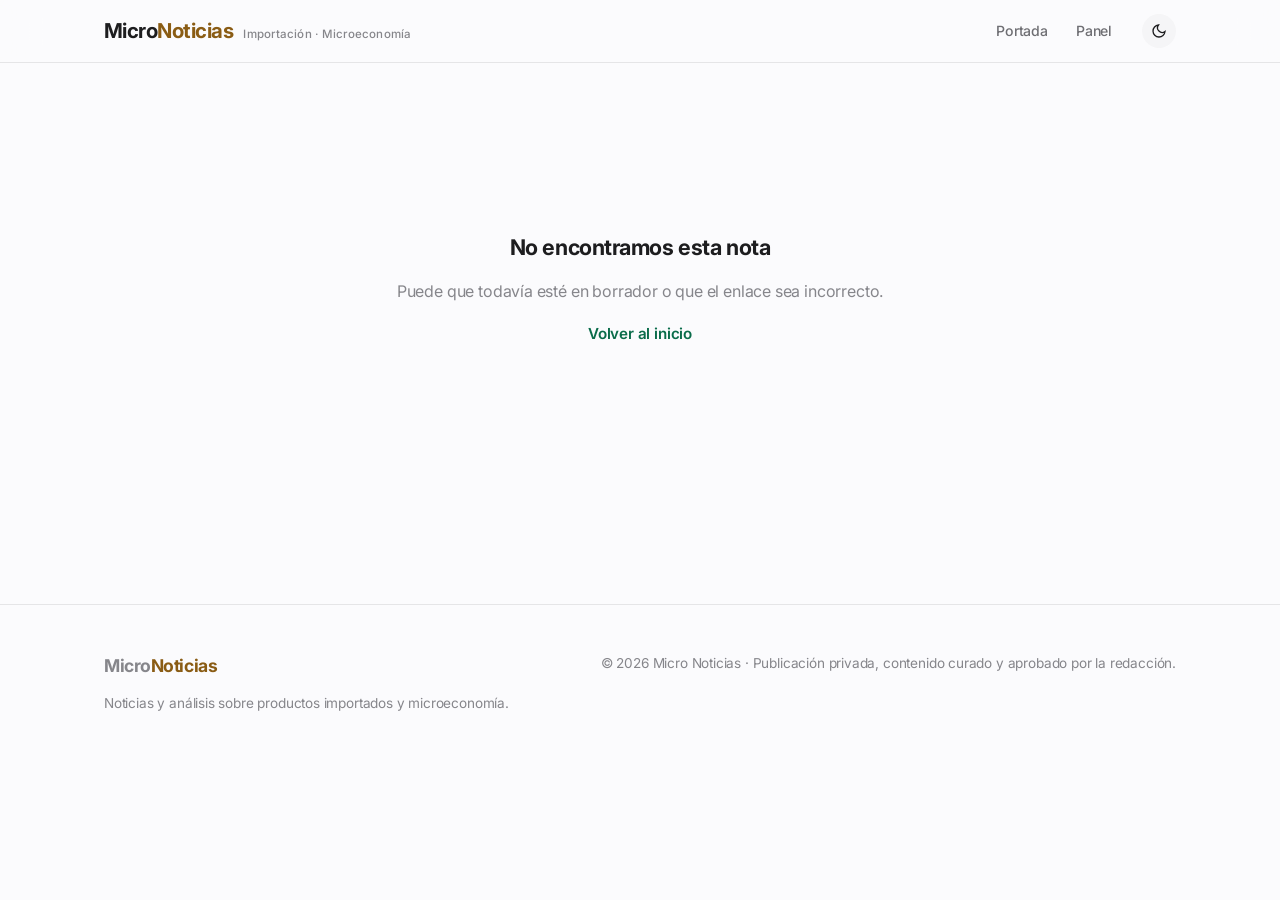
<file: nota.html>
<!doctype html>
<html lang="es">
<head>
<meta charset="UTF-8">
<meta name="viewport" content="width=device-width, initial-scale=1">
<title>Nota — Micro Noticias</title>
<meta name="description" content="Análisis y noticias sobre productos importados, tipo de cambio, aranceles y microeconomía aplicada.">
<meta name="robots" content="index, follow">
<link rel="canonical" href="https://diallop96.github.io/micro-noticias/nota.html" id="canonical-link">
<link rel="icon" href="data:image/svg+xml,<svg xmlns=%22http://www.w3.org/2000/svg%22 viewBox=%220 0 100 100%22><text y=%22.9em%22 font-size=%2290%22>📈</text></svg>">

<meta property="og:type" content="article">
<meta property="og:site_name" content="Micro Noticias">
<meta property="og:locale" content="es_AR">
<meta property="og:title" content="Micro Noticias" id="og-title">
<meta property="og:description" content="Análisis y noticias sobre productos importados, tipo de cambio, aranceles y microeconomía aplicada." id="og-description">
<meta property="og:url" content="https://diallop96.github.io/micro-noticias/" id="og-url">
<meta property="og:image" content="https://images.unsplash.com/photo-1494412574643-ff11b0a5c1c3?auto=format&fit=crop&w=1600&q=80" id="og-image">
<meta name="twitter:card" content="summary_large_image">
<meta name="twitter:title" content="Micro Noticias" id="twitter-title">
<meta name="twitter:description" content="Análisis y noticias sobre productos importados, tipo de cambio, aranceles y microeconomía aplicada." id="twitter-description">
<meta name="twitter:image" content="https://images.unsplash.com/photo-1494412574643-ff11b0a5c1c3?auto=format&fit=crop&w=1600&q=80" id="twitter-image">

<link rel="preconnect" href="https://fonts.googleapis.com">
<link rel="preconnect" href="https://fonts.gstatic.com" crossorigin>

<script>
  (function () {
    try {
      var saved = localStorage.getItem('mn-theme');
      var theme = saved || (window.matchMedia('(prefers-color-scheme: dark)').matches ? 'dark' : 'light');
      document.documentElement.setAttribute('data-theme', theme);
    } catch (e) {}
  })();
</script>
<link rel="stylesheet" href="css/styles.css">
</head>
<body>
<a class="skip-link" href="#main">Saltar al contenido</a>

<header class="site-header">
  <div class="site-header__inner">
    <a class="brand" href="index.html">
      <span class="brand__mark">Micro<span>Noticias</span></span>
      <span class="brand__tag">Importación · Microeconomía</span>
    </a>
    <nav class="site-nav">
      <div class="site-nav__links">
        <a href="index.html">Portada</a>
        <a href="admin/index.html">Panel</a>
      </div>
      <button class="theme-toggle" type="button" aria-label="Cambiar tema">
        <svg class="icon-moon" viewBox="0 0 24 24" fill="none" stroke="currentColor" stroke-width="2"><path d="M21 12.79A9 9 0 1111.21 3 7 7 0 0021 12.79z"/></svg>
        <svg class="icon-sun" viewBox="0 0 24 24" fill="none" stroke="currentColor" stroke-width="2"><circle cx="12" cy="12" r="4"/><path d="M12 2v2M12 20v2M4.93 4.93l1.41 1.41M17.66 17.66l1.41 1.41M2 12h2M20 12h2M6.34 17.66l-1.41 1.41M19.07 4.93l-1.41 1.41"/></svg>
      </button>
    </nav>
  </div>
</header>

<main id="main">
  <div class="container">
    <article class="article" id="article-root">
      <div class="skeleton" style="height:14px;width:120px;margin-bottom:18px;"></div>
      <div class="skeleton" style="height:46px;width:95%;margin-bottom:10px;"></div>
      <div class="skeleton" style="height:46px;width:70%;margin-bottom:24px;"></div>
      <div class="skeleton" style="height:300px;width:100%;"></div>
    </article>
  </div>
</main>

<footer class="site-footer">
  <div class="container site-footer__inner">
    <div>
      <div class="brand__mark" style="font-size:1.1rem;">Micro<span>Noticias</span></div>
      <p>Noticias y análisis sobre productos importados y microeconomía.</p>
    </div>
    <div>© <span id="year"></span> Micro Noticias · Publicación privada, contenido curado y aprobado por la redacción.</div>
  </div>
</footer>

<script src="js/markdown.js"></script>
<script src="js/theme.js"></script>
<script src="js/site.js"></script>
</body>
</html>
</file>
<file: css/styles.css>
/* ============================================================
   Micro Noticias — Design System
   Premium, minimal, estilo Apple: mucho blanco, tipografía grande
   y ajustada, vidrio esmerilado, movimiento sutil.
   ============================================================ */

@import url('https://fonts.googleapis.com/css2?family=Inter:wght@400;500;600;700;800&family=JetBrains+Mono:wght@400;500&display=swap');

:root {
  --bg: #fbfbfd;
  --bg-elevated: #ffffff;
  --bg-subtle: #f5f5f7;
  --text: #1d1d1f;
  --text-muted: #6e6e73;
  --text-faint: #86868b;
  --border: #e5e5e7;
  --border-strong: #d2d2d7;
  --accent: #a5721f;
  --accent-strong: #8a5c14;
  --accent-soft: #f4e9d4;
  --link: #0a6c4a;
  --shadow: 220 15% 20%;
  --badge-bg: transparent;
  --badge-text: #3c5240;
  --scrollbar: #d2d2d7;

  --font-display: -apple-system, BlinkMacSystemFont, 'Inter', 'Segoe UI', Roboto, sans-serif;
  --font-body: -apple-system, BlinkMacSystemFont, 'Inter', 'Segoe UI', Roboto, sans-serif;
  --font-mono: 'JetBrains Mono', ui-monospace, monospace;

  color-scheme: light;
}

:root[data-theme="dark"] {
  --bg: #000000;
  --bg-elevated: #1d1d1f;
  --bg-subtle: #161617;
  --text: #f5f5f7;
  --text-muted: #a1a1a6;
  --text-faint: #6e6e73;
  --border: #2a2a2c;
  --border-strong: #3a3a3c;
  --accent: #e0ac57;
  --accent-strong: #edc07a;
  --accent-soft: #2b2416;
  --link: #6fd6ab;
  --shadow: 0 0% 0%;
  --badge-bg: transparent;
  --badge-text: #8fbf9f;
  --scrollbar: #3a3a3c;
  color-scheme: dark;
}

@media (prefers-color-scheme: dark) {
  :root:not([data-theme="light"]) {
    --bg: #000000;
    --bg-elevated: #1d1d1f;
    --bg-subtle: #161617;
    --text: #f5f5f7;
    --text-muted: #a1a1a6;
    --text-faint: #6e6e73;
    --border: #2a2a2c;
    --border-strong: #3a3a3c;
    --accent: #e0ac57;
    --accent-strong: #edc07a;
    --accent-soft: #2b2416;
    --link: #6fd6ab;
    --shadow: 0 0% 0%;
    --badge-bg: transparent;
    --badge-text: #8fbf9f;
    --scrollbar: #3a3a3c;
    color-scheme: dark;
  }
}

* { box-sizing: border-box; }

html { scroll-behavior: smooth; }

body {
  margin: 0;
  background: var(--bg);
  color: var(--text);
  font-family: var(--font-body);
  font-size: 16px;
  line-height: 1.5;
  letter-spacing: -0.011em;
  -webkit-font-smoothing: antialiased;
  transition: background-color .3s ease, color .3s ease;
}

img { max-width: 100%; display: block; }

a { color: inherit; text-decoration: none; }

.container {
  max-width: 1120px;
  margin: 0 auto;
  padding: 0 24px;
}

/* ---------- Header ---------- */

.site-header {
  position: sticky;
  top: 0;
  z-index: 50;
  background: color-mix(in srgb, var(--bg) 70%, transparent);
  backdrop-filter: blur(20px) saturate(180%);
  -webkit-backdrop-filter: blur(20px) saturate(180%);
  border-bottom: 1px solid var(--border);
}

.site-header__inner {
  display: flex;
  align-items: center;
  justify-content: space-between;
  padding: 14px 24px;
  max-width: 1120px;
  margin: 0 auto;
  gap: 16px;
}

.brand {
  display: flex;
  align-items: baseline;
  gap: 10px;
}

.brand__mark {
  font-family: var(--font-display);
  font-weight: 700;
  font-size: 1.28rem;
  letter-spacing: -0.025em;
}

.brand__mark span { color: var(--accent-strong); font-weight: 700; }

.brand__tag {
  font-size: .72rem;
  letter-spacing: .02em;
  color: var(--text-faint);
  font-weight: 500;
  display: none;
}

@media (min-width: 640px) {
  .brand__tag { display: inline; }
}

.site-nav {
  display: flex;
  align-items: center;
  gap: 28px;
}

.site-nav__links {
  display: none;
  gap: 24px;
  font-size: .88rem;
  font-weight: 500;
  color: var(--text-muted);
}

@media (min-width: 780px) {
  .site-nav__links { display: flex; }
}

.site-nav__links a { padding: 6px 2px; transition: color .2s ease; }
.site-nav__links a:hover, .site-nav__links a.active { color: var(--text); }

.theme-toggle {
  display: inline-flex;
  align-items: center;
  justify-content: center;
  width: 34px;
  height: 34px;
  border-radius: 999px;
  border: none;
  background: var(--bg-subtle);
  cursor: pointer;
  color: var(--text);
  transition: background .2s ease, transform .2s ease;
}
.theme-toggle:hover { transform: scale(1.06); }
.theme-toggle svg { width: 16px; height: 16px; }
.theme-toggle .icon-sun { display: none; }
:root[data-theme="dark"] .theme-toggle .icon-moon { display: none; }
:root[data-theme="dark"] .theme-toggle .icon-sun { display: block; }

/* ---------- Hero / Featured ---------- */

.hero {
  padding: 72px 0 56px;
}

.hero__eyebrow {
  font-size: .82rem;
  font-weight: 600;
  color: var(--accent-strong);
  margin-bottom: 18px;
  letter-spacing: -0.005em;
}

.featured {
  display: grid;
  grid-template-columns: 1fr;
  gap: 40px;
}

@media (min-width: 900px) {
  .featured { grid-template-columns: 1.05fr .95fr; align-items: center; gap: 56px; }
}

.featured__media {
  aspect-ratio: 4/3;
  border-radius: 24px;
  overflow: hidden;
  background: var(--bg-subtle);
  box-shadow: 0 30px 60px -30px hsl(var(--shadow) / 0.35);
}
.featured__media img { width: 100%; height: 100%; object-fit: cover; }

.featured__title {
  font-family: var(--font-display);
  font-size: clamp(2.1rem, 4.2vw, 3.4rem);
  line-height: 1.05;
  font-weight: 700;
  letter-spacing: -0.035em;
  margin: 0 0 18px;
}

.featured__excerpt {
  color: var(--text-muted);
  font-size: 1.15rem;
  line-height: 1.5;
  margin: 0 0 26px;
  letter-spacing: -0.012em;
}

.badge {
  display: inline-flex;
  align-items: center;
  gap: 6px;
  background: var(--badge-bg);
  color: var(--badge-text);
  font-size: .74rem;
  font-weight: 700;
  text-transform: uppercase;
  letter-spacing: .04em;
  padding: 0;
}

.meta-line {
  display: flex;
  align-items: center;
  gap: 8px;
  color: var(--text-faint);
  font-size: .85rem;
  margin-top: 16px;
  font-weight: 500;
}

.meta-line .dot::before { content: "\2022"; }

.btn {
  display: inline-flex;
  align-items: center;
  gap: 6px;
  font-weight: 600;
  font-size: .95rem;
  color: var(--link);
  margin-top: 4px;
}
.btn svg { width: 15px; height: 15px; transition: transform .2s ease; }
.featured__title-link:hover .btn svg,
.btn:hover svg { transform: translateX(4px); }

/* ---------- Section headers ---------- */

.section-title {
  font-family: var(--font-display);
  font-size: 1.6rem;
  font-weight: 700;
  margin: 0;
  letter-spacing: -0.03em;
}

.section-head {
  display: flex;
  align-items: baseline;
  justify-content: space-between;
  flex-wrap: wrap;
  gap: 16px;
  margin: 88px 0 32px;
}

.filter-row {
  display: flex;
  gap: 8px;
  flex-wrap: wrap;
}

.filter-chip {
  font-size: .82rem;
  font-weight: 600;
  padding: 8px 16px;
  border-radius: 999px;
  border: none;
  color: var(--text-muted);
  background: var(--bg-subtle);
  cursor: pointer;
  transition: all .2s ease;
}
.filter-chip:hover { color: var(--text); }
.filter-chip.active { background: var(--text); color: var(--bg); }
:root[data-theme="dark"] .filter-chip.active { background: var(--accent-strong); color: #1a1406; }

/* ---------- Note grid / cards ---------- */

.note-grid {
  display: grid;
  grid-template-columns: 1fr;
  gap: 36px;
  padding-bottom: 24px;
}

@media (min-width: 640px) {
  .note-grid { grid-template-columns: repeat(2, 1fr); }
}
@media (min-width: 960px) {
  .note-grid { grid-template-columns: repeat(3, 1fr); }
}

.note-card {
  display: flex;
  flex-direction: column;
  background: var(--bg-elevated);
  border: none;
  border-radius: 20px;
  overflow: hidden;
  box-shadow: 0 1px 2px hsl(var(--shadow) / 0.06), 0 1px 6px hsl(var(--shadow) / 0.04);
  transition: transform .35s cubic-bezier(.2,.8,.2,1), box-shadow .35s cubic-bezier(.2,.8,.2,1);
}
:root[data-theme="dark"] .note-card { box-shadow: none; border: 1px solid var(--border); }
.note-card:hover {
  transform: translateY(-6px);
  box-shadow: 0 24px 48px -20px hsl(var(--shadow) / 0.28);
}

.note-card__media {
  aspect-ratio: 16/11;
  background: var(--bg-subtle);
  overflow: hidden;
}
.note-card__media img { width: 100%; height: 100%; object-fit: cover; transition: transform .6s cubic-bezier(.2,.8,.2,1); }
.note-card:hover .note-card__media img { transform: scale(1.06); }

.note-card__body {
  padding: 22px 24px 26px;
  display: flex;
  flex-direction: column;
  gap: 10px;
  flex: 1;
}

.note-card__title {
  font-family: var(--font-display);
  font-size: 1.2rem;
  font-weight: 700;
  line-height: 1.28;
  letter-spacing: -0.02em;
}

.note-card__excerpt {
  color: var(--text-muted);
  font-size: .92rem;
  line-height: 1.5;
  letter-spacing: -0.006em;
  flex: 1;
}

/* ---------- Newsletter / CTA strip ---------- */

.cta-strip {
  margin-top: 72px;
  padding: 56px 48px;
  border-radius: 28px;
  background: var(--bg-subtle);
  text-align: center;
  display: flex;
  flex-direction: column;
  align-items: center;
  gap: 18px;
}
.cta-strip h3 { font-family: var(--font-display); font-size: 1.7rem; font-weight: 700; letter-spacing: -0.03em; margin: 0; }
.cta-strip p { margin: 0; color: var(--text-muted); font-size: 1.02rem; max-width: 42ch; }
.cta-strip .btn {
  margin-top: 8px;
  background: var(--text);
  color: var(--bg);
  padding: 12px 26px;
  border-radius: 999px;
  font-size: .92rem;
}
:root[data-theme="dark"] .cta-strip .btn { background: var(--accent-strong); color: #1a1406; }
.cta-strip .btn svg { stroke: currentColor; }

/* ---------- Footer ---------- */

.site-footer {
  border-top: 1px solid var(--border);
  margin-top: 80px;
  padding: 48px 0 64px;
  color: var(--text-faint);
  font-size: .85rem;
}
.site-footer__inner {
  display: flex;
  flex-wrap: wrap;
  justify-content: space-between;
  gap: 20px;
}
.site-footer a:hover { color: var(--accent-strong); }

/* ---------- Note detail page ---------- */

.article {
  padding: 56px 0 72px;
  max-width: 720px;
  margin: 0 auto;
}

.article__eyebrow { display: flex; align-items: center; gap: 10px; margin-bottom: 22px; }

.article__title {
  font-family: var(--font-display);
  font-size: clamp(2.1rem, 4.6vw, 3.2rem);
  line-height: 1.06;
  font-weight: 700;
  letter-spacing: -0.035em;
  margin: 0 0 20px;
}

.article__excerpt {
  font-size: 1.25rem;
  color: var(--text-muted);
  font-family: var(--font-display);
  font-weight: 400;
  line-height: 1.45;
  letter-spacing: -0.012em;
  margin-bottom: 24px;
}

.article__media {
  border-radius: 20px;
  overflow: hidden;
  margin: 30px 0;
  background: var(--bg-subtle);
  box-shadow: 0 30px 60px -30px hsl(var(--shadow) / 0.3);
}

.article__body {
  font-size: 1.13rem;
  line-height: 1.7;
  letter-spacing: -0.011em;
  color: var(--text);
}
.article__body h2 {
  font-family: var(--font-display);
  font-size: 1.6rem;
  margin: 2em 0 .6em;
  font-weight: 700;
  letter-spacing: -0.02em;
}
.article__body h3 {
  font-family: var(--font-display);
  font-size: 1.28rem;
  margin: 1.8em 0 .5em;
  font-weight: 700;
  letter-spacing: -0.015em;
}
.article__body p { margin: 0 0 1.2em; }
.article__body ul, .article__body ol { margin: 0 0 1.2em; padding-left: 1.4em; }
.article__body li { margin-bottom: .5em; }
.article__body blockquote {
  margin: 1.8em 0;
  padding: 4px 0 4px 22px;
  border-left: 3px solid var(--accent);
  color: var(--text-muted);
  font-style: normal;
  font-family: var(--font-display);
  font-weight: 500;
  font-size: 1.15rem;
  letter-spacing: -0.015em;
}
.article__body strong { font-weight: 700; }
.article__body a { color: var(--link); text-decoration: underline; text-underline-offset: 3px; }
.article__body code {
  font-family: var(--font-mono);
  background: var(--bg-subtle);
  padding: .15em .4em;
  border-radius: 5px;
  font-size: .9em;
}

.article__divider { border: none; border-top: 1px solid var(--border); margin: 48px 0; }

/* ---------- Compartir ---------- */

.share-bar {
  display: flex;
  align-items: center;
  gap: 10px;
  flex-wrap: wrap;
}

.share-bar--top {
  margin: 22px 0 6px;
  padding-top: 22px;
  border-top: 1px solid var(--border);
}

.share-bar__label {
  font-size: .78rem;
  font-weight: 600;
  color: var(--text-faint);
}

.share-btn {
  display: inline-flex;
  align-items: center;
  justify-content: center;
  width: 36px;
  height: 36px;
  border-radius: 999px;
  border: none;
  background: var(--bg-subtle);
  color: var(--text-muted);
  transition: color .2s ease, transform .2s ease, background .2s ease;
  flex-shrink: 0;
  cursor: pointer;
}
.share-btn svg { width: 17px; height: 17px; }
.share-btn:hover { transform: translateY(-2px); color: var(--bg-elevated); }
.share-btn.whatsapp:hover { background: #25d366; }
.share-btn.facebook:hover { background: #1877f2; }
.share-btn.x:hover { background: #000; }
:root[data-theme="dark"] .share-btn.x:hover { background: #fff; color: #000; }
.share-btn.linkedin:hover { background: #0a66c2; }
.share-btn.copy-link:hover { background: var(--accent); color: #1a1406; }
.share-btn.copy-link.copied { background: #34c759; color: #fff; }

.share-card {
  margin-top: 56px;
  padding: 36px 40px;
  border-radius: 24px;
  background: var(--bg-subtle);
  display: flex;
  flex-wrap: wrap;
  align-items: center;
  justify-content: space-between;
  gap: 20px;
}
.share-card__title { font-family: var(--font-display); font-size: 1.15rem; font-weight: 700; letter-spacing: -0.02em; margin: 0 0 3px; }
.share-card__subtitle { font-size: .88rem; color: var(--text-muted); margin: 0; }
.share-card .share-bar { gap: 12px; }
.share-card .share-btn { width: 44px; height: 44px; background: var(--bg-elevated); }
.share-card .share-btn svg { width: 19px; height: 19px; }

/* ---------- Reveal on scroll ---------- */

.reveal {
  opacity: 0;
  transform: translateY(28px);
  transition: opacity .7s cubic-bezier(.2,.8,.2,1), transform .7s cubic-bezier(.2,.8,.2,1);
}
.reveal.is-visible {
  opacity: 1;
  transform: translateY(0);
}
@media (prefers-reduced-motion: reduce) {
  .reveal { opacity: 1; transform: none; transition: none; }
}

/* ---------- Empty / error states ---------- */

.empty-state {
  text-align: center;
  padding: 90px 20px;
  color: var(--text-faint);
}
.empty-state h3 { font-family: var(--font-display); color: var(--text); font-weight: 700; letter-spacing: -0.02em; font-size: 1.35rem; margin-bottom: 8px; }

.skeleton {
  background: linear-gradient(90deg, var(--bg-subtle) 25%, var(--border) 37%, var(--bg-subtle) 63%);
  background-size: 400% 100%;
  animation: skeleton-loading 1.4s ease infinite;
  border-radius: 12px;
}
@keyframes skeleton-loading {
  0% { background-position: 100% 50%; }
  100% { background-position: 0 50%; }
}

/* ---------- Misc ---------- */

::selection { background: var(--accent-soft); color: var(--text); }

::-webkit-scrollbar { width: 10px; height: 10px; }
::-webkit-scrollbar-track { background: transparent; }
::-webkit-scrollbar-thumb { background: var(--scrollbar); border-radius: 8px; }

.visually-hidden {
  position: absolute; width: 1px; height: 1px; padding: 0; margin: -1px;
  overflow: hidden; clip: rect(0,0,0,0); white-space: nowrap; border: 0;
}

.skip-link {
  position: absolute;
  left: -999px;
  top: 0;
  background: var(--accent);
  color: #1a1406;
  padding: 10px 16px;
  z-index: 100;
  border-radius: 0 0 8px 0;
  font-weight: 700;
  font-size: .85rem;
}
.skip-link:focus { left: 0; }
</file>
<file: admin/admin.css>
/* Admin-panel-only styles. Depends on css/styles.css for variables/fonts. */

.admin-shell { min-height: 100vh; display: flex; flex-direction: column; }

.admin-header {
  display: flex;
  align-items: center;
  justify-content: space-between;
  padding: 16px 24px;
  border-bottom: 1px solid var(--border);
  background: var(--bg-elevated);
}
.admin-header__right { display: flex; align-items: center; gap: 12px; }

.pill {
  font-size: .72rem;
  font-weight: 700;
  padding: 4px 10px;
  border-radius: 999px;
  background: var(--badge-bg);
  color: var(--badge-text);
  text-transform: uppercase;
  letter-spacing: .05em;
}

.btn-plain {
  font-family: var(--font-body);
  font-size: .85rem;
  font-weight: 600;
  padding: 8px 14px;
  border-radius: 8px;
  border: 1px solid var(--border-strong);
  background: var(--bg-elevated);
  color: var(--text);
  cursor: pointer;
  transition: border-color .15s, background .15s;
}
.btn-plain:hover { border-color: var(--accent); }
.btn-plain:disabled { opacity: .5; cursor: not-allowed; }

.btn-primary {
  background: var(--accent);
  border-color: var(--accent);
  color: #1a1406;
}
.btn-primary:hover { background: var(--accent-strong); border-color: var(--accent-strong); }

.btn-danger { color: #b3432f; border-color: #b3432f33; }
.btn-danger:hover { background: #b3432f14; border-color: #b3432f; }

/* Login screen */

.login-screen {
  flex: 1;
  display: flex;
  align-items: center;
  justify-content: center;
  padding: 24px;
}
.login-card {
  width: 100%;
  max-width: 380px;
  background: var(--bg-elevated);
  border: 1px solid var(--border);
  border-radius: 16px;
  padding: 32px;
  text-align: center;
}
.login-card h1 { font-family: var(--font-display); font-size: 1.4rem; margin: 4px 0 6px; }
.login-card p { color: var(--text-muted); font-size: .88rem; margin: 0 0 22px; }
.login-card input {
  width: 100%;
  font-size: 1.4rem;
  letter-spacing: .3em;
  text-align: center;
  font-family: var(--font-mono);
  padding: 12px;
  border-radius: 10px;
  border: 1px solid var(--border-strong);
  background: var(--bg);
  color: var(--text);
  margin-bottom: 14px;
}
.login-card input:focus { outline: 2px solid var(--accent); outline-offset: 1px; }
.login-error {
  color: #b3432f;
  font-size: .82rem;
  min-height: 1.2em;
  margin-bottom: 10px;
}
.login-hint {
  margin-top: 18px;
  font-size: .76rem;
  color: var(--text-faint);
  line-height: 1.5;
}

/* Dashboard layout */

.admin-main {
  flex: 1;
  display: grid;
  grid-template-columns: 1fr;
  gap: 0;
}
@media (min-width: 980px) {
  .admin-main { grid-template-columns: 340px 1fr; }
}

.notes-panel {
  border-right: 1px solid var(--border);
  padding: 20px;
  max-height: none;
}
@media (min-width: 980px) {
  .notes-panel { max-height: calc(100vh - 65px); overflow-y: auto; position: sticky; top: 65px; }
}

.notes-panel__head {
  display: flex;
  align-items: center;
  justify-content: space-between;
  margin-bottom: 14px;
}

.status-tabs { display: flex; gap: 6px; margin-bottom: 14px; }
.status-tabs button {
  flex: 1;
  font-size: .78rem;
  font-weight: 700;
  padding: 7px;
  border-radius: 8px;
  border: 1px solid var(--border-strong);
  background: var(--bg-elevated);
  color: var(--text-muted);
  cursor: pointer;
}
.status-tabs button.active { background: var(--text); color: var(--bg); border-color: var(--text); }
:root[data-theme="dark"] .status-tabs button.active { background: var(--accent-strong); color: #1a1406; border-color: var(--accent-strong); }

.note-list-item {
  display: block;
  width: 100%;
  text-align: left;
  padding: 12px 12px;
  border-radius: 10px;
  border: 1px solid transparent;
  background: transparent;
  cursor: pointer;
  margin-bottom: 6px;
}
.note-list-item:hover { background: var(--bg-subtle); }
.note-list-item.active { background: var(--bg-subtle); border-color: var(--border-strong); }
.note-list-item__title { font-weight: 600; font-size: .92rem; margin-bottom: 4px; }
.note-list-item__meta { display: flex; gap: 8px; align-items: center; font-size: .74rem; color: var(--text-faint); }
.dot-draft { color: #b3432f; }
.dot-published { color: #3c8a5c; }

.editor-panel { padding: 24px; }

.editor-grid {
  display: grid;
  grid-template-columns: 1fr;
  gap: 24px;
}
@media (min-width: 1280px) {
  .editor-grid { grid-template-columns: 1fr 1fr; }
}

.field { margin-bottom: 16px; }
.field label { display: block; font-size: .82rem; font-weight: 700; margin-bottom: 6px; color: var(--text-muted); }
.field input, .field select, .field textarea {
  width: 100%;
  font-family: var(--font-body);
  font-size: .95rem;
  padding: 10px 12px;
  border-radius: 8px;
  border: 1px solid var(--border-strong);
  background: var(--bg-elevated);
  color: var(--text);
}
.field textarea { font-family: var(--font-mono); font-size: .88rem; line-height: 1.6; resize: vertical; }
.field input:focus, .field select:focus, .field textarea:focus { outline: 2px solid var(--accent); outline-offset: 1px; }
.field-row { display: grid; grid-template-columns: 1fr 1fr; gap: 14px; }
.field-hint { font-size: .74rem; color: var(--text-faint); margin-top: 4px; }
.char-count { font-size: .72rem; color: var(--text-faint); text-align: right; margin-top: 4px; }
.char-count.over { color: #b3432f; font-weight: 700; }

.form-actions { display: flex; gap: 10px; flex-wrap: wrap; margin-top: 20px; padding-top: 18px; border-top: 1px solid var(--border); }

.form-msg { font-size: .85rem; padding: 10px 12px; border-radius: 8px; margin-bottom: 16px; display: none; }
.form-msg.show { display: block; }
.form-msg.error { background: #b3432f14; color: #b3432f; border: 1px solid #b3432f33; }
.form-msg.success { background: #3c8a5c14; color: #3c8a5c; border: 1px solid #3c8a5c33; }

.preview-panel {
  border: 1px solid var(--border);
  border-radius: 14px;
  padding: 24px;
  background: var(--bg-elevated);
  max-height: 80vh;
  overflow-y: auto;
}
.preview-panel__label {
  font-size: .72rem;
  text-transform: uppercase;
  letter-spacing: .1em;
  color: var(--text-faint);
  font-weight: 700;
  margin-bottom: 14px;
}

.empty-notes { color: var(--text-faint); font-size: .85rem; padding: 20px 4px; }

/* SEO analyzer */

.seo-panel {
  border: 1px solid var(--border);
  border-radius: 14px;
  padding: 22px 24px;
  background: var(--bg-elevated);
  margin-top: 24px;
}

.seo-panel__head {
  display: flex;
  align-items: center;
  gap: 16px;
  margin-bottom: 16px;
}

.seo-score {
  width: 56px;
  height: 56px;
  border-radius: 50%;
  display: flex;
  align-items: center;
  justify-content: center;
  font-family: var(--font-display);
  font-weight: 700;
  font-size: 1.1rem;
  flex-shrink: 0;
  border: 3px solid var(--border-strong);
}
.seo-score.good { border-color: #3c8a5c; color: #3c8a5c; }
.seo-score.ok { border-color: #b3861f; color: #b3861f; }
.seo-score.bad { border-color: #b3432f; color: #b3432f; }

.seo-panel__title { font-family: var(--font-display); font-size: 1.05rem; font-weight: 600; margin: 0 0 2px; }
.seo-panel__subtitle { font-size: .8rem; color: var(--text-faint); }

.seo-checks { display: flex; flex-direction: column; gap: 10px; }

.seo-check {
  display: flex;
  gap: 10px;
  align-items: flex-start;
  font-size: .85rem;
  line-height: 1.4;
}
.seo-check__icon {
  flex-shrink: 0;
  width: 18px;
  height: 18px;
  border-radius: 50%;
  display: flex;
  align-items: center;
  justify-content: center;
  font-size: .68rem;
  font-weight: 700;
  margin-top: 1px;
}
.seo-check.good .seo-check__icon { background: #3c8a5c22; color: #3c8a5c; }
.seo-check.ok .seo-check__icon { background: #b3861f22; color: #b3861f; }
.seo-check.bad .seo-check__icon { background: #b3432f22; color: #b3432f; }
.seo-check__label { font-weight: 600; color: var(--text); }
.seo-check__detail { color: var(--text-faint); margin-top: 2px; }

/* Plan para llegar a un puntaje objetivo */

.seo-plan { margin-top: 20px; padding-top: 18px; border-top: 1px solid var(--border); }

.seo-plan__head { display: flex; align-items: center; justify-content: space-between; margin-bottom: 12px; }
.seo-plan__title { font-family: var(--font-display); font-size: .95rem; font-weight: 600; margin: 0; }

.seo-plan__done {
  display: flex; align-items: center; gap: 10px;
  font-size: .88rem; color: #3c8a5c; font-weight: 600;
  background: #3c8a5c14; border: 1px solid #3c8a5c33; border-radius: 10px; padding: 12px 14px;
}

.seo-plan__steps { display: flex; flex-direction: column; gap: 10px; counter-reset: seo-step; }

.seo-plan__step {
  display: flex; gap: 10px; align-items: flex-start;
  background: var(--bg-subtle); border: 1px solid var(--border); border-radius: 10px;
  padding: 10px 12px; font-size: .84rem;
}
.seo-plan__step-num {
  counter-increment: seo-step;
  flex-shrink: 0; width: 20px; height: 20px; border-radius: 50%;
  background: var(--accent-soft); color: var(--accent-strong);
  font-size: .72rem; font-weight: 700; display: flex; align-items: center; justify-content: center;
}
.seo-plan__step-num::before { content: counter(seo-step); }
.seo-plan__step-body { flex: 1; min-width: 0; }
.seo-plan__step-label { font-weight: 600; color: var(--text); }
.seo-plan__step-detail { color: var(--text-faint); margin-top: 2px; }
.seo-plan__step-target {
  flex-shrink: 0; font-family: var(--font-mono); font-size: .74rem; font-weight: 700;
  color: var(--accent-strong); white-space: nowrap; padding-top: 2px;
}
.seo-plan__fix-btn {
  margin-top: 6px; font-size: .76rem; font-weight: 700; padding: 4px 10px;
  border-radius: 6px; border: 1px solid var(--accent); color: var(--accent-strong);
  background: transparent; cursor: pointer;
}
.seo-plan__fix-btn:hover { background: var(--accent-soft); }
</file>
